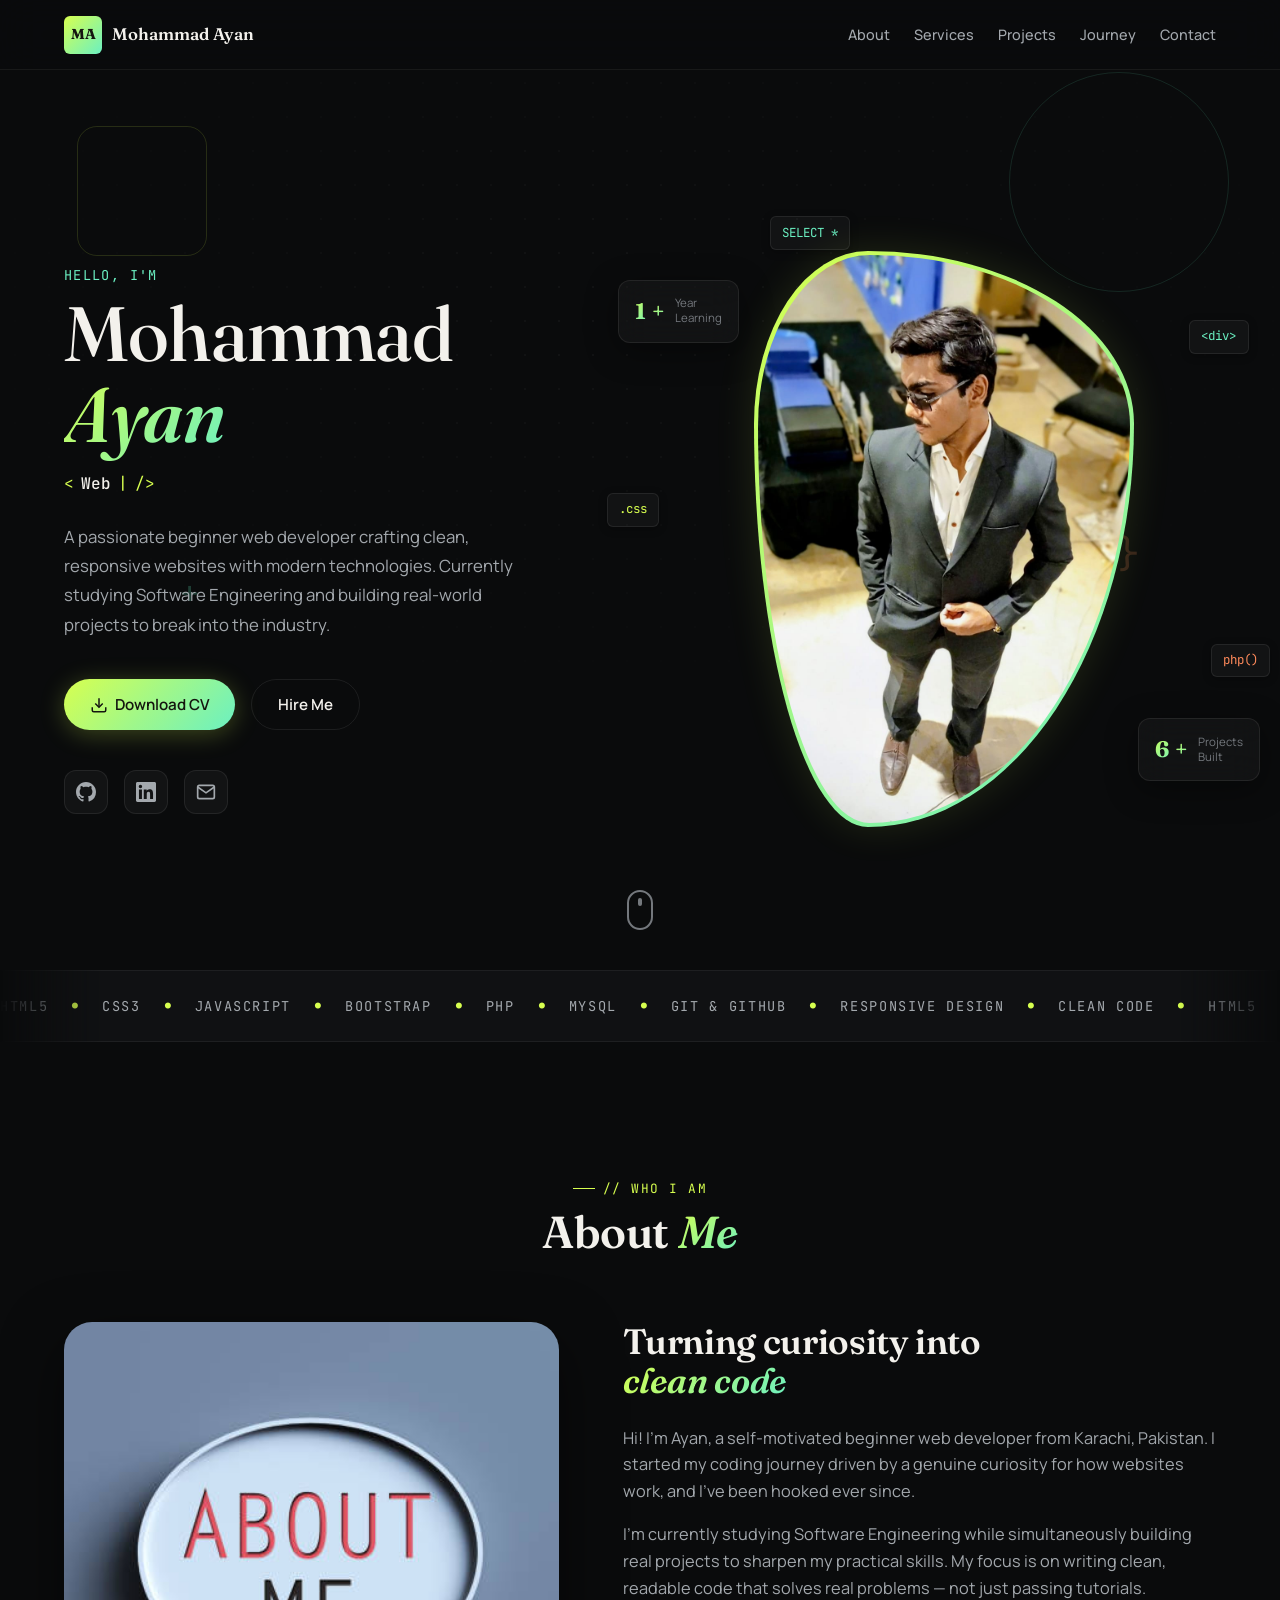
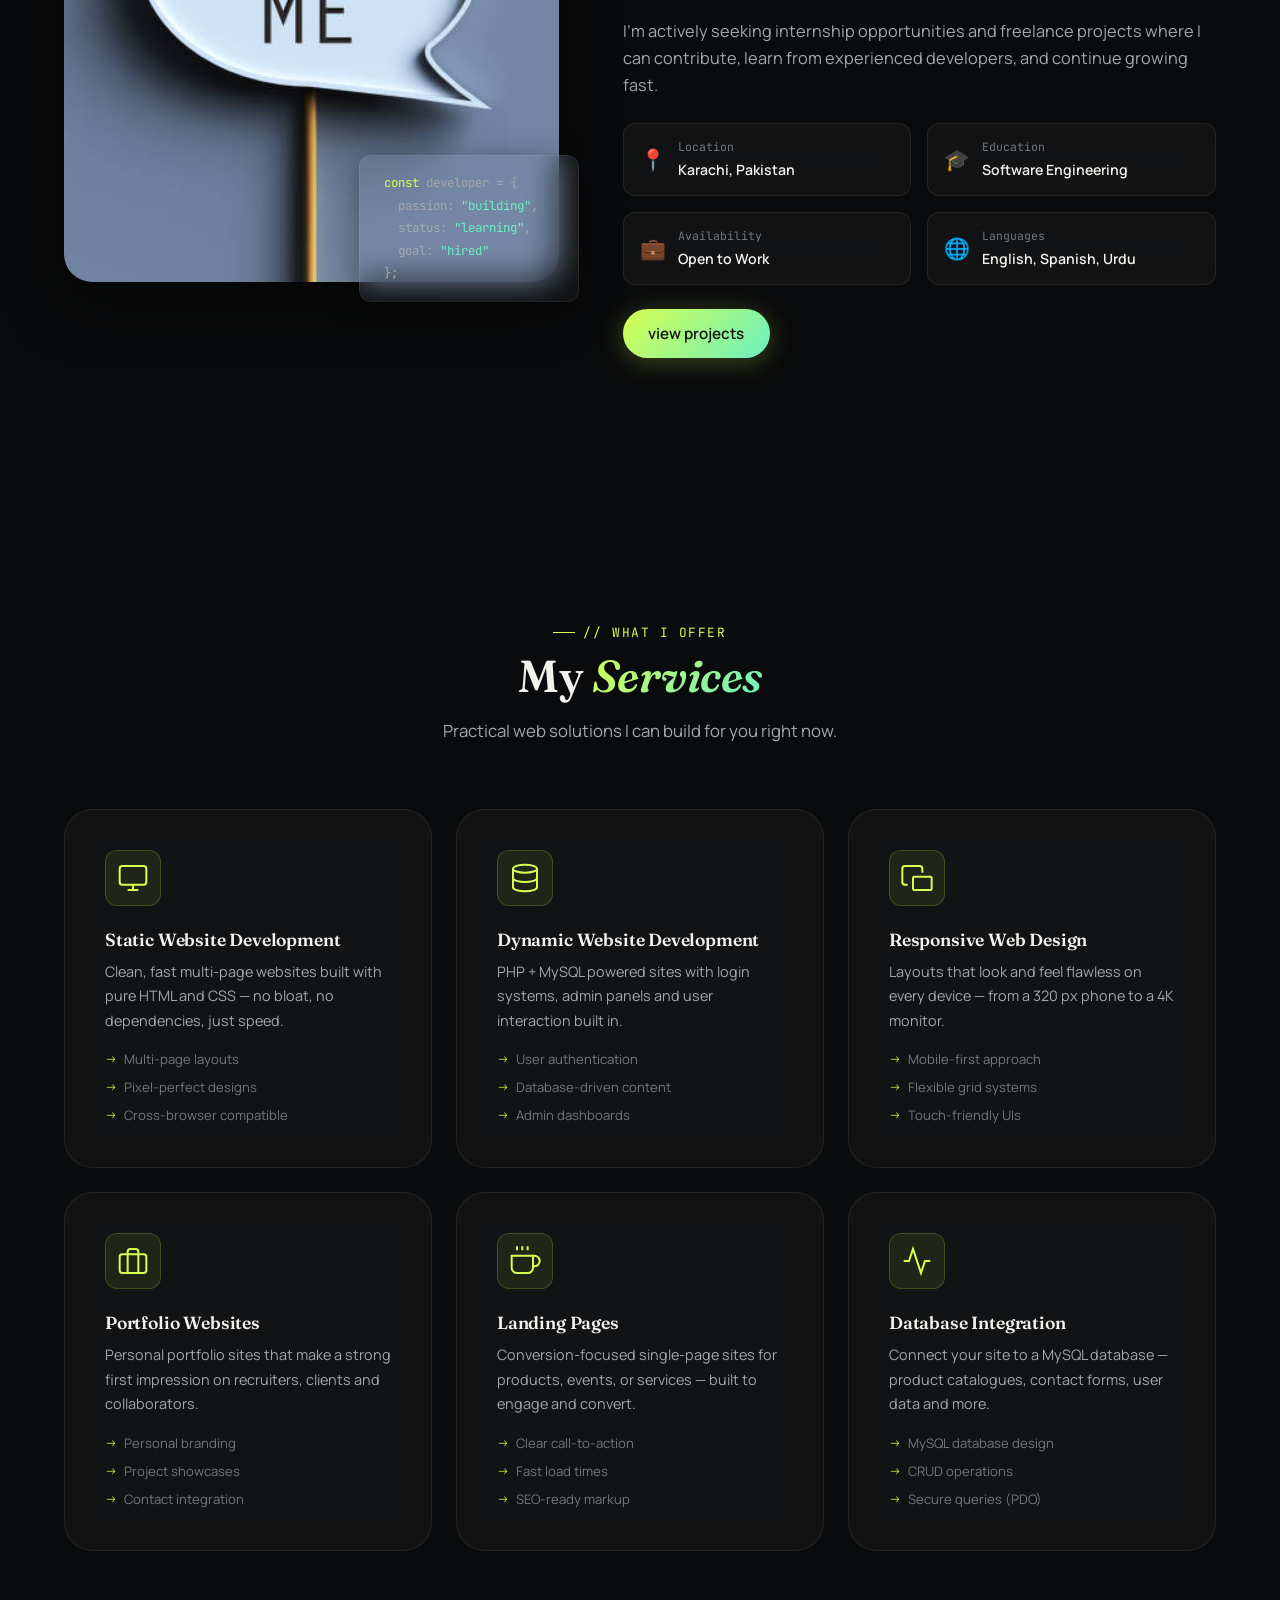
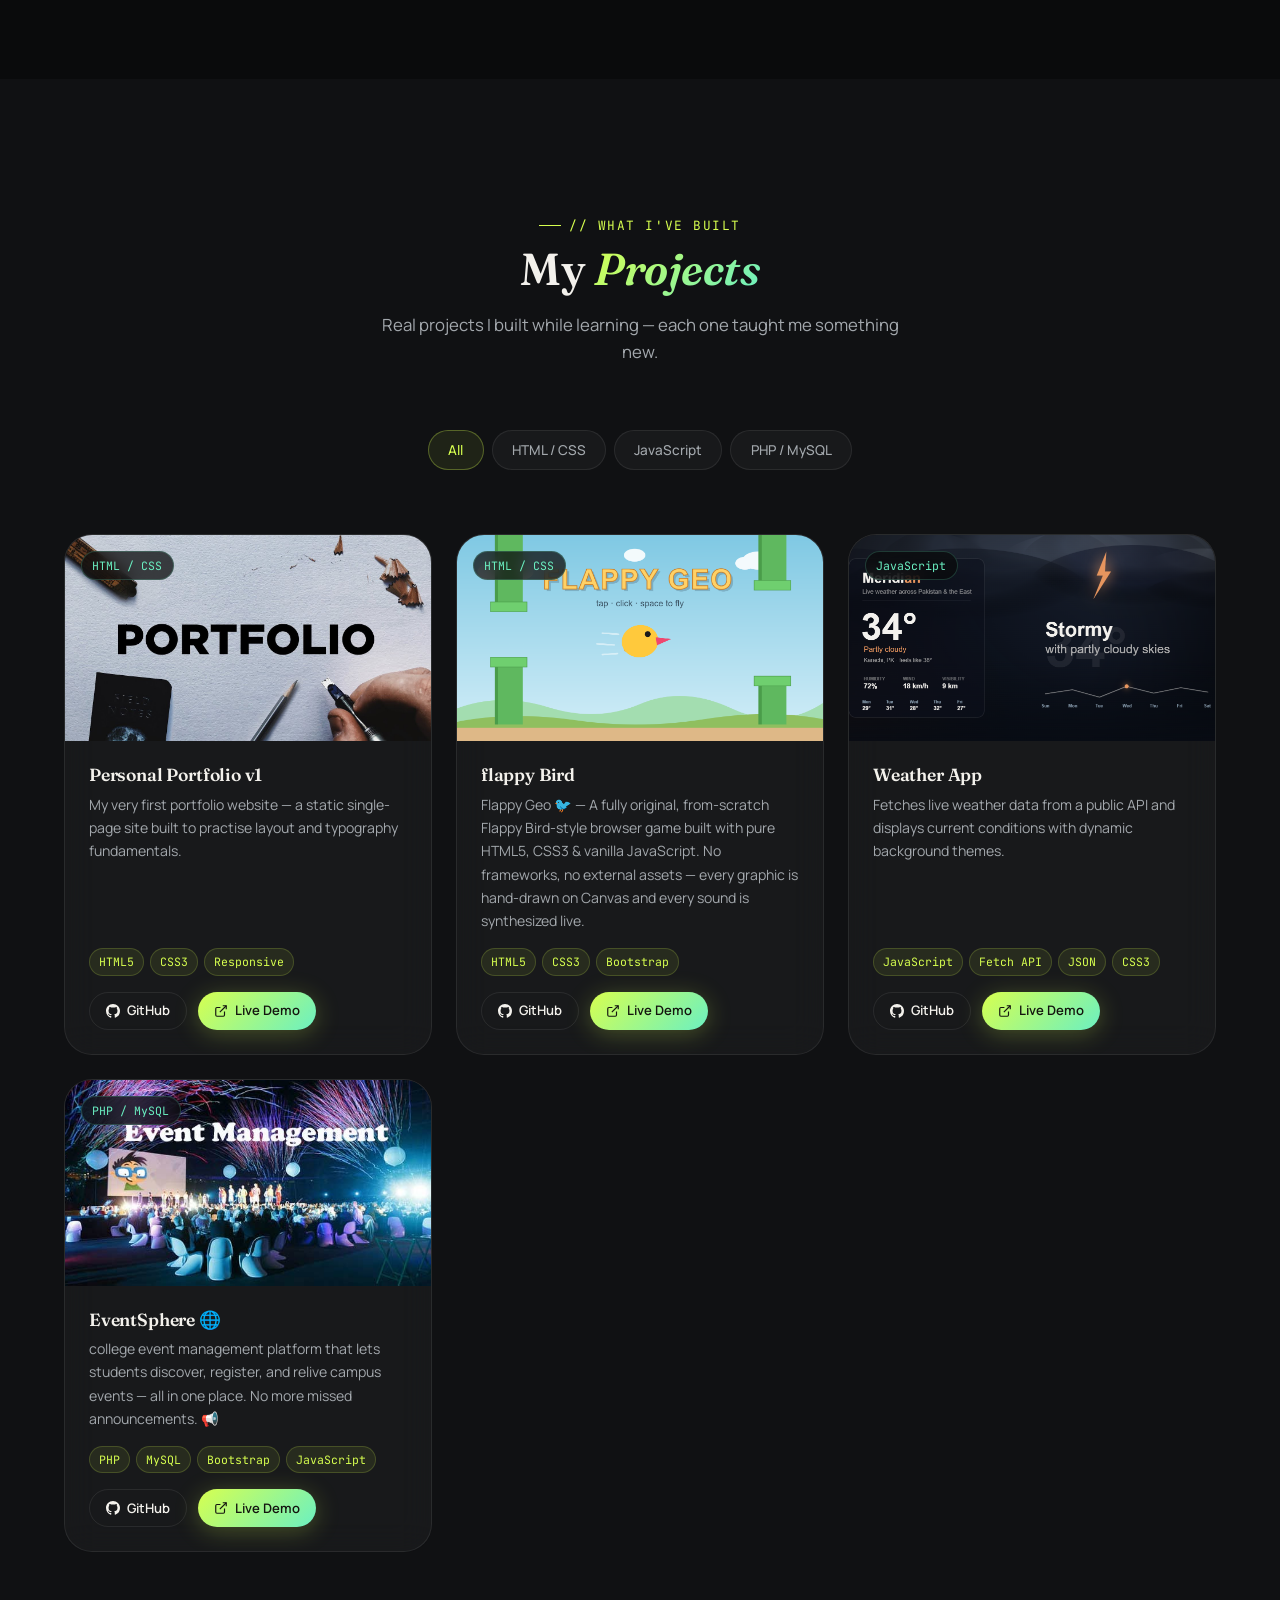
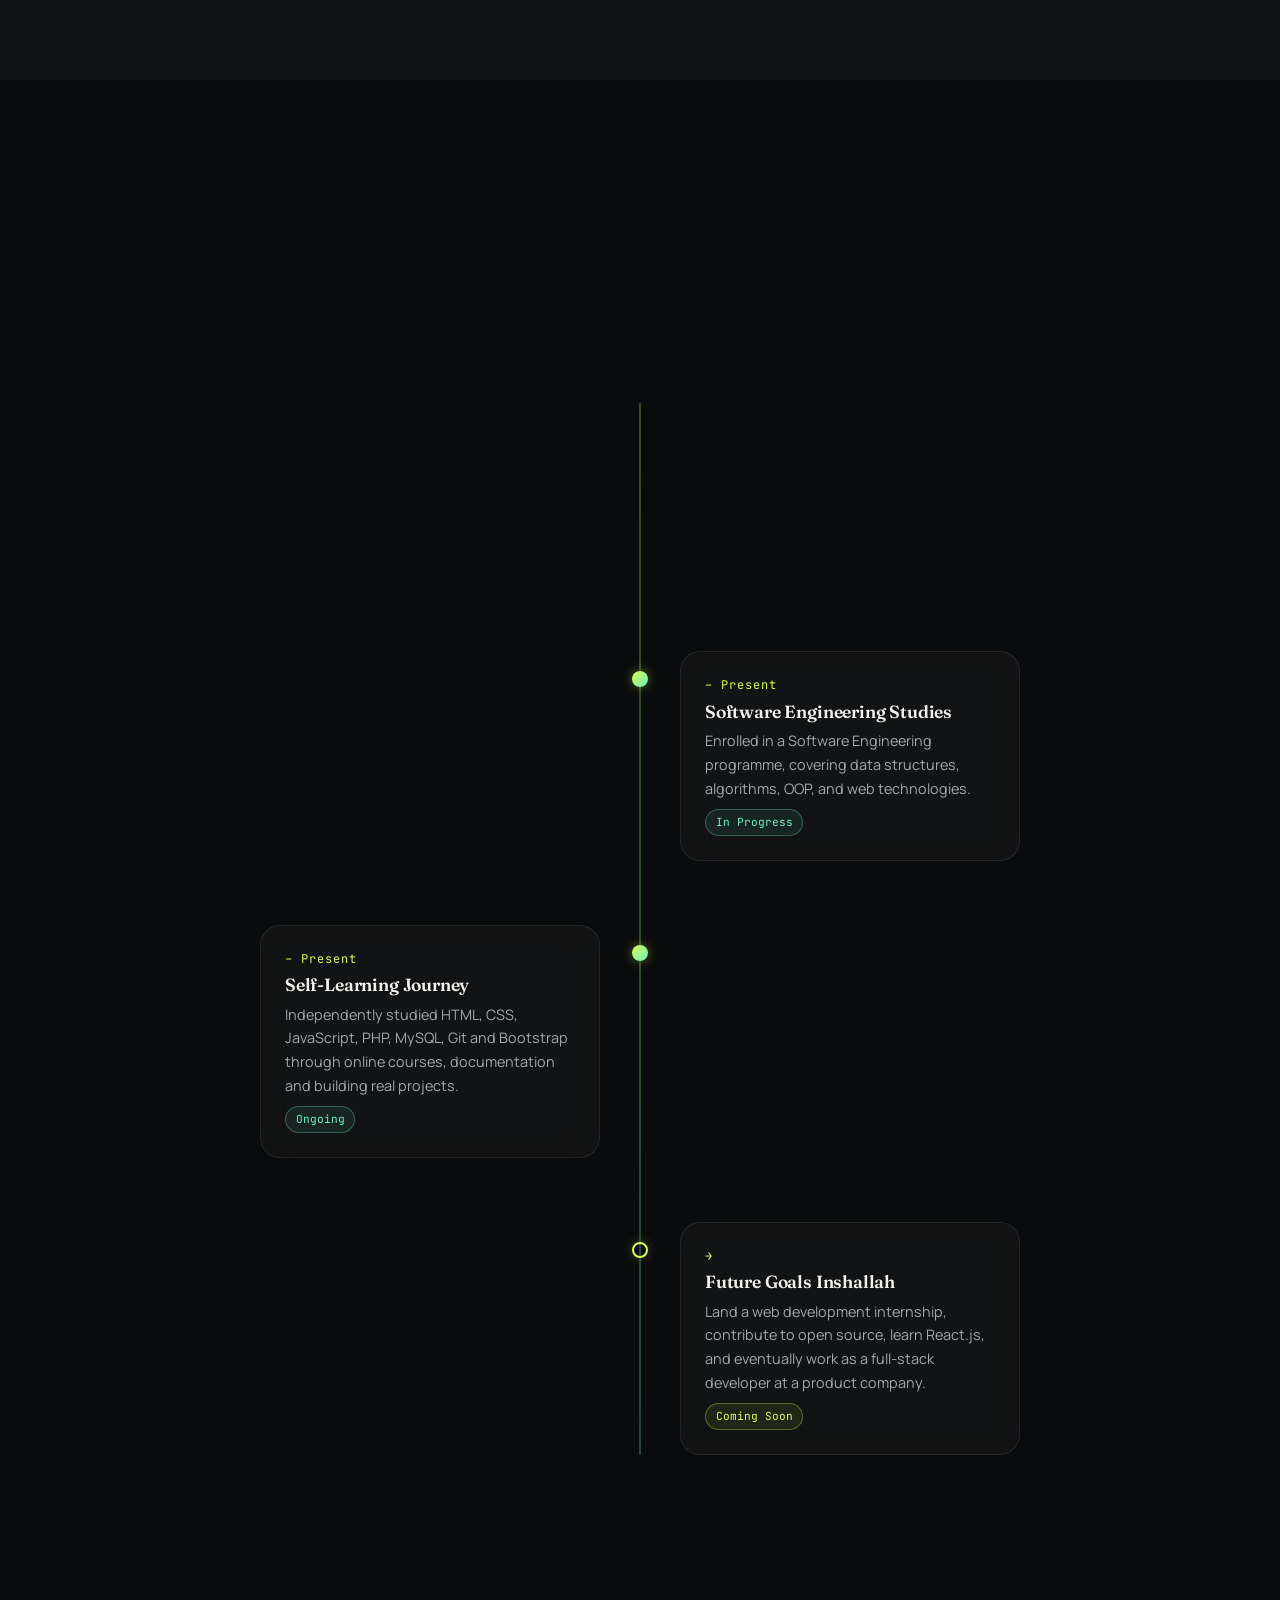
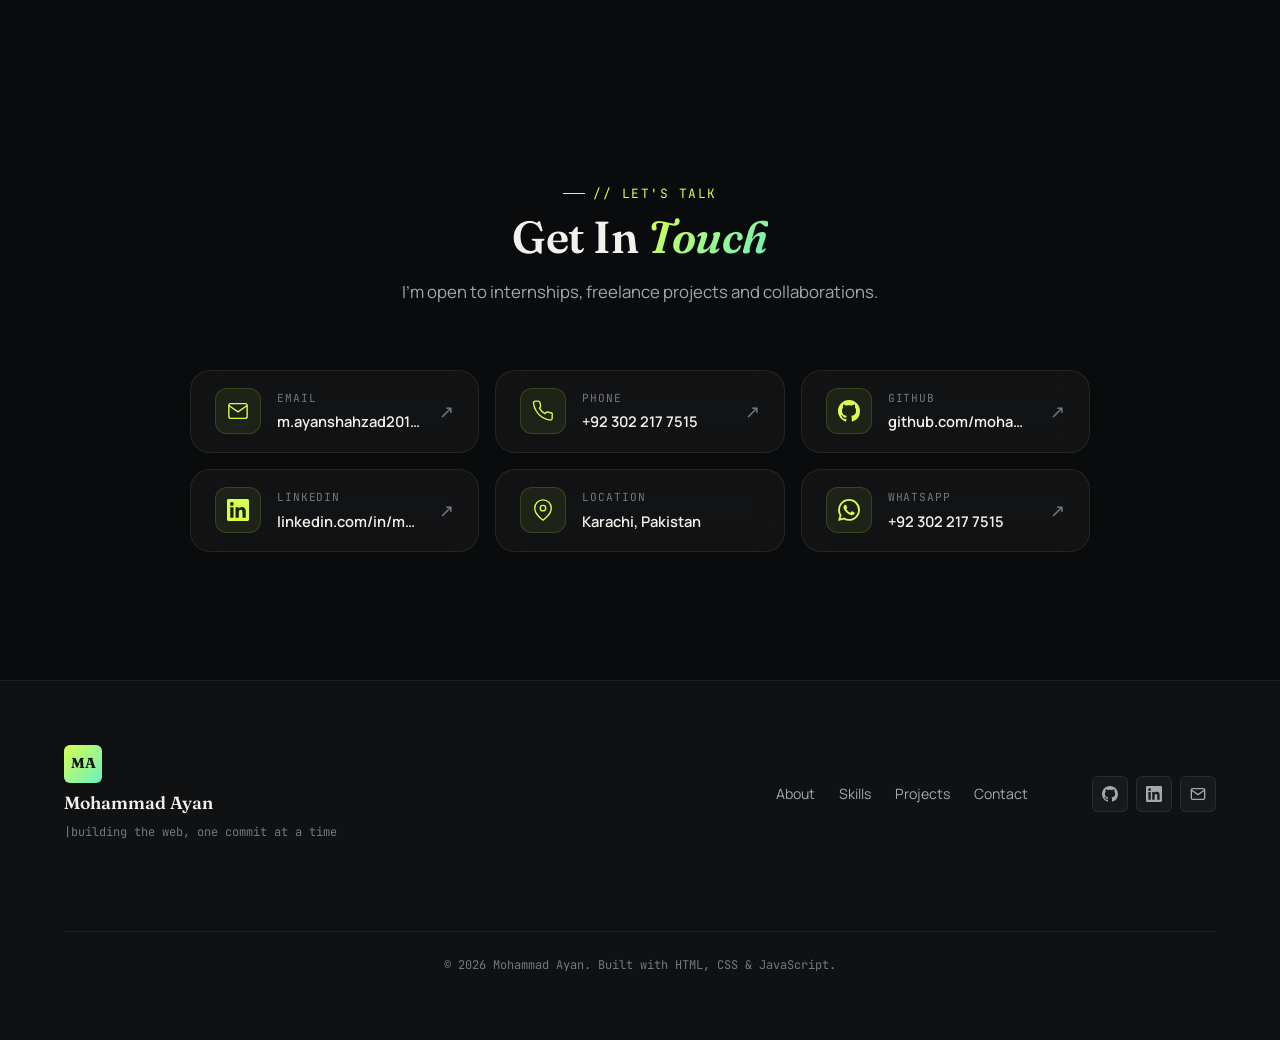
<file: index.html>
<!DOCTYPE html>
<html lang="en">
<head>
  <meta charset="UTF-8" />
  <meta name="viewport" content="width=device-width, initial-scale=1.0" />

  <!-- ============================================================
       SEO META TAGS — update these with your real info
       ============================================================ -->
  <meta name="description" content="Mohammad Ayan — Beginner Web Developer specialising in HTML, CSS, JavaScript, PHP and MySQL. Open for internships and freelance projects." />
  <meta name="keywords" content="web developer, portfolio, HTML, CSS, JavaScript, PHP, MySQL, frontend, internship" />
  <meta name="author" content="Mohammad Ayan" />
  <meta name="robots" content="index, follow" />

  <!-- Open Graph -->
  <meta property="og:title" content="Mohammad Ayan — Web Developer Portfolio" />
  <meta property="og:description" content="Beginner web developer building clean, responsive websites." />
  <meta property="og:type" content="website" />
  <!-- ============================================================ -->

  <title>Mohammad Ayan — Web Developer Portfolio</title>

  <!-- Favicon — "AM" monogram, matches lime/mint accent -->
  <link rel="icon" type="image/svg+xml" href="data:image/svg+xml,%3Csvg%20xmlns%3D%27http%3A//www.w3.org/2000/svg%27%20viewBox%3D%270%200%2064%2064%27%3E%3Crect%20width%3D%2764%27%20height%3D%2764%27%20rx%3D%2716%27%20fill%3D%27%230a0f0c%27/%3E%3Cdefs%3E%3ClinearGradient%20id%3D%27g%27%20x1%3D%270%27%20y1%3D%270%27%20x2%3D%271%27%20y2%3D%271%27%3E%3Cstop%20offset%3D%270%27%20stop-color%3D%27%23baff29%27/%3E%3Cstop%20offset%3D%271%27%20stop-color%3D%27%233dfad0%27/%3E%3C/linearGradient%3E%3C/defs%3E%3Ctext%20x%3D%2732%27%20y%3D%2742%27%20font-family%3D%27JetBrains%20Mono%2C%20monospace%27%20font-weight%3D%27700%27%20font-size%3D%2724%27%20fill%3D%27url%28%23g%29%27%20text-anchor%3D%27middle%27%3E%26lt%3B/%26gt%3B%3C/text%3E%3C/svg%3E" />

  <!-- Google Fonts -->
  <link rel="preconnect" href="https://fonts.googleapis.com" />
  <link rel="preconnect" href="https://fonts.gstatic.com" crossorigin />
  <link href="https://fonts.googleapis.com/css2?family=Fraunces:ital,opsz,wght@0,9..144,300;0,9..144,500;0,9..144,600;0,9..144,700;1,9..144,400;1,9..144,500&family=Manrope:wght@300;400;500;600;700;800&family=JetBrains+Mono:wght@400;500&display=swap" rel="stylesheet" />

  <!-- Stylesheet — path: css/style.css -->
  <link rel="stylesheet" href="css/style.css" />
</head>
<body>

  <!-- Scroll progress indicator -->
  <div class="scroll-progress" aria-hidden="true"><div class="scroll-progress-bar" id="scroll-progress-bar"></div></div>

  <!-- Cursor glow (desktop only, decorative) -->
  <div class="cursor-glow" id="cursor-glow" aria-hidden="true"></div>

  <!-- ============================================================
       LOADING SCREEN
       ============================================================ -->
  <div id="loader" class="loader">
    <h1 class="loader-name">Mohammad Ayan</h1>
  </div>

  <!-- ============================================================
       AMBIENT BACKGROUND — dot grid + drifting outline shapes
       ============================================================ -->
  <div class="bg-blobs" aria-hidden="true">
    <div class="dot-grid"></div>
    <div class="shape shape-square"></div>
    <div class="shape shape-plus">+</div>
    <div class="shape shape-circle"></div>
    <div class="shape shape-bracket">{ }</div>
  </div>

  <!-- ============================================================
       NAVIGATION
       ============================================================ -->
  <header id="navbar" class="navbar">
    <div class="nav-container">
      <!-- ── LOGO / NAME — change "AM" and "Mohammad Ayan" -->
      <a href="#hero" class="nav-logo" aria-label="Mohammad Ayan – home">
        <span class="logo-mark">MA</span>
        <span class="logo-name">Mohammad Ayan</span>
      </a>

      <!-- Desktop nav links -->
      <nav class="nav-links" aria-label="Primary navigation">
        <a href="#about"        class="nav-link" data-section="about">About</a>
        <a href="#services"     class="nav-link" data-section="services">Services</a>
        <a href="#projects"     class="nav-link" data-section="projects">Projects</a>
        <a href="#journey"      class="nav-link" data-section="journey">Journey</a>
        <a href="#contact"      class="nav-link" data-section="contact">Contact</a>
      </nav>

      <!-- Hamburger (mobile) -->
      <button class="hamburger" id="hamburger" aria-label="Toggle menu" aria-expanded="false" aria-controls="mobile-menu">
        <span></span><span></span><span></span>
      </button>
    </div>

    <!-- Mobile menu -->
    <nav id="mobile-menu" class="mobile-menu" aria-label="Mobile navigation" hidden>
      <a href="#about"          class="mobile-link">About</a>
      <a href="#services"       class="mobile-link">Services</a>
      <a href="#projects"       class="mobile-link">Projects</a>
      <a href="#journey"        class="mobile-link">Journey</a>
      <a href="#contact"        class="mobile-link">Contact</a>
    </nav>
  </header>

  <main>

    <!-- ============================================================
         HERO SECTION
         ============================================================ -->
    <section id="hero" class="hero section">
      <div class="container hero-grid">

        <!-- Left: text content -->
        <div class="hero-content reveal-left">
          <p class="hero-eyebrow mono">Hello, I'm</p>

          <!-- ── CHANGE YOUR NAME HERE -->
          <h1 class="hero-name">Mohammad<br /><span class="gradient-text">Ayan</span></h1>

          <!-- ── ROLES — edit the data-roles list to change what cycles here -->
          <p class="hero-title mono">
            <span class="hero-title-prefix">&lt;</span>
            <span id="typed-text" class="typed-text" data-roles="Web Developer,Frontend Enthusiast,Problem Solver,Lifelong Learner"></span><span class="typed-cursor">|</span>
            <span class="hero-title-prefix">/&gt;</span>
          </p>

          <!-- ── CHANGE YOUR BIO HERE -->
          <p class="hero-bio">
            A passionate beginner web developer crafting clean, responsive websites
            with modern technologies. Currently studying Software Engineering and
            building real-world projects to break into the industry.
          </p>

          <!-- CTA buttons -->
          <div class="hero-actions">
            <!-- ── Resume path: assets/resume/resume.pdf -->
            <a href="assets/resume/resume.pdf" download class="btn btn-primary" target="_blank">
              <svg width="18" height="18" viewBox="0 0 24 24" fill="none" stroke="currentColor" stroke-width="2"><path d="M21 15v4a2 2 0 0 1-2 2H5a2 2 0 0 1-2-2v-4"/><polyline points="7 10 12 15 17 10"/><line x1="12" y1="15" x2="12" y2="3"/></svg>
              Download CV
            </a>
            <a href="#contact" class="btn btn-ghost">Hire Me</a>
          </div>

          <!-- Social links — UPDATE HREFS with your real profiles -->
          <div class="hero-socials">
            <!-- GitHub — change href -->
            <a href="https://github.com/mohammadayan513" target="_blank" rel="noopener noreferrer" class="social-link" aria-label="GitHub">
              <svg viewBox="0 0 24 24" fill="currentColor"><path d="M12 0C5.37 0 0 5.37 0 12c0 5.31 3.435 9.795 8.205 11.385.6.105.825-.255.825-.57 0-.285-.015-1.23-.015-2.235-3.015.555-3.795-.735-4.035-1.41-.135-.345-.72-1.41-1.23-1.695-.42-.225-1.02-.78-.015-.795.945-.015 1.62.87 1.845 1.23 1.08 1.815 2.805 1.305 3.495.99.105-.78.42-1.305.765-1.605-2.67-.3-5.46-1.335-5.46-5.925 0-1.305.465-2.385 1.23-3.225-.12-.3-.54-1.53.12-3.18 0 0 1.005-.315 3.3 1.23.96-.27 1.98-.405 3-.405s2.04.135 3 .405c2.295-1.56 3.3-1.23 3.3-1.23.66 1.65.24 2.88.12 3.18.765.84 1.23 1.905 1.23 3.225 0 4.605-2.805 5.625-5.475 5.925.435.375.81 1.095.81 2.22 0 1.605-.015 2.895-.015 3.3 0 .315.225.69.825.57A12.02 12.02 0 0 0 24 12c0-6.63-5.37-12-12-12z"/></svg>
            </a>
            <!-- LinkedIn — change href -->
            <a href="https://www.linkedin.com/in/mohammad-ayan-b614b03a1/" target="_blank" rel="noopener noreferrer" class="social-link" aria-label="LinkedIn">
              <svg viewBox="0 0 24 24" fill="currentColor"><path d="M20.447 20.452h-3.554v-5.569c0-1.328-.027-3.037-1.852-3.037-1.853 0-2.136 1.445-2.136 2.939v5.667H9.351V9h3.414v1.561h.046c.477-.9 1.637-1.85 3.37-1.85 3.601 0 4.267 2.37 4.267 5.455v6.286zM5.337 7.433a2.062 2.062 0 0 1-2.063-2.065 2.064 2.064 0 1 1 2.063 2.065zm1.782 13.019H3.555V9h3.564v11.452zM22.225 0H1.771C.792 0 0 .774 0 1.729v20.542C0 23.227.792 24 1.771 24h20.451C23.2 24 24 23.227 24 22.271V1.729C24 .774 23.2 0 22.222 0h.003z"/></svg>
            </a>
            <!-- Email — change href -->
            <a href="mailto:m.ayanshahzad2010@gmail.com" class="social-link" aria-label="Email">
              <svg viewBox="0 0 24 24" fill="none" stroke="currentColor" stroke-width="2"><path d="M4 4h16c1.1 0 2 .9 2 2v12c0 1.1-.9 2-2 2H4c-1.1 0-2-.9-2-2V6c0-1.1.9-2 2-2z"/><polyline points="22,6 12,13 2,6"/></svg>
            </a>
          </div>
        </div>

        <!-- Right: profile image -->
        <div class="hero-image-wrap reveal-right">
          <div class="hero-image-ring">
            <!--
              PROFILE IMAGE — replace src with images/profile.jpg
              Keep width/height attributes for performance
            -->
            <img
              src="images/profile.jpg"
              alt="Mohammad Ayan — Web Developer profile photo"
              class="hero-img"
              width="400"
              height="400"
              loading="eager"
              onerror="this.style.display='none'; this.nextElementSibling.style.display='flex';"
            />
            <!-- Fallback placeholder shown if image is missing -->
            <div class="img-placeholder" style="display:none;" aria-hidden="true">
              <svg width="80" height="80" viewBox="0 0 24 24" fill="none" stroke="currentColor" stroke-width="1"><path d="M20 21v-2a4 4 0 0 0-4-4H8a4 4 0 0 0-4 4v2"/><circle cx="12" cy="7" r="4"/></svg>
              <span>profile.jpg</span>
            </div>
          </div>
          <!-- Floating code-tag decorations -->
          <span class="float-tag tag-1 mono">&lt;div&gt;</span>
          <span class="float-tag tag-2 mono">.css</span>
          <span class="float-tag tag-3 mono">php()</span>
          <span class="float-tag tag-4 mono">SELECT *</span>

          <!-- Floating badges -->
          <div class="badge badge-tl">
            <span class="badge-num counter" data-count="1">0</span><span class="badge-plus">+</span>
            <span class="badge-label">Year<br/>Learning</span>
          </div>
          <div class="badge badge-br">
            <span class="badge-num counter" data-count="6">0</span><span class="badge-plus">+</span>
            <span class="badge-label">Projects<br/>Built</span>
          </div>
        </div>

      </div>

      <!-- Scroll indicator -->
      <a href="#about" class="scroll-indicator" aria-label="Scroll to about section">
        <div class="scroll-mouse">
          <div class="scroll-wheel"></div>
        </div>
      </a>
    </section>

    <!-- ============================================================
         TECH MARQUEE — decorative scrolling strip
         ── To edit: change the words inside .marquee-track spans.
            The track is duplicated once in HTML for a seamless loop.
         ============================================================ -->
    <div class="marquee" aria-hidden="true">
      <div class="marquee-track">
        <span>HTML5</span><span class="dot">●</span>
        <span>CSS3</span><span class="dot">●</span>
        <span>JAVASCRIPT</span><span class="dot">●</span>
        <span>BOOTSTRAP</span><span class="dot">●</span>
        <span>PHP</span><span class="dot">●</span>
        <span>MYSQL</span><span class="dot">●</span>
        <span>GIT &amp; GITHUB</span><span class="dot">●</span>
        <span>RESPONSIVE DESIGN</span><span class="dot">●</span>
        <span>CLEAN CODE</span><span class="dot">●</span>
        <!-- duplicate for seamless loop -->
        <span>HTML5</span><span class="dot">●</span>
        <span>CSS3</span><span class="dot">●</span>
        <span>JAVASCRIPT</span><span class="dot">●</span>
        <span>BOOTSTRAP</span><span class="dot">●</span>
        <span>PHP</span><span class="dot">●</span>
        <span>MYSQL</span><span class="dot">●</span>
        <span>GIT &amp; GITHUB</span><span class="dot">●</span>
        <span>RESPONSIVE DESIGN</span><span class="dot">●</span>
        <span>CLEAN CODE</span><span class="dot">●</span>
      </div>
    </div>

    <!-- ============================================================
         ABOUT SECTION
         ============================================================ -->
    <section id="about" class="about section">
      <div class="container">
        <div class="section-header reveal-up">
          <p class="section-eyebrow mono">// who I am</p>
          <h2 class="section-title">About <span class="gradient-text">Me</span></h2>
        </div>

        <div class="about-grid">
          <!-- Image column -->
          <div class="about-image-wrap reveal-left">
            <!--
              ABOUT IMAGE — replace with images/about.jpg
            -->
            <img
              src="images/about.jpg"
              alt="Mohammad Ayan working at a desk"
              class="about-img"
              width="480"
              height="560"
              loading="lazy"
              onerror="this.style.display='none'; this.nextElementSibling.style.display='flex';"
            />
            <div class="img-placeholder img-placeholder--tall" style="display:none;" aria-hidden="true">
              <svg width="60" height="60" viewBox="0 0 24 24" fill="none" stroke="currentColor" stroke-width="1"><rect x="3" y="3" width="18" height="18" rx="2"/><circle cx="8.5" cy="8.5" r="1.5"/><polyline points="21 15 16 10 5 21"/></svg>
              <span>about.jpg</span>
            </div>
            <!-- Decorative code snippet card -->
            <div class="code-card glass">
              <p class="mono code-snippet"><span class="code-keyword">const</span> developer = {<br/>
              &nbsp;&nbsp;passion: <span class="code-string">"building"</span>,<br/>
              &nbsp;&nbsp;status: <span class="code-string">"learning"</span>,<br/>
              &nbsp;&nbsp;goal: <span class="code-string">"hired"</span><br/>
              };</p>
            </div>
          </div>

          <!-- Text column -->
          <div class="about-content reveal-right">
            <!-- ── UPDATE THIS BIO TEXT -->
            <h3 class="about-heading">Turning curiosity into<br/><span class="gradient-text">clean code</span></h3>
            <p class="about-text">
              Hi! I'm Ayan, a self-motivated beginner web developer from Karachi, Pakistan.
              I started my coding journey driven by a genuine curiosity for how websites work,
              and I've been hooked ever since.
            </p>
            <p class="about-text">
              I'm currently studying Software Engineering while simultaneously building real
              projects to sharpen my practical skills. My focus is on writing clean, readable
              code that solves real problems — not just passing tutorials.
            </p>
            <p class="about-text">
              I'm actively seeking internship opportunities and freelance projects where I can
              contribute, learn from experienced developers, and continue growing fast.
            </p>

            <!-- Quick facts -->
            <div class="about-facts">
              <!-- ── UPDATE EACH FACT -->
              <div class="fact-item glass">
                <span class="fact-icon">📍</span>
                <div>
                  <p class="fact-label">Location</p>
                  <p class="fact-value">Karachi, Pakistan</p>
                </div>
              </div>
              <div class="fact-item glass">
                <span class="fact-icon">🎓</span>
                <div>
                  <p class="fact-label">Education</p>
                  <p class="fact-value">Software Engineering</p>
                </div>
              </div>
              <div class="fact-item glass">
                <span class="fact-icon">💼</span>
                <div>
                  <p class="fact-label">Availability</p>
                  <p class="fact-value">Open to Work</p>
                </div>
              </div>
              <div class="fact-item glass">
                <span class="fact-icon">🌐</span>
                <div>
                  <p class="fact-label">Languages</p>
                  <p class="fact-value">English, Spanish, Urdu</p>
                </div>
              </div>
            </div>

            <a href="#projects" download class="btn btn-primary mt-md">view projects</a>
          </div>
        </div>
      </div>
    </section>

    <!-- ============================================================
         SERVICES SECTION
         ── To add a service: duplicate a .service-card block.
         ============================================================ -->
    <section id="services" class="services section">
      <div class="container">
        <div class="section-header reveal-up">
          <p class="section-eyebrow mono">// what I offer</p>
          <h2 class="section-title">My <span class="gradient-text">Services</span></h2>
          <p class="section-sub">Practical web solutions I can build for you right now.</p>
        </div>

        <div class="services-grid">

          <div class="service-card glass reveal-up">
            <div class="service-icon">
              <svg width="32" height="32" viewBox="0 0 24 24" fill="none" stroke="currentColor" stroke-width="1.5"><rect x="2" y="3" width="20" height="14" rx="2"/><line x1="8" y1="21" x2="16" y2="21"/><line x1="12" y1="17" x2="12" y2="21"/></svg>
            </div>
            <h3 class="service-title">Static Website Development</h3>
            <p class="service-desc">Clean, fast multi-page websites built with pure HTML and CSS — no bloat, no dependencies, just speed.</p>
            <ul class="service-list">
              <li>Multi-page layouts</li>
              <li>Pixel-perfect designs</li>
              <li>Cross-browser compatible</li>
            </ul>
          </div>

          <div class="service-card glass reveal-up">
            <div class="service-icon">
              <svg width="32" height="32" viewBox="0 0 24 24" fill="none" stroke="currentColor" stroke-width="1.5"><ellipse cx="12" cy="5" rx="9" ry="3"/><path d="M21 12c0 1.66-4 3-9 3s-9-1.34-9-3"/><path d="M3 5v14c0 1.66 4 3 9 3s9-1.34 9-3V5"/></svg>
            </div>
            <h3 class="service-title">Dynamic Website Development</h3>
            <p class="service-desc">PHP + MySQL powered sites with login systems, admin panels and user interaction built in.</p>
            <ul class="service-list">
              <li>User authentication</li>
              <li>Database-driven content</li>
              <li>Admin dashboards</li>
            </ul>
          </div>

          <div class="service-card glass reveal-up">
            <div class="service-icon">
              <svg width="32" height="32" viewBox="0 0 24 24" fill="none" stroke="currentColor" stroke-width="1.5"><path d="M5 17H3a2 2 0 0 1-2-2V5a2 2 0 0 1 2-2h11a2 2 0 0 1 2 2v3"/><rect x="9" y="11" width="14" height="10" rx="1"/></svg>
            </div>
            <h3 class="service-title">Responsive Web Design</h3>
            <p class="service-desc">Layouts that look and feel flawless on every device — from a 320 px phone to a 4K monitor.</p>
            <ul class="service-list">
              <li>Mobile-first approach</li>
              <li>Flexible grid systems</li>
              <li>Touch-friendly UIs</li>
            </ul>
          </div>

          <div class="service-card glass reveal-up">
            <div class="service-icon">
              <svg width="32" height="32" viewBox="0 0 24 24" fill="none" stroke="currentColor" stroke-width="1.5"><path d="M20 7H4a2 2 0 0 0-2 2v10a2 2 0 0 0 2 2h16a2 2 0 0 0 2-2V9a2 2 0 0 0-2-2z"/><path d="M16 21V5a2 2 0 0 0-2-2h-4a2 2 0 0 0-2 2v16"/></svg>
            </div>
            <h3 class="service-title">Portfolio Websites</h3>
            <p class="service-desc">Personal portfolio sites that make a strong first impression on recruiters, clients and collaborators.</p>
            <ul class="service-list">
              <li>Personal branding</li>
              <li>Project showcases</li>
              <li>Contact integration</li>
            </ul>
          </div>

          <div class="service-card glass reveal-up">
            <div class="service-icon">
              <svg width="32" height="32" viewBox="0 0 24 24" fill="none" stroke="currentColor" stroke-width="1.5"><path d="M18 8h1a4 4 0 0 1 0 8h-1"/><path d="M2 8h16v9a4 4 0 0 1-4 4H6a4 4 0 0 1-4-4V8z"/><line x1="6" y1="1" x2="6" y2="4"/><line x1="10" y1="1" x2="10" y2="4"/><line x1="14" y1="1" x2="14" y2="4"/></svg>
            </div>
            <h3 class="service-title">Landing Pages</h3>
            <p class="service-desc">Conversion-focused single-page sites for products, events, or services — built to engage and convert.</p>
            <ul class="service-list">
              <li>Clear call-to-action</li>
              <li>Fast load times</li>
              <li>SEO-ready markup</li>
            </ul>
          </div>

          <div class="service-card glass reveal-up">
            <div class="service-icon">
              <svg width="32" height="32" viewBox="0 0 24 24" fill="none" stroke="currentColor" stroke-width="1.5"><polyline points="22 12 18 12 15 21 9 3 6 12 2 12"/></svg>
            </div>
            <h3 class="service-title">Database Integration</h3>
            <p class="service-desc">Connect your site to a MySQL database — product catalogues, contact forms, user data and more.</p>
            <ul class="service-list">
              <li>MySQL database design</li>
              <li>CRUD operations</li>
              <li>Secure queries (PDO)</li>
            </ul>
          </div>

        </div>
      </div>
    </section>

    <!-- ============================================================
         PROJECTS SECTION
         ── To add a project: copy one entire .project-card block,
            paste it after the last card, and update:
              1. src on <img> → e.g. images/project7.jpg
              2. alt text
              3. .proj-cat text
              4. h3 title
              5. p description
              6. .tag spans
              7. href on GitHub and Live Demo buttons
         ============================================================ -->
    <section id="projects" class="projects section">
      <div class="container">
        <div class="section-header reveal-up">
          <p class="section-eyebrow mono">// what I've built</p>
          <h2 class="section-title">My <span class="gradient-text">Projects</span></h2>
          <p class="section-sub">Real projects I built while learning — each one taught me something new.</p>
        </div>

        <!-- Filter buttons -->
        <div class="proj-filters reveal-up">
          <button class="filter-btn active" data-filter="all">All</button>
          <button class="filter-btn" data-filter="html-css">HTML / CSS</button>
          <button class="filter-btn" data-filter="javascript">JavaScript</button>
          <button class="filter-btn" data-filter="php-mysql">PHP / MySQL</button>
        </div>

        <div class="projects-grid" id="projects-grid">

          <!-- ══ PROJECT CARD 1 ══════════════════════════════════════
               Image: images/project1.jpg
               ═════════════════════════════════════════════════════ -->
          <article class="project-card glass reveal-up" data-category="html-css">
            <div class="proj-img-wrap">
              <img
                src="images/project1.jpg"
                alt="Personal Portfolio Website screenshot"
                class="proj-img"
                width="600"
                height="360"
                loading="lazy"
                onerror="this.style.display='none'; this.nextElementSibling.style.display='flex';"
              />
              <div class="img-placeholder img-placeholder--proj" style="display:none;" aria-hidden="true">
                <svg width="40" height="40" viewBox="0 0 24 24" fill="none" stroke="currentColor" stroke-width="1"><rect x="3" y="3" width="18" height="18" rx="2"/><circle cx="8.5" cy="8.5" r="1.5"/><polyline points="21 15 16 10 5 21"/></svg>
                <span>project1.jpg</span>
              </div>
              <span class="proj-cat">HTML / CSS</span>
            </div>
            <div class="proj-body">
              <h3 class="proj-title">Personal Portfolio v1</h3>
              <p class="proj-desc">My very first portfolio website — a static single-page site built to practise layout and typography fundamentals.</p>
              <div class="proj-tags">
                <span class="tag">HTML5</span>
                <span class="tag">CSS3</span>
                <span class="tag">Responsive</span>
              </div>
              <div class="proj-actions">
                <!-- ── UPDATE GitHub link -->
                <a href="https://github.com/mohammadayan513" target="_blank" rel="noopener noreferrer" class="btn btn-sm btn-ghost">
                  <svg width="14" height="14" viewBox="0 0 24 24" fill="currentColor"><path d="M12 0C5.37 0 0 5.37 0 12c0 5.31 3.435 9.795 8.205 11.385.6.105.825-.255.825-.57 0-.285-.015-1.23-.015-2.235-3.015.555-3.795-.735-4.035-1.41-.135-.345-.72-1.41-1.23-1.695-.42-.225-1.02-.78-.015-.795.945-.015 1.62.87 1.845 1.23 1.08 1.815 2.805 1.305 3.495.99.105-.78.42-1.305.765-1.605-2.67-.3-5.46-1.335-5.46-5.925 0-1.305.465-2.385 1.23-3.225-.12-.3-.54-1.53.12-3.18 0 0 1.005-.315 3.3 1.23.96-.27 1.98-.405 3-.405s2.04.135 3 .405c2.295-1.56 3.3-1.23 3.3-1.23.66 1.65.24 2.88.12 3.18.765.84 1.23 1.905 1.23 3.225 0 4.605-2.805 5.625-5.475 5.925.435.375.81 1.095.81 2.22 0 1.605-.015 2.895-.015 3.3 0 .315.225.69.825.57A12.02 12.02 0 0 0 24 12c0-6.63-5.37-12-12-12z"/></svg>
                  GitHub
                </a>
                <!-- ── UPDATE Live Demo link -->
                <a href="#" target="_blank" rel="noopener noreferrer" class="btn btn-sm btn-primary">
                  <svg width="14" height="14" viewBox="0 0 24 24" fill="none" stroke="currentColor" stroke-width="2"><path d="M18 13v6a2 2 0 0 1-2 2H5a2 2 0 0 1-2-2V8a2 2 0 0 1 2-2h6"/><polyline points="15 3 21 3 21 9"/><line x1="10" y1="14" x2="21" y2="3"/></svg>
                  Live Demo
                </a>
              </div>
            </div>
          </article>
          <!-- ══ END PROJECT CARD 1 ══════════════════════════════════ -->

          <!-- ══ PROJECT CARD 3 ══════════════════════════════════════
               Image: images/project3.jpg
               ═════════════════════════════════════════════════════ -->
          <article class="project-card glass reveal-up" data-category="html-css">
            <div class="proj-img-wrap">
              <img
                src="images/project3.jpg"
                alt="Restaurant Landing Page screenshot"
                class="proj-img"
                width="600"
                height="360"
                loading="lazy"
                onerror="this.style.display='none'; this.nextElementSibling.style.display='flex';"
              />
              <div class="img-placeholder img-placeholder--proj" style="display:none;" aria-hidden="true">
                <svg width="40" height="40" viewBox="0 0 24 24" fill="none" stroke="currentColor" stroke-width="1"><rect x="3" y="3" width="18" height="18" rx="2"/><circle cx="8.5" cy="8.5" r="1.5"/><polyline points="21 15 16 10 5 21"/></svg>
                <span>project3.jpg</span>
              </div>
              <span class="proj-cat">HTML / CSS</span>
            </div>
            <div class="proj-body">
              <h3 class="proj-title">flappy Bird</h3>
              <p class="proj-desc">Flappy Geo 🐦 — A fully original, from-scratch Flappy Bird-style browser game built with pure HTML5, CSS3 & vanilla JavaScript. No frameworks, no external assets — every graphic is hand-drawn on Canvas and every sound is synthesized live.</p>
              <div class="proj-tags">
                <span class="tag">HTML5</span>
                <span class="tag">CSS3</span>
                <span class="tag">Bootstrap</span>
              </div>
              <div class="proj-actions">
                <a href="https://github.com/mohammadayan513" target="_blank" rel="noopener noreferrer" class="btn btn-sm btn-ghost">
                  <svg width="14" height="14" viewBox="0 0 24 24" fill="currentColor"><path d="M12 0C5.37 0 0 5.37 0 12c0 5.31 3.435 9.795 8.205 11.385.6.105.825-.255.825-.57 0-.285-.015-1.23-.015-2.235-3.015.555-3.795-.735-4.035-1.41-.135-.345-.72-1.41-1.23-1.695-.42-.225-1.02-.78-.015-.795.945-.015 1.62.87 1.845 1.23 1.08 1.815 2.805 1.305 3.495.99.105-.78.42-1.305.765-1.605-2.67-.3-5.46-1.335-5.46-5.925 0-1.305.465-2.385 1.23-3.225-.12-.3-.54-1.53.12-3.18 0 0 1.005-.315 3.3 1.23.96-.27 1.98-.405 3-.405s2.04.135 3 .405c2.295-1.56 3.3-1.23 3.3-1.23.66 1.65.24 2.88.12 3.18.765.84 1.23 1.905 1.23 3.225 0 4.605-2.805 5.625-5.475 5.925.435.375.81 1.095.81 2.22 0 1.605-.015 2.895-.015 3.3 0 .315.225.69.825.57A12.02 12.02 0 0 0 24 12c0-6.63-5.37-12-12-12z"/></svg>
                  GitHub
                </a>
                <a href="https://mohammadayan513.github.io/flappy_geo/index%20(2).html" target="_blank" rel="noopener noreferrer" class="btn btn-sm btn-primary">
                  <svg width="14" height="14" viewBox="0 0 24 24" fill="none" stroke="currentColor" stroke-width="2"><path d="M18 13v6a2 2 0 0 1-2 2H5a2 2 0 0 1-2-2V8a2 2 0 0 1 2-2h6"/><polyline points="15 3 21 3 21 9"/><line x1="10" y1="14" x2="21" y2="3"/></svg>
                  Live Demo
                </a>
              </div>
            </div>
          </article>
          <!-- ══ END PROJECT CARD 3 ══════════════════════════════════ -->

          <!-- ══ PROJECT CARD 5 ══════════════════════════════════════
               Image: images/project5.jpg
               ═════════════════════════════════════════════════════ -->
          <article class="project-card glass reveal-up" data-category="javascript">
            <div class="proj-img-wrap">
              <img
                src="images/project5.jpg"
                alt="Weather App screenshot"
                class="proj-img"
                width="600"
                height="360"
                loading="lazy"
                onerror="this.style.display='none'; this.nextElementSibling.style.display='flex';"
              />
              <div class="img-placeholder img-placeholder--proj" style="display:none;" aria-hidden="true">
                <svg width="40" height="40" viewBox="0 0 24 24" fill="none" stroke="currentColor" stroke-width="1"><rect x="3" y="3" width="18" height="18" rx="2"/><circle cx="8.5" cy="8.5" r="1.5"/><polyline points="21 15 16 10 5 21"/></svg>
                <span>project5.jpg</span>
              </div>
              <span class="proj-cat">JavaScript</span>
            </div>
            <div class="proj-body">
              <h3 class="proj-title">Weather App</h3>
              <p class="proj-desc">Fetches live weather data from a public API and displays current conditions with dynamic background themes.</p>
              <div class="proj-tags">
                <span class="tag">JavaScript</span>
                <span class="tag">Fetch API</span>
                <span class="tag">JSON</span>
                <span class="tag">CSS3</span>
              </div>
              <div class="proj-actions">
                <a href="https://github.com/mohammadayan513" target="_blank" rel="noopener noreferrer" class="btn btn-sm btn-ghost">
                  <svg width="14" height="14" viewBox="0 0 24 24" fill="currentColor"><path d="M12 0C5.37 0 0 5.37 0 12c0 5.31 3.435 9.795 8.205 11.385.6.105.825-.255.825-.57 0-.285-.015-1.23-.015-2.235-3.015.555-3.795-.735-4.035-1.41-.135-.345-.72-1.41-1.23-1.695-.42-.225-1.02-.78-.015-.795.945-.015 1.62.87 1.845 1.23 1.08 1.815 2.805 1.305 3.495.99.105-.78.42-1.305.765-1.605-2.67-.3-5.46-1.335-5.46-5.925 0-1.305.465-2.385 1.23-3.225-.12-.3-.54-1.53.12-3.18 0 0 1.005-.315 3.3 1.23.96-.27 1.98-.405 3-.405s2.04.135 3 .405c2.295-1.56 3.3-1.23 3.3-1.23.66 1.65.24 2.88.12 3.18.765.84 1.23 1.905 1.23 3.225 0 4.605-2.805 5.625-5.475 5.925.435.375.81 1.095.81 2.22 0 1.605-.015 2.895-.015 3.3 0 .315.225.69.825.57A12.02 12.02 0 0 0 24 12c0-6.63-5.37-12-12-12z"/></svg>
                  GitHub
                </a>
                <a href="https://mohammadayan513.github.io/meridian__weatherSite/" target="_blank" rel="noopener noreferrer" class="btn btn-sm btn-primary">
                  <svg width="14" height="14" viewBox="0 0 24 24" fill="none" stroke="currentColor" stroke-width="2"><path d="M18 13v6a2 2 0 0 1-2 2H5a2 2 0 0 1-2-2V8a2 2 0 0 1 2-2h6"/><polyline points="15 3 21 3 21 9"/><line x1="10" y1="14" x2="21" y2="3"/></svg>
                  Live Demo
                </a>
              </div>
            </div>
          </article>
          <!-- ══ END PROJECT CARD 5 ══════════════════════════════════ -->

          <!-- ══ PROJECT CARD 6 ══════════════════════════════════════
               Image: images/project6.jpg
               ═════════════════════════════════════════════════════ -->
          <article class="project-card glass reveal-up" data-category="php-mysql">
            <div class="proj-img-wrap">
              <img
                src="images/project6.jpg"
                alt="Simple E-Commerce Store screenshot"
                class="proj-img"
                width="600"
                height="360"
                loading="lazy"
                onerror="this.style.display='none'; this.nextElementSibling.style.display='flex';"
              />
              <div class="img-placeholder img-placeholder--proj" style="display:none;" aria-hidden="true">
                <svg width="40" height="40" viewBox="0 0 24 24" fill="none" stroke="currentColor" stroke-width="1"><rect x="3" y="3" width="18" height="18" rx="2"/><circle cx="8.5" cy="8.5" r="1.5"/><polyline points="21 15 16 10 5 21"/></svg>
                <span>project6.jpg</span>
              </div>
              <span class="proj-cat">PHP / MySQL</span>
            </div>
            <div class="proj-body">
              <h3 class="proj-title">EventSphere 🌐</h3>
              <p class="proj-desc">college event management platform that lets students discover, register, and relive campus events — all in one place. No more missed announcements. 📢</p>
              <div class="proj-tags">
                <span class="tag">PHP</span>
                <span class="tag">MySQL</span>
                <span class="tag">Bootstrap</span>
                <span class="tag">JavaScript</span>
              </div>
              <div class="proj-actions">
                <a href="https://github.com/mohammadayan513" target="_blank" rel="noopener noreferrer" class="btn btn-sm btn-ghost">
                  <svg width="14" height="14" viewBox="0 0 24 24" fill="currentColor"><path d="M12 0C5.37 0 0 5.37 0 12c0 5.31 3.435 9.795 8.205 11.385.6.105.825-.255.825-.57 0-.285-.015-1.23-.015-2.235-3.015.555-3.795-.735-4.035-1.41-.135-.345-.72-1.41-1.23-1.695-.42-.225-1.02-.78-.015-.795.945-.015 1.62.87 1.845 1.23 1.08 1.815 2.805 1.305 3.495.99.105-.78.42-1.305.765-1.605-2.67-.3-5.46-1.335-5.46-5.925 0-1.305.465-2.385 1.23-3.225-.12-.3-.54-1.53.12-3.18 0 0 1.005-.315 3.3 1.23.96-.27 1.98-.405 3-.405s2.04.135 3 .405c2.295-1.56 3.3-1.23 3.3-1.23.66 1.65.24 2.88.12 3.18.765.84 1.23 1.905 1.23 3.225 0 4.605-2.805 5.625-5.475 5.925.435.375.81 1.095.81 2.22 0 1.605-.015 2.895-.015 3.3 0 .315.225.69.825.57A12.02 12.02 0 0 0 24 12c0-6.63-5.37-12-12-12z"/></svg>
                  GitHub
                </a>
                <a href="https://eventsphere-laravel-production.up.railway.app/" target="_blank" rel="noopener noreferrer" class="btn btn-sm btn-primary">
                  <svg width="14" height="14" viewBox="0 0 24 24" fill="none" stroke="currentColor" stroke-width="2"><path d="M18 13v6a2 2 0 0 1-2 2H5a2 2 0 0 1-2-2V8a2 2 0 0 1 2-2h6"/><polyline points="15 3 21 3 21 9"/><line x1="10" y1="14" x2="21" y2="3"/></svg>
                  Live Demo
                </a>
              </div>
            </div>
          </article>
          <!-- ══ END PROJECT CARD 6 ══════════════════════════════════ -->

          <!-- ══ ADD NEW PROJECT CARDS BELOW THIS LINE ══════════════ -->

        </div>
      </div>
    </section>

    <!-- ============================================================
         LEARNING JOURNEY SECTION (Timeline)
         ── To add a milestone: duplicate a .timeline-item block.
         ============================================================ -->
    <section id="journey" class="journey section">
      <div class="container">
        <div class="section-header reveal-up">
          <p class="section-eyebrow mono">// how I got here</p>
          <h2 class="section-title">My <span class="gradient-text">Journey</span></h2>
          <p class="section-sub">Every milestone that shaped the developer I'm becoming.</p>
        </div>

        <div class="timeline">

          <!-- Milestone 1 -->
          <div class="timeline-item reveal-left">
            <div class="timeline-dot"></div>
            <div class="timeline-content glass">
              <h3 class="timeline-title">Matriculation</h3>
              <p class="timeline-desc">
                Completed secondary schooling with a focus on mathematics and computer science.
                <span class="status-badge status-done">Completed</span>
              </p>
            </div>
          </div>

          <!-- Milestone 2 -->
          <div class="timeline-item reveal-right">
            <div class="timeline-dot"></div>
            <div class="timeline-content glass">
              <span class="timeline-year mono">– Present</span>
              <h3 class="timeline-title">Software Engineering Studies</h3>
              <p class="timeline-desc">
                Enrolled in a Software Engineering programme, covering data structures, algorithms,
                OOP, and web technologies.
                <span class="status-badge status-ongoing">In Progress</span>
              </p>
            </div>
          </div>

          <!-- Milestone 3 -->
          <div class="timeline-item reveal-left">
            <div class="timeline-dot"></div>
            <div class="timeline-content glass">
              <span class="timeline-year mono"> – Present</span>
              <h3 class="timeline-title">Self-Learning Journey</h3>
              <p class="timeline-desc">
                Independently studied HTML, CSS, JavaScript, PHP, MySQL, Git and Bootstrap through
                online courses, documentation and building real projects.
                <span class="status-badge status-ongoing">Ongoing</span>
              </p>
            </div>
          </div>

          <!-- Milestone 4 -->
          <div class="timeline-item reveal-right">
            <div class="timeline-dot timeline-dot--future"></div>
            <div class="timeline-content glass">
              <span class="timeline-year mono"> → </span>
              <h3 class="timeline-title">Future Goals Inshallah</h3>
              <p class="timeline-desc">
                Land a web development internship, contribute to open source, learn React.js,
                and eventually work as a full-stack developer at a product company.
                <span class="status-badge status-future">Coming Soon</span>
              </p>
            </div>
          </div>

        </div>
      </div>
    </section>

    <!-- ============================================================
         CONTACT SECTION — update your details below
         ============================================================ -->
    <section id="contact" class="contact section">
      <div class="container">
        <div class="section-header reveal-up">
          <p class="section-eyebrow mono">// let's talk</p>
          <h2 class="section-title">Get In <span class="gradient-text">Touch</span></h2>
          <p class="section-sub">I'm open to internships, freelance projects and collaborations.</p>
        </div>

        <div class="contact-cards reveal-up">

          <!-- ── UPDATE EMAIL -->
          <a href="mailto:m.ayanshahzad2010@gmail.com" class="cinfo-card glass">
            <div class="cinfo-icon">
              <svg width="22" height="22" viewBox="0 0 24 24" fill="none" stroke="currentColor" stroke-width="1.5"><path d="M4 4h16c1.1 0 2 .9 2 2v12c0 1.1-.9 2-2 2H4c-1.1 0-2-.9-2-2V6c0-1.1.9-2 2-2z"/><polyline points="22,6 12,13 2,6"/></svg>
            </div>
            <div class="cinfo-body">
              <p class="cinfo-label mono">Email</p>
              <p class="cinfo-value">m.ayanshahzad2010@gmail.com</p>
            </div>
            <span class="cinfo-arrow">↗</span>
          </a>

          <!-- ── UPDATE PHONE -->
          <a href="tel:+923001234567" class="cinfo-card glass">
            <div class="cinfo-icon">
              <svg width="22" height="22" viewBox="0 0 24 24" fill="none" stroke="currentColor" stroke-width="1.5"><path d="M22 16.92v3a2 2 0 0 1-2.18 2 19.79 19.79 0 0 1-8.63-3.07A19.5 19.5 0 0 1 4.69 12a19.79 19.79 0 0 1-3.07-8.67A2 2 0 0 1 3.6 1.18h3a2 2 0 0 1 2 1.72 12.84 12.84 0 0 0 .7 2.81 2 2 0 0 1-.45 2.11L8.09 8.91a16 16 0 0 0 6 6l1.27-1.27a2 2 0 0 1 2.11-.45 12.84 12.84 0 0 0 2.81.7A2 2 0 0 1 22 16.92z"/></svg>
            </div>
            <div class="cinfo-body">
              <p class="cinfo-label mono">Phone</p>
              <p class="cinfo-value">+92 302 217 7515</p>
            </div>
            <span class="cinfo-arrow">↗</span>
          </a>

          <!-- ── UPDATE GITHUB -->
          <a href="https://github.com/mohammadayan513" target="_blank" rel="noopener noreferrer" class="cinfo-card glass">
            <div class="cinfo-icon">
              <svg width="22" height="22" viewBox="0 0 24 24" fill="currentColor"><path d="M12 0C5.37 0 0 5.37 0 12c0 5.31 3.435 9.795 8.205 11.385.6.105.825-.255.825-.57 0-.285-.015-1.23-.015-2.235-3.015.555-3.795-.735-4.035-1.41-.135-.345-.72-1.41-1.23-1.695-.42-.225-1.02-.78-.015-.795.945-.015 1.62.87 1.845 1.23 1.08 1.815 2.805 1.305 3.495.99.105-.78.42-1.305.765-1.605-2.67-.3-5.46-1.335-5.46-5.925 0-1.305.465-2.385 1.23-3.225-.12-.3-.54-1.53.12-3.18 0 0 1.005-.315 3.3 1.23.96-.27 1.98-.405 3-.405s2.04.135 3 .405c2.295-1.56 3.3-1.23 3.3-1.23.66 1.65.24 2.88.12 3.18.765.84 1.23 1.905 1.23 3.225 0 4.605-2.805 5.625-5.475 5.925.435.375.81 1.095.81 2.22 0 1.605-.015 2.895-.015 3.3 0 .315.225.69.825.57A12.02 12.02 0 0 0 24 12c0-6.63-5.37-12-12-12z"/></svg>
            </div>
            <div class="cinfo-body">
              <p class="cinfo-label mono">GitHub</p>
              <p class="cinfo-value">github.com/mohammadayan513</p>
            </div>
            <span class="cinfo-arrow">↗</span>
          </a>

          <!-- ── UPDATE LINKEDIN -->
          <a href="https://www.linkedin.com/in/mohammad-ayan-b614b03a1/" target="_blank" rel="noopener noreferrer" class="cinfo-card glass">
            <div class="cinfo-icon">
              <svg width="22" height="22" viewBox="0 0 24 24" fill="currentColor"><path d="M20.447 20.452h-3.554v-5.569c0-1.328-.027-3.037-1.852-3.037-1.853 0-2.136 1.445-2.136 2.939v5.667H9.351V9h3.414v1.561h.046c.477-.9 1.637-1.85 3.37-1.85 3.601 0 4.267 2.37 4.267 5.455v6.286zM5.337 7.433a2.062 2.062 0 0 1-2.063-2.065 2.064 2.064 0 1 1 2.063 2.065zm1.782 13.019H3.555V9h3.564v11.452zM22.225 0H1.771C.792 0 0 .774 0 1.729v20.542C0 23.227.792 24 1.771 24h20.451C23.2 24 24 23.227 24 22.271V1.729C24 .774 23.2 0 22.222 0h.003z"/></svg>
            </div>
            <div class="cinfo-body">
              <p class="cinfo-label mono">LinkedIn</p>
              <p class="cinfo-value">linkedin.com/in/mohammad-ayan-b614b03a1/</p>
            </div>
            <span class="cinfo-arrow">↗</span>
          </a>

          <!-- ── UPDATE LOCATION -->
          <div class="cinfo-card glass">
            <div class="cinfo-icon">
              <svg width="22" height="22" viewBox="0 0 24 24" fill="none" stroke="currentColor" stroke-width="1.5"><path d="M21 10c0 7-9 13-9 13s-9-6-9-13a9 9 0 0 1 18 0z"/><circle cx="12" cy="10" r="3"/></svg>
            </div>
            <div class="cinfo-body">
              <p class="cinfo-label mono">Location</p>
              <p class="cinfo-value">Karachi, Pakistan</p>
            </div>
          </div>

          <!-- ── ADD WHATSAPP (optional) — update number -->
          <a href="https://wa.me/923001234567" target="_blank" rel="noopener noreferrer" class="cinfo-card glass">
            <div class="cinfo-icon">
              <svg width="22" height="22" viewBox="0 0 24 24" fill="currentColor"><path d="M17.472 14.382c-.297-.149-1.758-.867-2.03-.967-.273-.099-.471-.148-.67.15-.197.297-.767.966-.94 1.164-.173.199-.347.223-.644.075-.297-.15-1.255-.463-2.39-1.475-.883-.788-1.48-1.761-1.653-2.059-.173-.297-.018-.458.13-.606.134-.133.298-.347.446-.52.149-.174.198-.298.298-.497.099-.198.05-.371-.025-.52-.075-.149-.669-1.612-.916-2.207-.242-.579-.487-.5-.669-.51a12.8 12.8 0 0 0-.57-.01c-.198 0-.52.074-.792.372-.272.297-1.04 1.016-1.04 2.479 0 1.462 1.065 2.875 1.213 3.074.149.198 2.096 3.2 5.077 4.487.709.306 1.262.489 1.694.625.712.227 1.36.195 1.871.118.571-.085 1.758-.719 2.006-1.413.248-.694.248-1.289.173-1.413-.074-.124-.272-.198-.57-.347m-5.421 7.403h-.004a9.87 9.87 0 0 1-5.031-1.378l-.361-.214-3.741.982.998-3.648-.235-.374a9.86 9.86 0 0 1-1.51-5.26c.001-5.45 4.436-9.884 9.888-9.884 2.64 0 5.122 1.03 6.988 2.898a9.825 9.825 0 0 1 2.893 6.994c-.003 5.45-4.437 9.884-9.885 9.884m8.413-18.297A11.815 11.815 0 0 0 12.05 0C5.495 0 .16 5.335.157 11.892c0 2.096.547 4.142 1.588 5.945L.057 24l6.305-1.654a11.882 11.882 0 0 0 5.683 1.448h.005c6.554 0 11.89-5.335 11.893-11.893a11.821 11.821 0 0 0-3.48-8.413Z"/></svg>
            </div>
            <div class="cinfo-body">
              <p class="cinfo-label mono">WhatsApp</p>
              <p class="cinfo-value">+92 302 217 7515</p>
            </div>
            <span class="cinfo-arrow">↗</span>
          </a>

        </div>
      </div>
    </section>

  </main>

  <!-- ============================================================
       FOOTER
       ── UPDATE social links and name
       ============================================================ -->
  <footer class="footer">
    <div class="container footer-inner">
      <div class="footer-brand">
        <span class="logo-mark">MA</span>
        <!-- ── UPDATE NAME -->
        <p class="footer-name">Mohammad Ayan</p>
        <p class="footer-tagline mono"> |building the web, one commit at a time</p>
      </div>

      <nav class="footer-links" aria-label="Footer navigation">
        <a href="#about">About</a>
        <a href="#skills">Skills</a>
        <a href="#projects">Projects</a>
        <a href="#contact">Contact</a>
      </nav>

      <div class="footer-socials">
        <a href="https://github.com/mohammadayan513" target="_blank" rel="noopener noreferrer" aria-label="GitHub" class="social-link social-link--sm">
          <svg viewBox="0 0 24 24" fill="currentColor"><path d="M12 0C5.37 0 0 5.37 0 12c0 5.31 3.435 9.795 8.205 11.385.6.105.825-.255.825-.57 0-.285-.015-1.23-.015-2.235-3.015.555-3.795-.735-4.035-1.41-.135-.345-.72-1.41-1.23-1.695-.42-.225-1.02-.78-.015-.795.945-.015 1.62.87 1.845 1.23 1.08 1.815 2.805 1.305 3.495.99.105-.78.42-1.305.765-1.605-2.67-.3-5.46-1.335-5.46-5.925 0-1.305.465-2.385 1.23-3.225-.12-.3-.54-1.53.12-3.18 0 0 1.005-.315 3.3 1.23.96-.27 1.98-.405 3-.405s2.04.135 3 .405c2.295-1.56 3.3-1.23 3.3-1.23.66 1.65.24 2.88.12 3.18.765.84 1.23 1.905 1.23 3.225 0 4.605-2.805 5.625-5.475 5.925.435.375.81 1.095.81 2.22 0 1.605-.015 2.895-.015 3.3 0 .315.225.69.825.57A12.02 12.02 0 0 0 24 12c0-6.63-5.37-12-12-12z"/></svg>
        </a>
        <a href="https://www.linkedin.com/in/mohammad-ayan-b614b03a1/" target="_blank" rel="noopener noreferrer" aria-label="LinkedIn" class="social-link social-link--sm">
          <svg viewBox="0 0 24 24" fill="currentColor"><path d="M20.447 20.452h-3.554v-5.569c0-1.328-.027-3.037-1.852-3.037-1.853 0-2.136 1.445-2.136 2.939v5.667H9.351V9h3.414v1.561h.046c.477-.9 1.637-1.85 3.37-1.85 3.601 0 4.267 2.37 4.267 5.455v6.286zM5.337 7.433a2.062 2.062 0 0 1-2.063-2.065 2.064 2.064 0 1 1 2.063 2.065zm1.782 13.019H3.555V9h3.564v11.452zM22.225 0H1.771C.792 0 0 .774 0 1.729v20.542C0 23.227.792 24 1.771 24h20.451C23.2 24 24 23.227 24 22.271V1.729C24 .774 23.2 0 22.222 0h.003z"/></svg>
        </a>
        <a href="mailto:m.ayanshahzad2010@gmail.com" aria-label="Email" class="social-link social-link--sm">
          <svg viewBox="0 0 24 24" fill="none" stroke="currentColor" stroke-width="2"><path d="M4 4h16c1.1 0 2 .9 2 2v12c0 1.1-.9 2-2 2H4c-1.1 0-2-.9-2-2V6c0-1.1.9-2 2-2z"/><polyline points="22,6 12,13 2,6"/></svg>
        </a>
      </div>

      <p class="footer-copy mono">
        &copy; <span id="copy-year"></span> Mohammad Ayan. Built with HTML, CSS &amp; JavaScript.
      </p>
    </div>
  </footer>

  <!-- Back-to-top button -->
  <button class="back-top" id="back-top" aria-label="Back to top">
    <svg width="20" height="20" viewBox="0 0 24 24" fill="none" stroke="currentColor" stroke-width="2"><polyline points="18 15 12 9 6 15"/></svg>
  </button>

  <!-- JavaScript — path: js/script.js -->
  <script src="js/script.js"></script>
</body>
</html>
</file>
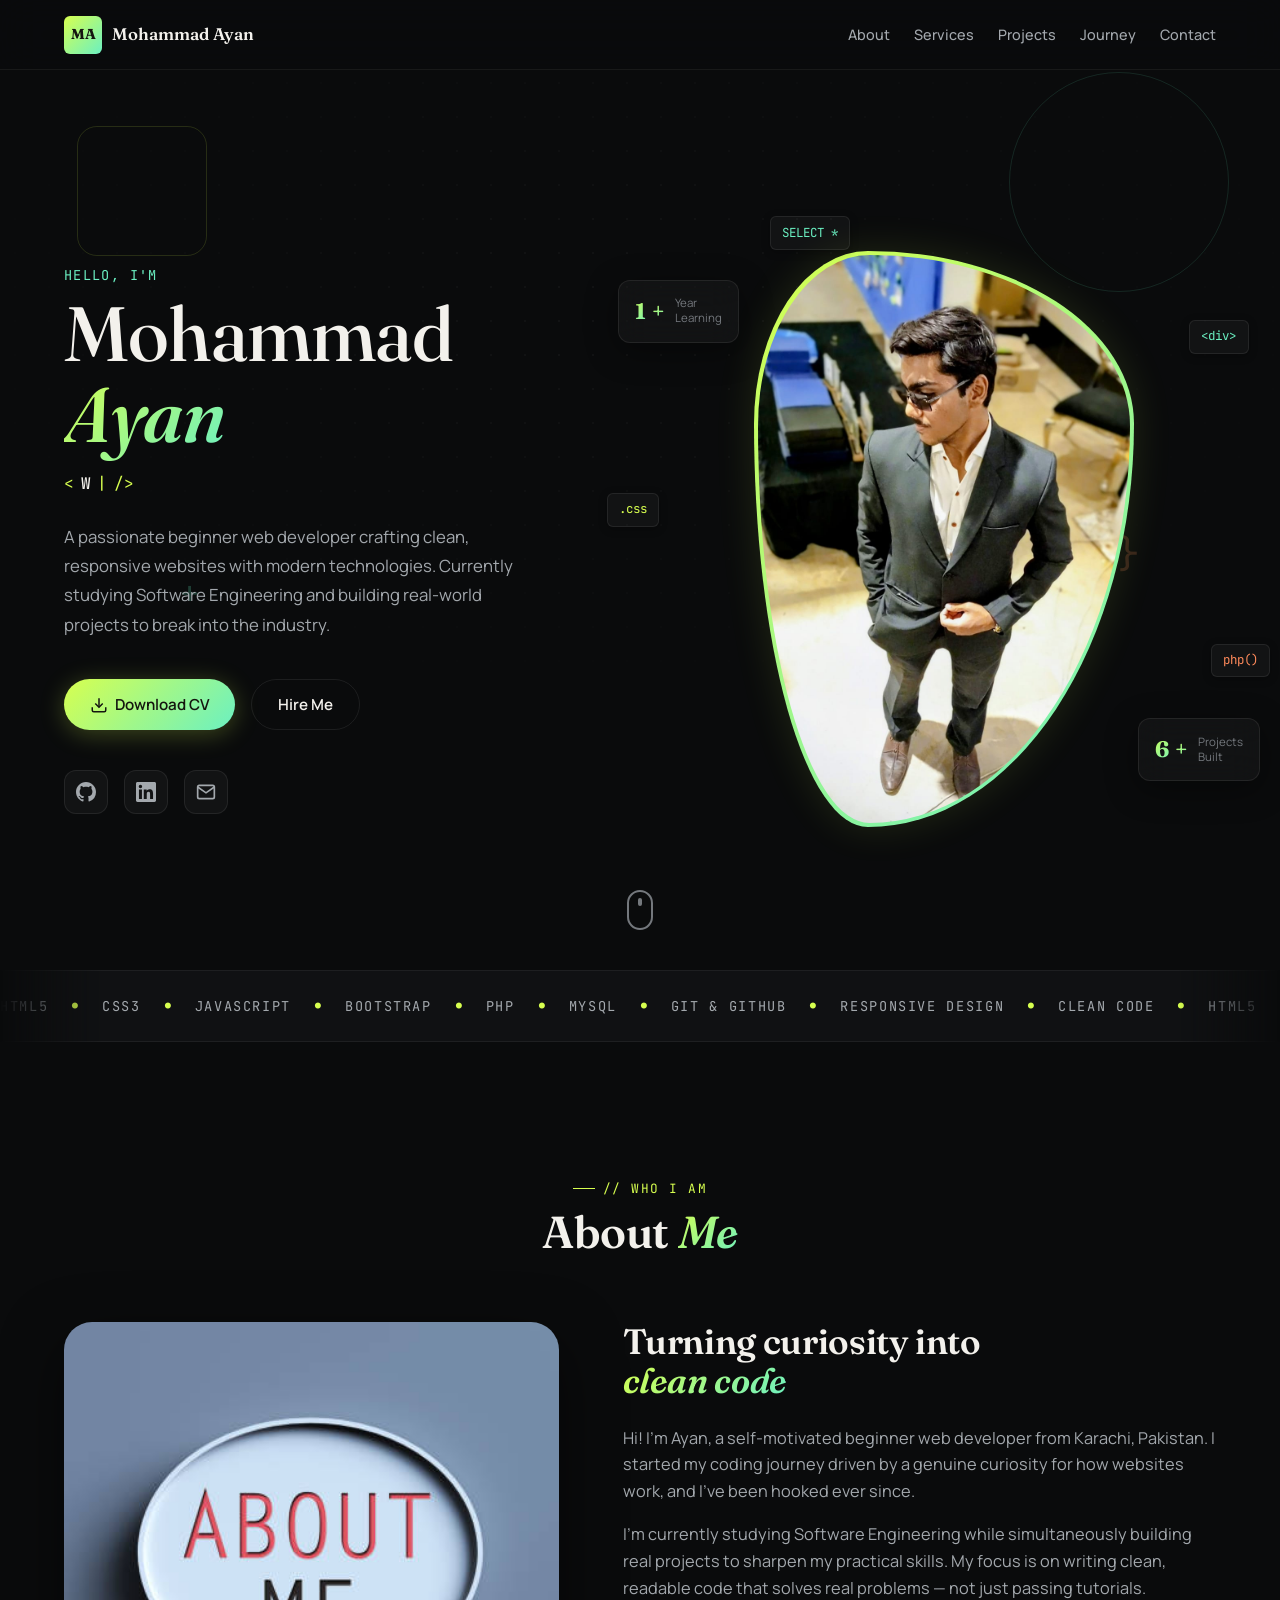
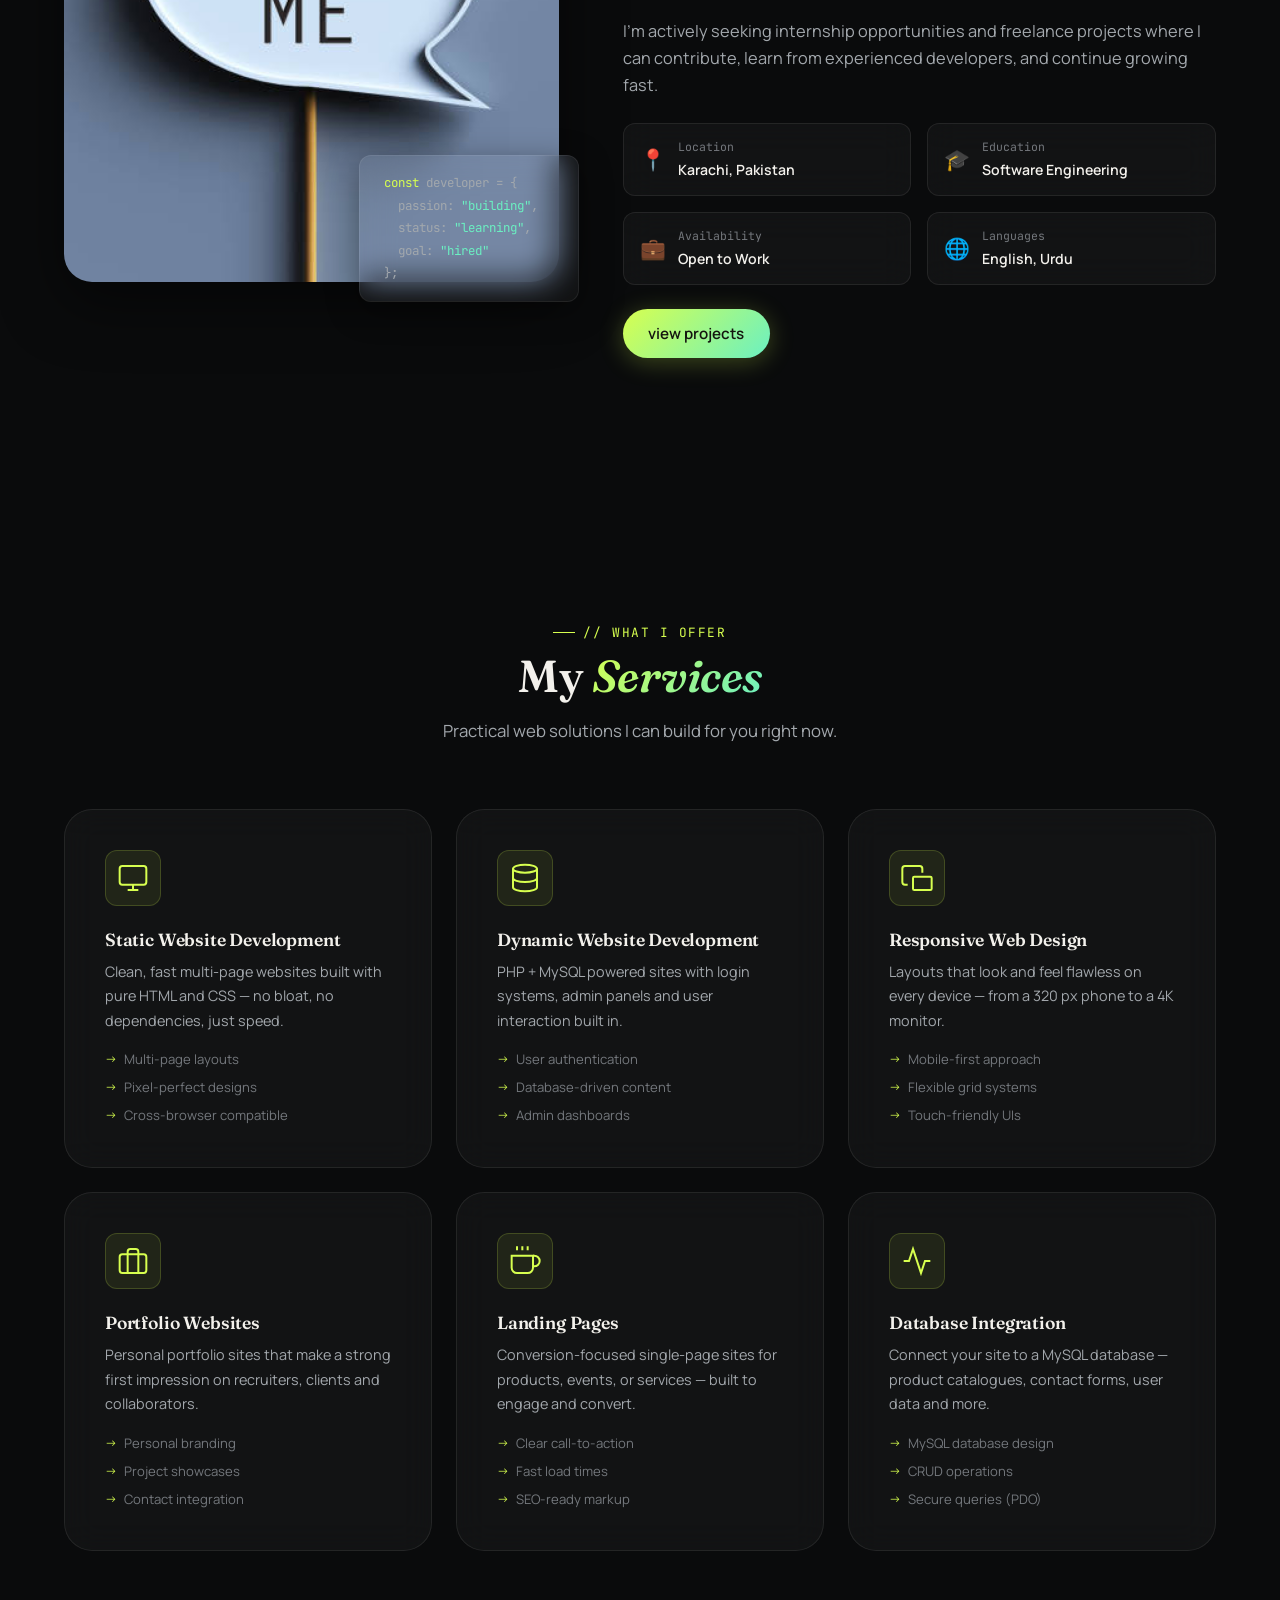
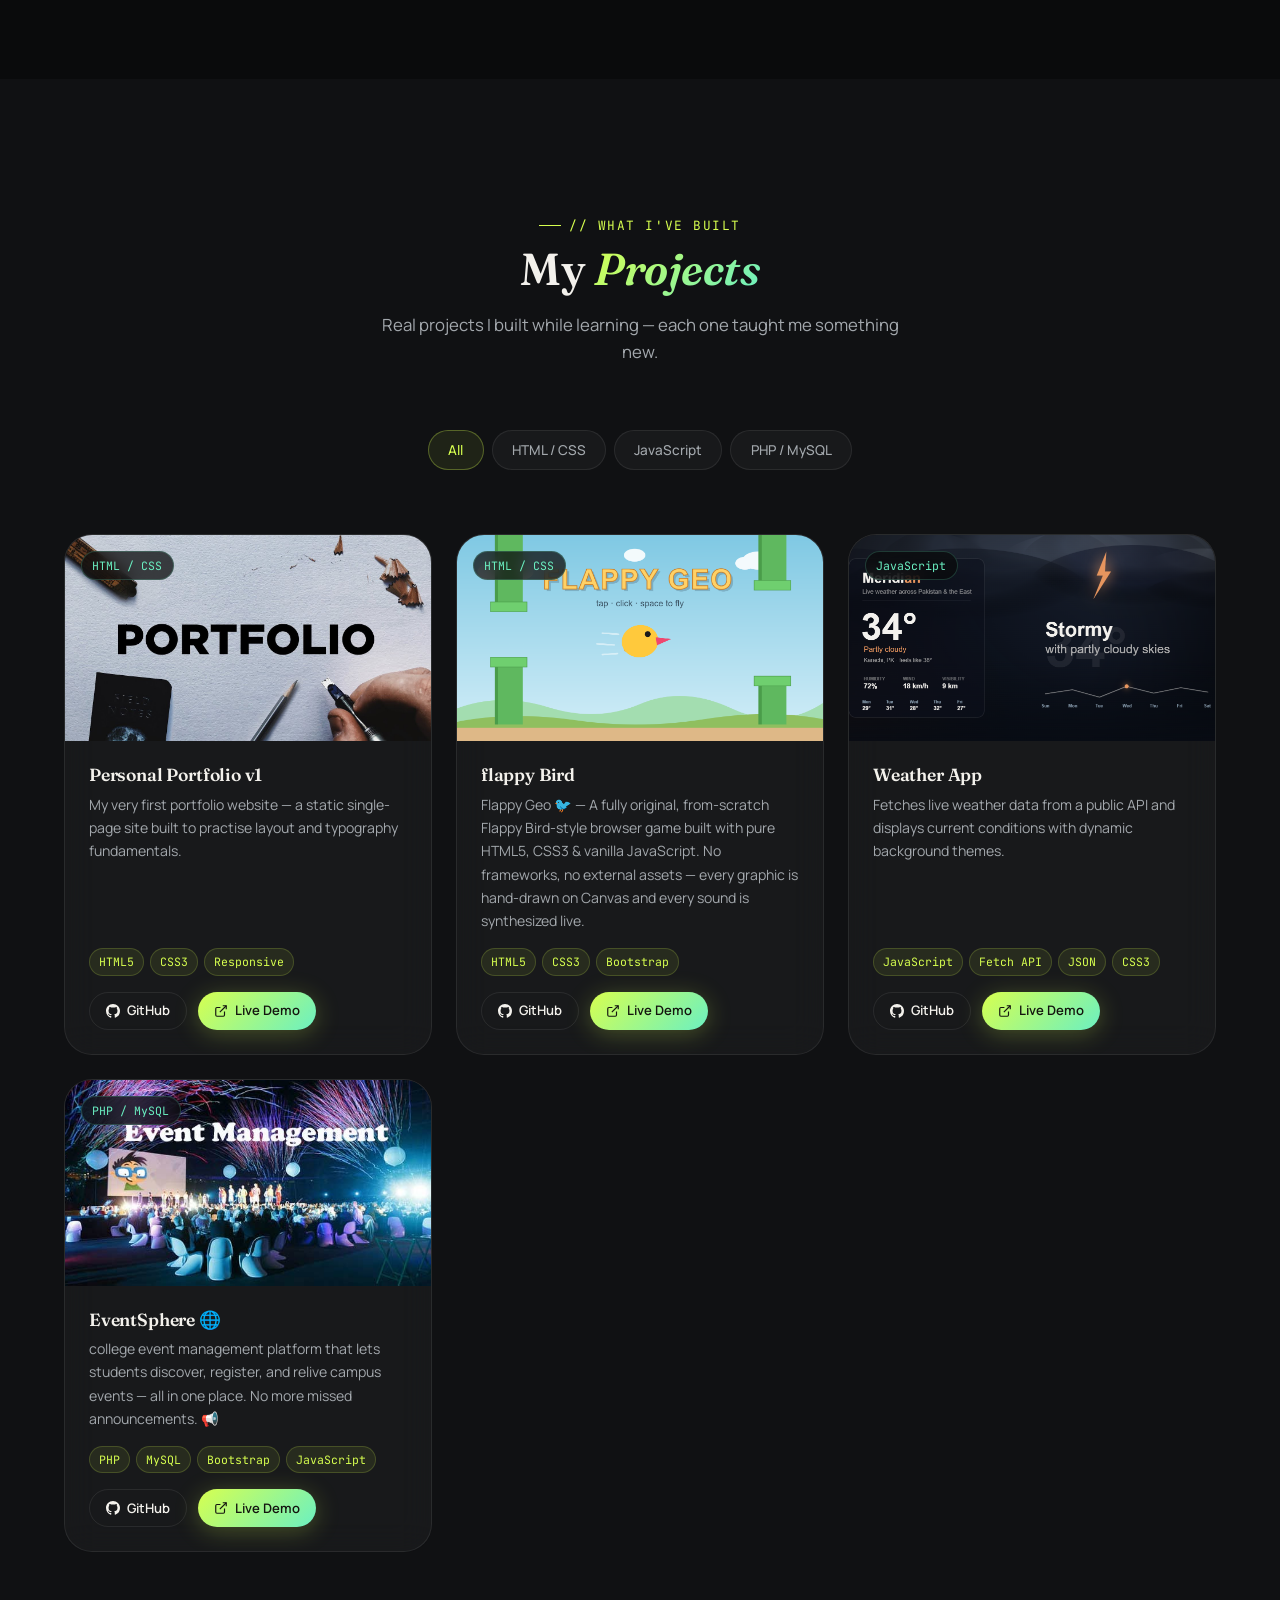
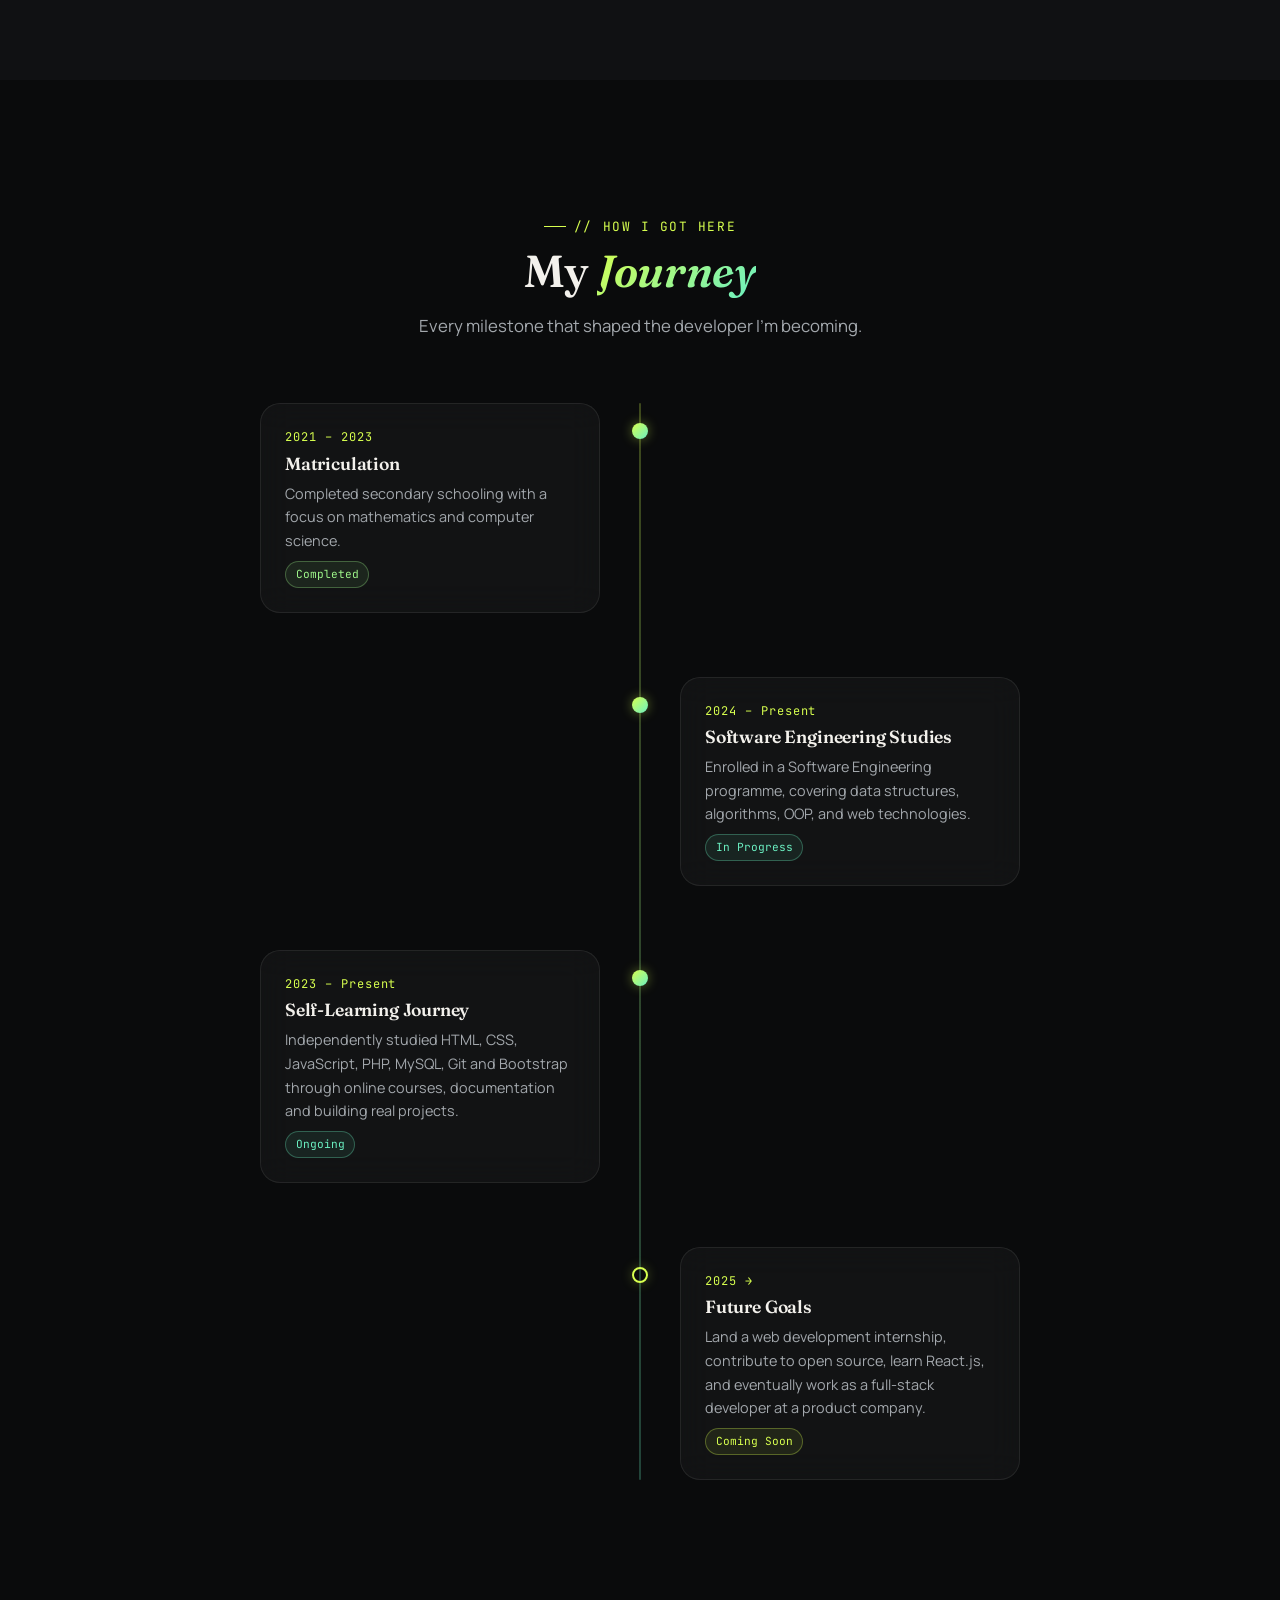
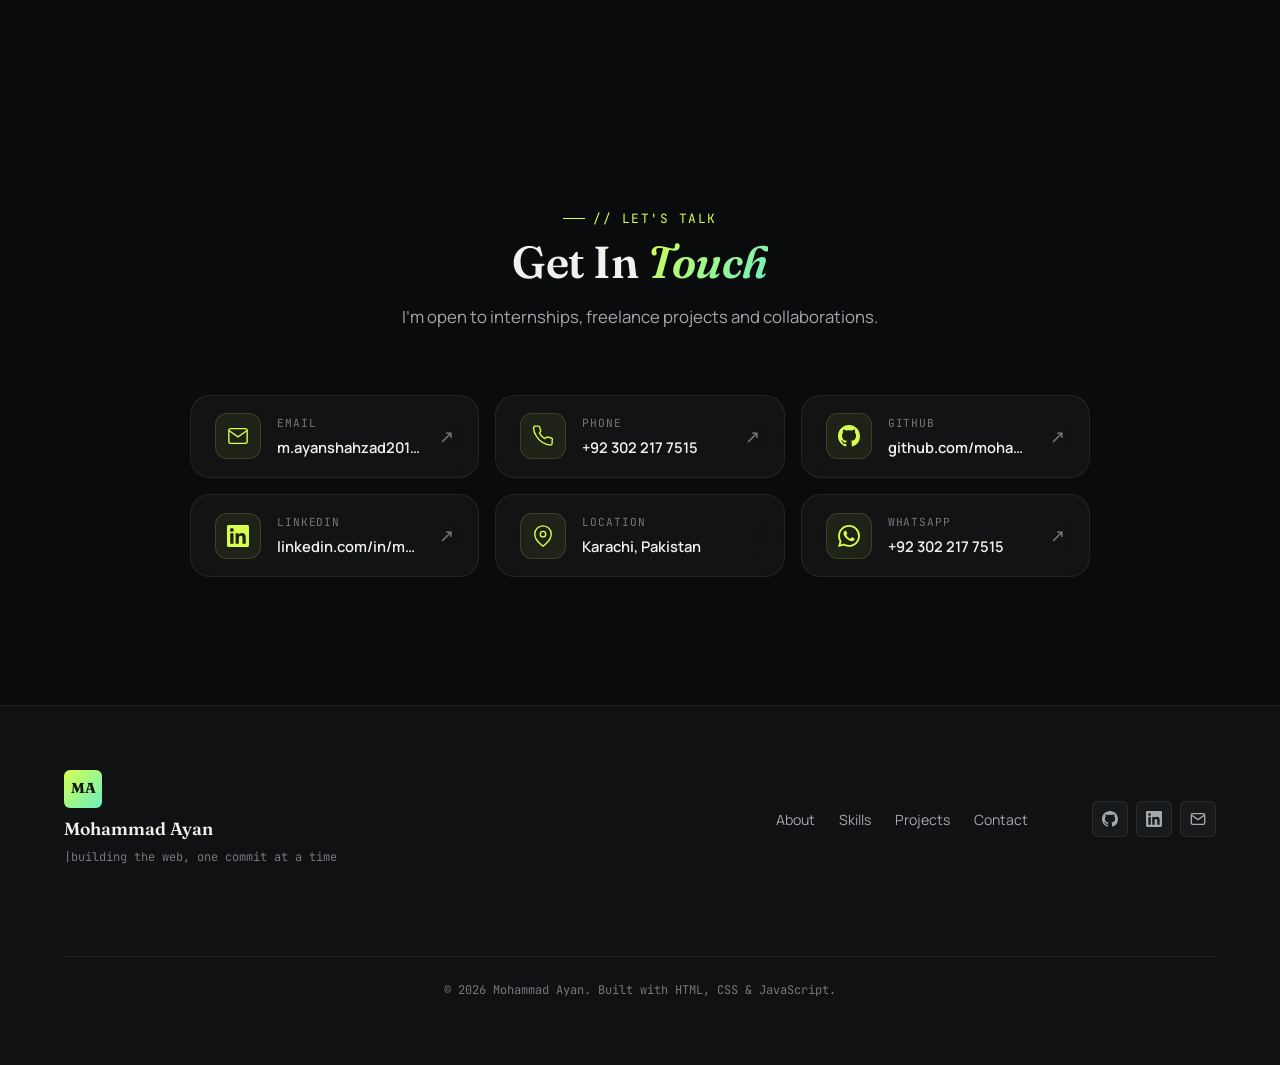
<file: index (2).html>
<!DOCTYPE html>
<html lang="en">
<head>
  <meta charset="UTF-8" />
  <meta name="viewport" content="width=device-width, initial-scale=1.0" />

  <!-- ============================================================
       SEO META TAGS — update these with your real info
       ============================================================ -->
  <meta name="description" content="Mohammad Ayan — Beginner Web Developer specialising in HTML, CSS, JavaScript, PHP and MySQL. Open for internships and freelance projects." />
  <meta name="keywords" content="web developer, portfolio, HTML, CSS, JavaScript, PHP, MySQL, frontend, internship" />
  <meta name="author" content="Mohammad Ayan" />
  <meta name="robots" content="index, follow" />

  <!-- Open Graph -->
  <meta property="og:title" content="Mohammad Ayan — Web Developer Portfolio" />
  <meta property="og:description" content="Beginner web developer building clean, responsive websites." />
  <meta property="og:type" content="website" />
  <!-- ============================================================ -->

  <title>Mohammad Ayan — Web Developer Portfolio</title>

  <!-- Favicon — "AM" monogram, matches lime/mint accent -->
  <link rel="icon" type="image/svg+xml" href="data:image/svg+xml,%3Csvg%20xmlns%3D%27http%3A//www.w3.org/2000/svg%27%20viewBox%3D%270%200%2064%2064%27%3E%3Crect%20width%3D%2764%27%20height%3D%2764%27%20rx%3D%2716%27%20fill%3D%27%230a0f0c%27/%3E%3Cdefs%3E%3ClinearGradient%20id%3D%27g%27%20x1%3D%270%27%20y1%3D%270%27%20x2%3D%271%27%20y2%3D%271%27%3E%3Cstop%20offset%3D%270%27%20stop-color%3D%27%23baff29%27/%3E%3Cstop%20offset%3D%271%27%20stop-color%3D%27%233dfad0%27/%3E%3C/linearGradient%3E%3C/defs%3E%3Ctext%20x%3D%2732%27%20y%3D%2742%27%20font-family%3D%27JetBrains%20Mono%2C%20monospace%27%20font-weight%3D%27700%27%20font-size%3D%2724%27%20fill%3D%27url%28%23g%29%27%20text-anchor%3D%27middle%27%3E%26lt%3B/%26gt%3B%3C/text%3E%3C/svg%3E" />

  <!-- Google Fonts -->
  <link rel="preconnect" href="https://fonts.googleapis.com" />
  <link rel="preconnect" href="https://fonts.gstatic.com" crossorigin />
  <link href="https://fonts.googleapis.com/css2?family=Fraunces:ital,opsz,wght@0,9..144,300;0,9..144,500;0,9..144,600;0,9..144,700;1,9..144,400;1,9..144,500&family=Manrope:wght@300;400;500;600;700;800&family=JetBrains+Mono:wght@400;500&display=swap" rel="stylesheet" />

  <!-- Stylesheet — path: css/style.css -->
  <link rel="stylesheet" href="css/style.css" />
</head>
<body>

  <!-- Scroll progress indicator -->
  <div class="scroll-progress" aria-hidden="true"><div class="scroll-progress-bar" id="scroll-progress-bar"></div></div>

  <!-- Cursor glow (desktop only, decorative) -->
  <div class="cursor-glow" id="cursor-glow" aria-hidden="true"></div>

  <!-- ============================================================
       LOADING SCREEN
       ============================================================ -->
  <div id="loader" class="loader">
    <h1 class="loader-name">Mohammad Ayan</h1>
  </div>

  <!-- ============================================================
       AMBIENT BACKGROUND — dot grid + drifting outline shapes
       ============================================================ -->
  <div class="bg-blobs" aria-hidden="true">
    <div class="dot-grid"></div>
    <div class="shape shape-square"></div>
    <div class="shape shape-plus">+</div>
    <div class="shape shape-circle"></div>
    <div class="shape shape-bracket">{ }</div>
  </div>

  <!-- ============================================================
       NAVIGATION
       ============================================================ -->
  <header id="navbar" class="navbar">
    <div class="nav-container">
      <!-- ── LOGO / NAME — change "AM" and "Mohammad Ayan" -->
      <a href="#hero" class="nav-logo" aria-label="Mohammad Ayan – home">
        <span class="logo-mark">MA</span>
        <span class="logo-name">Mohammad Ayan</span>
      </a>

      <!-- Desktop nav links -->
      <nav class="nav-links" aria-label="Primary navigation">
        <a href="#about"        class="nav-link" data-section="about">About</a>
        <a href="#services"     class="nav-link" data-section="services">Services</a>
        <a href="#projects"     class="nav-link" data-section="projects">Projects</a>
        <a href="#journey"      class="nav-link" data-section="journey">Journey</a>
        <a href="#contact"      class="nav-link" data-section="contact">Contact</a>
      </nav>

      <!-- Hamburger (mobile) -->
      <button class="hamburger" id="hamburger" aria-label="Toggle menu" aria-expanded="false" aria-controls="mobile-menu">
        <span></span><span></span><span></span>
      </button>
    </div>

    <!-- Mobile menu -->
    <nav id="mobile-menu" class="mobile-menu" aria-label="Mobile navigation" hidden>
      <a href="#about"          class="mobile-link">About</a>
      <a href="#services"       class="mobile-link">Services</a>
      <a href="#projects"       class="mobile-link">Projects</a>
      <a href="#journey"        class="mobile-link">Journey</a>
      <a href="#contact"        class="mobile-link">Contact</a>
    </nav>
  </header>

  <main>

    <!-- ============================================================
         HERO SECTION
         ============================================================ -->
    <section id="hero" class="hero section">
      <div class="container hero-grid">

        <!-- Left: text content -->
        <div class="hero-content reveal-left">
          <p class="hero-eyebrow mono">Hello, I'm</p>

          <!-- ── CHANGE YOUR NAME HERE -->
          <h1 class="hero-name">Mohammad<br /><span class="gradient-text">Ayan</span></h1>

          <!-- ── ROLES — edit the data-roles list to change what cycles here -->
          <p class="hero-title mono">
            <span class="hero-title-prefix">&lt;</span>
            <span id="typed-text" class="typed-text" data-roles="Web Developer,Frontend Enthusiast,Problem Solver,Lifelong Learner"></span><span class="typed-cursor">|</span>
            <span class="hero-title-prefix">/&gt;</span>
          </p>

          <!-- ── CHANGE YOUR BIO HERE -->
          <p class="hero-bio">
            A passionate beginner web developer crafting clean, responsive websites
            with modern technologies. Currently studying Software Engineering and
            building real-world projects to break into the industry.
          </p>

          <!-- CTA buttons -->
          <div class="hero-actions">
            <!-- ── Resume path: assets/resume/resume.pdf -->
            <a href="assets/resume/resume.pdf" download class="btn btn-primary" target="_blank">
              <svg width="18" height="18" viewBox="0 0 24 24" fill="none" stroke="currentColor" stroke-width="2"><path d="M21 15v4a2 2 0 0 1-2 2H5a2 2 0 0 1-2-2v-4"/><polyline points="7 10 12 15 17 10"/><line x1="12" y1="15" x2="12" y2="3"/></svg>
              Download CV
            </a>
            <a href="#contact" class="btn btn-ghost">Hire Me</a>
          </div>

          <!-- Social links — UPDATE HREFS with your real profiles -->
          <div class="hero-socials">
            <!-- GitHub — change href -->
            <a href="https://github.com/mohammadayan2010" target="_blank" rel="noopener noreferrer" class="social-link" aria-label="GitHub">
              <svg viewBox="0 0 24 24" fill="currentColor"><path d="M12 0C5.37 0 0 5.37 0 12c0 5.31 3.435 9.795 8.205 11.385.6.105.825-.255.825-.57 0-.285-.015-1.23-.015-2.235-3.015.555-3.795-.735-4.035-1.41-.135-.345-.72-1.41-1.23-1.695-.42-.225-1.02-.78-.015-.795.945-.015 1.62.87 1.845 1.23 1.08 1.815 2.805 1.305 3.495.99.105-.78.42-1.305.765-1.605-2.67-.3-5.46-1.335-5.46-5.925 0-1.305.465-2.385 1.23-3.225-.12-.3-.54-1.53.12-3.18 0 0 1.005-.315 3.3 1.23.96-.27 1.98-.405 3-.405s2.04.135 3 .405c2.295-1.56 3.3-1.23 3.3-1.23.66 1.65.24 2.88.12 3.18.765.84 1.23 1.905 1.23 3.225 0 4.605-2.805 5.625-5.475 5.925.435.375.81 1.095.81 2.22 0 1.605-.015 2.895-.015 3.3 0 .315.225.69.825.57A12.02 12.02 0 0 0 24 12c0-6.63-5.37-12-12-12z"/></svg>
            </a>
            <!-- LinkedIn — change href -->
            <a href="https://www.linkedin.com/in/mohammad-ayan-b614b03a1/" target="_blank" rel="noopener noreferrer" class="social-link" aria-label="LinkedIn">
              <svg viewBox="0 0 24 24" fill="currentColor"><path d="M20.447 20.452h-3.554v-5.569c0-1.328-.027-3.037-1.852-3.037-1.853 0-2.136 1.445-2.136 2.939v5.667H9.351V9h3.414v1.561h.046c.477-.9 1.637-1.85 3.37-1.85 3.601 0 4.267 2.37 4.267 5.455v6.286zM5.337 7.433a2.062 2.062 0 0 1-2.063-2.065 2.064 2.064 0 1 1 2.063 2.065zm1.782 13.019H3.555V9h3.564v11.452zM22.225 0H1.771C.792 0 0 .774 0 1.729v20.542C0 23.227.792 24 1.771 24h20.451C23.2 24 24 23.227 24 22.271V1.729C24 .774 23.2 0 22.222 0h.003z"/></svg>
            </a>
            <!-- Email — change href -->
            <a href="mailto:m.ayanshahzad2010@gmail.com" class="social-link" aria-label="Email">
              <svg viewBox="0 0 24 24" fill="none" stroke="currentColor" stroke-width="2"><path d="M4 4h16c1.1 0 2 .9 2 2v12c0 1.1-.9 2-2 2H4c-1.1 0-2-.9-2-2V6c0-1.1.9-2 2-2z"/><polyline points="22,6 12,13 2,6"/></svg>
            </a>
          </div>
        </div>

        <!-- Right: profile image -->
        <div class="hero-image-wrap reveal-right">
          <div class="hero-image-ring">
            <!--
              PROFILE IMAGE — replace src with images/profile.jpg
              Keep width/height attributes for performance
            -->
            <img
              src="images/profile.jpg"
              alt="Mohammad Ayan — Web Developer profile photo"
              class="hero-img"
              width="400"
              height="400"
              loading="eager"
              onerror="this.style.display='none'; this.nextElementSibling.style.display='flex';"
            />
            <!-- Fallback placeholder shown if image is missing -->
            <div class="img-placeholder" style="display:none;" aria-hidden="true">
              <svg width="80" height="80" viewBox="0 0 24 24" fill="none" stroke="currentColor" stroke-width="1"><path d="M20 21v-2a4 4 0 0 0-4-4H8a4 4 0 0 0-4 4v2"/><circle cx="12" cy="7" r="4"/></svg>
              <span>profile.jpg</span>
            </div>
          </div>
          <!-- Floating code-tag decorations -->
          <span class="float-tag tag-1 mono">&lt;div&gt;</span>
          <span class="float-tag tag-2 mono">.css</span>
          <span class="float-tag tag-3 mono">php()</span>
          <span class="float-tag tag-4 mono">SELECT *</span>

          <!-- Floating badges -->
          <div class="badge badge-tl">
            <span class="badge-num counter" data-count="1">0</span><span class="badge-plus">+</span>
            <span class="badge-label">Year<br/>Learning</span>
          </div>
          <div class="badge badge-br">
            <span class="badge-num counter" data-count="6">0</span><span class="badge-plus">+</span>
            <span class="badge-label">Projects<br/>Built</span>
          </div>
        </div>

      </div>

      <!-- Scroll indicator -->
      <a href="#about" class="scroll-indicator" aria-label="Scroll to about section">
        <div class="scroll-mouse">
          <div class="scroll-wheel"></div>
        </div>
      </a>
    </section>

    <!-- ============================================================
         TECH MARQUEE — decorative scrolling strip
         ── To edit: change the words inside .marquee-track spans.
            The track is duplicated once in HTML for a seamless loop.
         ============================================================ -->
    <div class="marquee" aria-hidden="true">
      <div class="marquee-track">
        <span>HTML5</span><span class="dot">●</span>
        <span>CSS3</span><span class="dot">●</span>
        <span>JAVASCRIPT</span><span class="dot">●</span>
        <span>BOOTSTRAP</span><span class="dot">●</span>
        <span>PHP</span><span class="dot">●</span>
        <span>MYSQL</span><span class="dot">●</span>
        <span>GIT &amp; GITHUB</span><span class="dot">●</span>
        <span>RESPONSIVE DESIGN</span><span class="dot">●</span>
        <span>CLEAN CODE</span><span class="dot">●</span>
        <!-- duplicate for seamless loop -->
        <span>HTML5</span><span class="dot">●</span>
        <span>CSS3</span><span class="dot">●</span>
        <span>JAVASCRIPT</span><span class="dot">●</span>
        <span>BOOTSTRAP</span><span class="dot">●</span>
        <span>PHP</span><span class="dot">●</span>
        <span>MYSQL</span><span class="dot">●</span>
        <span>GIT &amp; GITHUB</span><span class="dot">●</span>
        <span>RESPONSIVE DESIGN</span><span class="dot">●</span>
        <span>CLEAN CODE</span><span class="dot">●</span>
      </div>
    </div>

    <!-- ============================================================
         ABOUT SECTION
         ============================================================ -->
    <section id="about" class="about section">
      <div class="container">
        <div class="section-header reveal-up">
          <p class="section-eyebrow mono">// who I am</p>
          <h2 class="section-title">About <span class="gradient-text">Me</span></h2>
        </div>

        <div class="about-grid">
          <!-- Image column -->
          <div class="about-image-wrap reveal-left">
            <!--
              ABOUT IMAGE — replace with images/about.jpg
            -->
            <img
              src="images/about.jpg"
              alt="Mohammad Ayan working at a desk"
              class="about-img"
              width="480"
              height="560"
              loading="lazy"
              onerror="this.style.display='none'; this.nextElementSibling.style.display='flex';"
            />
            <div class="img-placeholder img-placeholder--tall" style="display:none;" aria-hidden="true">
              <svg width="60" height="60" viewBox="0 0 24 24" fill="none" stroke="currentColor" stroke-width="1"><rect x="3" y="3" width="18" height="18" rx="2"/><circle cx="8.5" cy="8.5" r="1.5"/><polyline points="21 15 16 10 5 21"/></svg>
              <span>about.jpg</span>
            </div>
            <!-- Decorative code snippet card -->
            <div class="code-card glass">
              <p class="mono code-snippet"><span class="code-keyword">const</span> developer = {<br/>
              &nbsp;&nbsp;passion: <span class="code-string">"building"</span>,<br/>
              &nbsp;&nbsp;status: <span class="code-string">"learning"</span>,<br/>
              &nbsp;&nbsp;goal: <span class="code-string">"hired"</span><br/>
              };</p>
            </div>
          </div>

          <!-- Text column -->
          <div class="about-content reveal-right">
            <!-- ── UPDATE THIS BIO TEXT -->
            <h3 class="about-heading">Turning curiosity into<br/><span class="gradient-text">clean code</span></h3>
            <p class="about-text">
              Hi! I'm Ayan, a self-motivated beginner web developer from Karachi, Pakistan.
              I started my coding journey driven by a genuine curiosity for how websites work,
              and I've been hooked ever since.
            </p>
            <p class="about-text">
              I'm currently studying Software Engineering while simultaneously building real
              projects to sharpen my practical skills. My focus is on writing clean, readable
              code that solves real problems — not just passing tutorials.
            </p>
            <p class="about-text">
              I'm actively seeking internship opportunities and freelance projects where I can
              contribute, learn from experienced developers, and continue growing fast.
            </p>

            <!-- Quick facts -->
            <div class="about-facts">
              <!-- ── UPDATE EACH FACT -->
              <div class="fact-item glass">
                <span class="fact-icon">📍</span>
                <div>
                  <p class="fact-label">Location</p>
                  <p class="fact-value">Karachi, Pakistan</p>
                </div>
              </div>
              <div class="fact-item glass">
                <span class="fact-icon">🎓</span>
                <div>
                  <p class="fact-label">Education</p>
                  <p class="fact-value">Software Engineering</p>
                </div>
              </div>
              <div class="fact-item glass">
                <span class="fact-icon">💼</span>
                <div>
                  <p class="fact-label">Availability</p>
                  <p class="fact-value">Open to Work</p>
                </div>
              </div>
              <div class="fact-item glass">
                <span class="fact-icon">🌐</span>
                <div>
                  <p class="fact-label">Languages</p>
                  <p class="fact-value">English, Urdu</p>
                </div>
              </div>
            </div>

            <a href="#projects" download class="btn btn-primary mt-md">view projects</a>
          </div>
        </div>
      </div>
    </section>

    <!-- ============================================================
         SERVICES SECTION
         ── To add a service: duplicate a .service-card block.
         ============================================================ -->
    <section id="services" class="services section">
      <div class="container">
        <div class="section-header reveal-up">
          <p class="section-eyebrow mono">// what I offer</p>
          <h2 class="section-title">My <span class="gradient-text">Services</span></h2>
          <p class="section-sub">Practical web solutions I can build for you right now.</p>
        </div>

        <div class="services-grid">

          <div class="service-card glass reveal-up">
            <div class="service-icon">
              <svg width="32" height="32" viewBox="0 0 24 24" fill="none" stroke="currentColor" stroke-width="1.5"><rect x="2" y="3" width="20" height="14" rx="2"/><line x1="8" y1="21" x2="16" y2="21"/><line x1="12" y1="17" x2="12" y2="21"/></svg>
            </div>
            <h3 class="service-title">Static Website Development</h3>
            <p class="service-desc">Clean, fast multi-page websites built with pure HTML and CSS — no bloat, no dependencies, just speed.</p>
            <ul class="service-list">
              <li>Multi-page layouts</li>
              <li>Pixel-perfect designs</li>
              <li>Cross-browser compatible</li>
            </ul>
          </div>

          <div class="service-card glass reveal-up">
            <div class="service-icon">
              <svg width="32" height="32" viewBox="0 0 24 24" fill="none" stroke="currentColor" stroke-width="1.5"><ellipse cx="12" cy="5" rx="9" ry="3"/><path d="M21 12c0 1.66-4 3-9 3s-9-1.34-9-3"/><path d="M3 5v14c0 1.66 4 3 9 3s9-1.34 9-3V5"/></svg>
            </div>
            <h3 class="service-title">Dynamic Website Development</h3>
            <p class="service-desc">PHP + MySQL powered sites with login systems, admin panels and user interaction built in.</p>
            <ul class="service-list">
              <li>User authentication</li>
              <li>Database-driven content</li>
              <li>Admin dashboards</li>
            </ul>
          </div>

          <div class="service-card glass reveal-up">
            <div class="service-icon">
              <svg width="32" height="32" viewBox="0 0 24 24" fill="none" stroke="currentColor" stroke-width="1.5"><path d="M5 17H3a2 2 0 0 1-2-2V5a2 2 0 0 1 2-2h11a2 2 0 0 1 2 2v3"/><rect x="9" y="11" width="14" height="10" rx="1"/></svg>
            </div>
            <h3 class="service-title">Responsive Web Design</h3>
            <p class="service-desc">Layouts that look and feel flawless on every device — from a 320 px phone to a 4K monitor.</p>
            <ul class="service-list">
              <li>Mobile-first approach</li>
              <li>Flexible grid systems</li>
              <li>Touch-friendly UIs</li>
            </ul>
          </div>

          <div class="service-card glass reveal-up">
            <div class="service-icon">
              <svg width="32" height="32" viewBox="0 0 24 24" fill="none" stroke="currentColor" stroke-width="1.5"><path d="M20 7H4a2 2 0 0 0-2 2v10a2 2 0 0 0 2 2h16a2 2 0 0 0 2-2V9a2 2 0 0 0-2-2z"/><path d="M16 21V5a2 2 0 0 0-2-2h-4a2 2 0 0 0-2 2v16"/></svg>
            </div>
            <h3 class="service-title">Portfolio Websites</h3>
            <p class="service-desc">Personal portfolio sites that make a strong first impression on recruiters, clients and collaborators.</p>
            <ul class="service-list">
              <li>Personal branding</li>
              <li>Project showcases</li>
              <li>Contact integration</li>
            </ul>
          </div>

          <div class="service-card glass reveal-up">
            <div class="service-icon">
              <svg width="32" height="32" viewBox="0 0 24 24" fill="none" stroke="currentColor" stroke-width="1.5"><path d="M18 8h1a4 4 0 0 1 0 8h-1"/><path d="M2 8h16v9a4 4 0 0 1-4 4H6a4 4 0 0 1-4-4V8z"/><line x1="6" y1="1" x2="6" y2="4"/><line x1="10" y1="1" x2="10" y2="4"/><line x1="14" y1="1" x2="14" y2="4"/></svg>
            </div>
            <h3 class="service-title">Landing Pages</h3>
            <p class="service-desc">Conversion-focused single-page sites for products, events, or services — built to engage and convert.</p>
            <ul class="service-list">
              <li>Clear call-to-action</li>
              <li>Fast load times</li>
              <li>SEO-ready markup</li>
            </ul>
          </div>

          <div class="service-card glass reveal-up">
            <div class="service-icon">
              <svg width="32" height="32" viewBox="0 0 24 24" fill="none" stroke="currentColor" stroke-width="1.5"><polyline points="22 12 18 12 15 21 9 3 6 12 2 12"/></svg>
            </div>
            <h3 class="service-title">Database Integration</h3>
            <p class="service-desc">Connect your site to a MySQL database — product catalogues, contact forms, user data and more.</p>
            <ul class="service-list">
              <li>MySQL database design</li>
              <li>CRUD operations</li>
              <li>Secure queries (PDO)</li>
            </ul>
          </div>

        </div>
      </div>
    </section>

    <!-- ============================================================
         PROJECTS SECTION
         ── To add a project: copy one entire .project-card block,
            paste it after the last card, and update:
              1. src on <img> → e.g. images/project7.jpg
              2. alt text
              3. .proj-cat text
              4. h3 title
              5. p description
              6. .tag spans
              7. href on GitHub and Live Demo buttons
         ============================================================ -->
    <section id="projects" class="projects section">
      <div class="container">
        <div class="section-header reveal-up">
          <p class="section-eyebrow mono">// what I've built</p>
          <h2 class="section-title">My <span class="gradient-text">Projects</span></h2>
          <p class="section-sub">Real projects I built while learning — each one taught me something new.</p>
        </div>

        <!-- Filter buttons -->
        <div class="proj-filters reveal-up">
          <button class="filter-btn active" data-filter="all">All</button>
          <button class="filter-btn" data-filter="html-css">HTML / CSS</button>
          <button class="filter-btn" data-filter="javascript">JavaScript</button>
          <button class="filter-btn" data-filter="php-mysql">PHP / MySQL</button>
        </div>

        <div class="projects-grid" id="projects-grid">

          <!-- ══ PROJECT CARD 1 ══════════════════════════════════════
               Image: images/project1.jpg
               ═════════════════════════════════════════════════════ -->
          <article class="project-card glass reveal-up" data-category="html-css">
            <div class="proj-img-wrap">
              <img
                src="images/project1.jpg"
                alt="Personal Portfolio Website screenshot"
                class="proj-img"
                width="600"
                height="360"
                loading="lazy"
                onerror="this.style.display='none'; this.nextElementSibling.style.display='flex';"
              />
              <div class="img-placeholder img-placeholder--proj" style="display:none;" aria-hidden="true">
                <svg width="40" height="40" viewBox="0 0 24 24" fill="none" stroke="currentColor" stroke-width="1"><rect x="3" y="3" width="18" height="18" rx="2"/><circle cx="8.5" cy="8.5" r="1.5"/><polyline points="21 15 16 10 5 21"/></svg>
                <span>project1.jpg</span>
              </div>
              <span class="proj-cat">HTML / CSS</span>
            </div>
            <div class="proj-body">
              <h3 class="proj-title">Personal Portfolio v1</h3>
              <p class="proj-desc">My very first portfolio website — a static single-page site built to practise layout and typography fundamentals.</p>
              <div class="proj-tags">
                <span class="tag">HTML5</span>
                <span class="tag">CSS3</span>
                <span class="tag">Responsive</span>
              </div>
              <div class="proj-actions">
                <!-- ── UPDATE GitHub link -->
                <a href="https://github.com/mohammadayan513" target="_blank" rel="noopener noreferrer" class="btn btn-sm btn-ghost">
                  <svg width="14" height="14" viewBox="0 0 24 24" fill="currentColor"><path d="M12 0C5.37 0 0 5.37 0 12c0 5.31 3.435 9.795 8.205 11.385.6.105.825-.255.825-.57 0-.285-.015-1.23-.015-2.235-3.015.555-3.795-.735-4.035-1.41-.135-.345-.72-1.41-1.23-1.695-.42-.225-1.02-.78-.015-.795.945-.015 1.62.87 1.845 1.23 1.08 1.815 2.805 1.305 3.495.99.105-.78.42-1.305.765-1.605-2.67-.3-5.46-1.335-5.46-5.925 0-1.305.465-2.385 1.23-3.225-.12-.3-.54-1.53.12-3.18 0 0 1.005-.315 3.3 1.23.96-.27 1.98-.405 3-.405s2.04.135 3 .405c2.295-1.56 3.3-1.23 3.3-1.23.66 1.65.24 2.88.12 3.18.765.84 1.23 1.905 1.23 3.225 0 4.605-2.805 5.625-5.475 5.925.435.375.81 1.095.81 2.22 0 1.605-.015 2.895-.015 3.3 0 .315.225.69.825.57A12.02 12.02 0 0 0 24 12c0-6.63-5.37-12-12-12z"/></svg>
                  GitHub
                </a>
                <!-- ── UPDATE Live Demo link -->
                <a href="#" target="_blank" rel="noopener noreferrer" class="btn btn-sm btn-primary">
                  <svg width="14" height="14" viewBox="0 0 24 24" fill="none" stroke="currentColor" stroke-width="2"><path d="M18 13v6a2 2 0 0 1-2 2H5a2 2 0 0 1-2-2V8a2 2 0 0 1 2-2h6"/><polyline points="15 3 21 3 21 9"/><line x1="10" y1="14" x2="21" y2="3"/></svg>
                  Live Demo
                </a>
              </div>
            </div>
          </article>
          <!-- ══ END PROJECT CARD 1 ══════════════════════════════════ -->

          <!-- ══ PROJECT CARD 3 ══════════════════════════════════════
               Image: images/project3.jpg
               ═════════════════════════════════════════════════════ -->
          <article class="project-card glass reveal-up" data-category="html-css">
            <div class="proj-img-wrap">
              <img
                src="images/project3.jpg"
                alt="Restaurant Landing Page screenshot"
                class="proj-img"
                width="600"
                height="360"
                loading="lazy"
                onerror="this.style.display='none'; this.nextElementSibling.style.display='flex';"
              />
              <div class="img-placeholder img-placeholder--proj" style="display:none;" aria-hidden="true">
                <svg width="40" height="40" viewBox="0 0 24 24" fill="none" stroke="currentColor" stroke-width="1"><rect x="3" y="3" width="18" height="18" rx="2"/><circle cx="8.5" cy="8.5" r="1.5"/><polyline points="21 15 16 10 5 21"/></svg>
                <span>project3.jpg</span>
              </div>
              <span class="proj-cat">HTML / CSS</span>
            </div>
            <div class="proj-body">
              <h3 class="proj-title">flappy Bird</h3>
              <p class="proj-desc">Flappy Geo 🐦 — A fully original, from-scratch Flappy Bird-style browser game built with pure HTML5, CSS3 & vanilla JavaScript. No frameworks, no external assets — every graphic is hand-drawn on Canvas and every sound is synthesized live.</p>
              <div class="proj-tags">
                <span class="tag">HTML5</span>
                <span class="tag">CSS3</span>
                <span class="tag">Bootstrap</span>
              </div>
              <div class="proj-actions">
                <a href="https://github.com/mohammadayan513" target="_blank" rel="noopener noreferrer" class="btn btn-sm btn-ghost">
                  <svg width="14" height="14" viewBox="0 0 24 24" fill="currentColor"><path d="M12 0C5.37 0 0 5.37 0 12c0 5.31 3.435 9.795 8.205 11.385.6.105.825-.255.825-.57 0-.285-.015-1.23-.015-2.235-3.015.555-3.795-.735-4.035-1.41-.135-.345-.72-1.41-1.23-1.695-.42-.225-1.02-.78-.015-.795.945-.015 1.62.87 1.845 1.23 1.08 1.815 2.805 1.305 3.495.99.105-.78.42-1.305.765-1.605-2.67-.3-5.46-1.335-5.46-5.925 0-1.305.465-2.385 1.23-3.225-.12-.3-.54-1.53.12-3.18 0 0 1.005-.315 3.3 1.23.96-.27 1.98-.405 3-.405s2.04.135 3 .405c2.295-1.56 3.3-1.23 3.3-1.23.66 1.65.24 2.88.12 3.18.765.84 1.23 1.905 1.23 3.225 0 4.605-2.805 5.625-5.475 5.925.435.375.81 1.095.81 2.22 0 1.605-.015 2.895-.015 3.3 0 .315.225.69.825.57A12.02 12.02 0 0 0 24 12c0-6.63-5.37-12-12-12z"/></svg>
                  GitHub
                </a>
                <a href="https://mohammadayan513.github.io/flappy_geo/index%20(2).html" target="_blank" rel="noopener noreferrer" class="btn btn-sm btn-primary">
                  <svg width="14" height="14" viewBox="0 0 24 24" fill="none" stroke="currentColor" stroke-width="2"><path d="M18 13v6a2 2 0 0 1-2 2H5a2 2 0 0 1-2-2V8a2 2 0 0 1 2-2h6"/><polyline points="15 3 21 3 21 9"/><line x1="10" y1="14" x2="21" y2="3"/></svg>
                  Live Demo
                </a>
              </div>
            </div>
          </article>
          <!-- ══ END PROJECT CARD 3 ══════════════════════════════════ -->

          <!-- ══ PROJECT CARD 5 ══════════════════════════════════════
               Image: images/project5.jpg
               ═════════════════════════════════════════════════════ -->
          <article class="project-card glass reveal-up" data-category="javascript">
            <div class="proj-img-wrap">
              <img
                src="images/project5.jpg"
                alt="Weather App screenshot"
                class="proj-img"
                width="600"
                height="360"
                loading="lazy"
                onerror="this.style.display='none'; this.nextElementSibling.style.display='flex';"
              />
              <div class="img-placeholder img-placeholder--proj" style="display:none;" aria-hidden="true">
                <svg width="40" height="40" viewBox="0 0 24 24" fill="none" stroke="currentColor" stroke-width="1"><rect x="3" y="3" width="18" height="18" rx="2"/><circle cx="8.5" cy="8.5" r="1.5"/><polyline points="21 15 16 10 5 21"/></svg>
                <span>project5.jpg</span>
              </div>
              <span class="proj-cat">JavaScript</span>
            </div>
            <div class="proj-body">
              <h3 class="proj-title">Weather App</h3>
              <p class="proj-desc">Fetches live weather data from a public API and displays current conditions with dynamic background themes.</p>
              <div class="proj-tags">
                <span class="tag">JavaScript</span>
                <span class="tag">Fetch API</span>
                <span class="tag">JSON</span>
                <span class="tag">CSS3</span>
              </div>
              <div class="proj-actions">
                <a href="https://github.com/mohammadayan513" target="_blank" rel="noopener noreferrer" class="btn btn-sm btn-ghost">
                  <svg width="14" height="14" viewBox="0 0 24 24" fill="currentColor"><path d="M12 0C5.37 0 0 5.37 0 12c0 5.31 3.435 9.795 8.205 11.385.6.105.825-.255.825-.57 0-.285-.015-1.23-.015-2.235-3.015.555-3.795-.735-4.035-1.41-.135-.345-.72-1.41-1.23-1.695-.42-.225-1.02-.78-.015-.795.945-.015 1.62.87 1.845 1.23 1.08 1.815 2.805 1.305 3.495.99.105-.78.42-1.305.765-1.605-2.67-.3-5.46-1.335-5.46-5.925 0-1.305.465-2.385 1.23-3.225-.12-.3-.54-1.53.12-3.18 0 0 1.005-.315 3.3 1.23.96-.27 1.98-.405 3-.405s2.04.135 3 .405c2.295-1.56 3.3-1.23 3.3-1.23.66 1.65.24 2.88.12 3.18.765.84 1.23 1.905 1.23 3.225 0 4.605-2.805 5.625-5.475 5.925.435.375.81 1.095.81 2.22 0 1.605-.015 2.895-.015 3.3 0 .315.225.69.825.57A12.02 12.02 0 0 0 24 12c0-6.63-5.37-12-12-12z"/></svg>
                  GitHub
                </a>
                <a href="https://mohammadayan513.github.io/meridian__weatherSite/" target="_blank" rel="noopener noreferrer" class="btn btn-sm btn-primary">
                  <svg width="14" height="14" viewBox="0 0 24 24" fill="none" stroke="currentColor" stroke-width="2"><path d="M18 13v6a2 2 0 0 1-2 2H5a2 2 0 0 1-2-2V8a2 2 0 0 1 2-2h6"/><polyline points="15 3 21 3 21 9"/><line x1="10" y1="14" x2="21" y2="3"/></svg>
                  Live Demo
                </a>
              </div>
            </div>
          </article>
          <!-- ══ END PROJECT CARD 5 ══════════════════════════════════ -->

          <!-- ══ PROJECT CARD 6 ══════════════════════════════════════
               Image: images/project6.jpg
               ═════════════════════════════════════════════════════ -->
          <article class="project-card glass reveal-up" data-category="php-mysql">
            <div class="proj-img-wrap">
              <img
                src="images/project6.jpg"
                alt="Simple E-Commerce Store screenshot"
                class="proj-img"
                width="600"
                height="360"
                loading="lazy"
                onerror="this.style.display='none'; this.nextElementSibling.style.display='flex';"
              />
              <div class="img-placeholder img-placeholder--proj" style="display:none;" aria-hidden="true">
                <svg width="40" height="40" viewBox="0 0 24 24" fill="none" stroke="currentColor" stroke-width="1"><rect x="3" y="3" width="18" height="18" rx="2"/><circle cx="8.5" cy="8.5" r="1.5"/><polyline points="21 15 16 10 5 21"/></svg>
                <span>project6.jpg</span>
              </div>
              <span class="proj-cat">PHP / MySQL</span>
            </div>
            <div class="proj-body">
              <h3 class="proj-title">EventSphere 🌐</h3>
              <p class="proj-desc">college event management platform that lets students discover, register, and relive campus events — all in one place. No more missed announcements. 📢</p>
              <div class="proj-tags">
                <span class="tag">PHP</span>
                <span class="tag">MySQL</span>
                <span class="tag">Bootstrap</span>
                <span class="tag">JavaScript</span>
              </div>
              <div class="proj-actions">
                <a href="https://github.com/mohammadayan513" target="_blank" rel="noopener noreferrer" class="btn btn-sm btn-ghost">
                  <svg width="14" height="14" viewBox="0 0 24 24" fill="currentColor"><path d="M12 0C5.37 0 0 5.37 0 12c0 5.31 3.435 9.795 8.205 11.385.6.105.825-.255.825-.57 0-.285-.015-1.23-.015-2.235-3.015.555-3.795-.735-4.035-1.41-.135-.345-.72-1.41-1.23-1.695-.42-.225-1.02-.78-.015-.795.945-.015 1.62.87 1.845 1.23 1.08 1.815 2.805 1.305 3.495.99.105-.78.42-1.305.765-1.605-2.67-.3-5.46-1.335-5.46-5.925 0-1.305.465-2.385 1.23-3.225-.12-.3-.54-1.53.12-3.18 0 0 1.005-.315 3.3 1.23.96-.27 1.98-.405 3-.405s2.04.135 3 .405c2.295-1.56 3.3-1.23 3.3-1.23.66 1.65.24 2.88.12 3.18.765.84 1.23 1.905 1.23 3.225 0 4.605-2.805 5.625-5.475 5.925.435.375.81 1.095.81 2.22 0 1.605-.015 2.895-.015 3.3 0 .315.225.69.825.57A12.02 12.02 0 0 0 24 12c0-6.63-5.37-12-12-12z"/></svg>
                  GitHub
                </a>
                <a href="https://eventsphere-laravel-production.up.railway.app/" target="_blank" rel="noopener noreferrer" class="btn btn-sm btn-primary">
                  <svg width="14" height="14" viewBox="0 0 24 24" fill="none" stroke="currentColor" stroke-width="2"><path d="M18 13v6a2 2 0 0 1-2 2H5a2 2 0 0 1-2-2V8a2 2 0 0 1 2-2h6"/><polyline points="15 3 21 3 21 9"/><line x1="10" y1="14" x2="21" y2="3"/></svg>
                  Live Demo
                </a>
              </div>
            </div>
          </article>
          <!-- ══ END PROJECT CARD 6 ══════════════════════════════════ -->

          <!-- ══ ADD NEW PROJECT CARDS BELOW THIS LINE ══════════════ -->

        </div>
      </div>
    </section>

    <!-- ============================================================
         LEARNING JOURNEY SECTION (Timeline)
         ── To add a milestone: duplicate a .timeline-item block.
         ============================================================ -->
    <section id="journey" class="journey section">
      <div class="container">
        <div class="section-header reveal-up">
          <p class="section-eyebrow mono">// how I got here</p>
          <h2 class="section-title">My <span class="gradient-text">Journey</span></h2>
          <p class="section-sub">Every milestone that shaped the developer I'm becoming.</p>
        </div>

        <div class="timeline">

          <!-- Milestone 1 -->
          <div class="timeline-item reveal-left">
            <div class="timeline-dot"></div>
            <div class="timeline-content glass">
              <span class="timeline-year mono">2021 – 2023</span>
              <h3 class="timeline-title">Matriculation</h3>
              <p class="timeline-desc">
                Completed secondary schooling with a focus on mathematics and computer science.
                <span class="status-badge status-done">Completed</span>
              </p>
            </div>
          </div>

          <!-- Milestone 2 -->
          <div class="timeline-item reveal-right">
            <div class="timeline-dot"></div>
            <div class="timeline-content glass">
              <span class="timeline-year mono">2024 – Present</span>
              <h3 class="timeline-title">Software Engineering Studies</h3>
              <p class="timeline-desc">
                Enrolled in a Software Engineering programme, covering data structures, algorithms,
                OOP, and web technologies.
                <span class="status-badge status-ongoing">In Progress</span>
              </p>
            </div>
          </div>

          <!-- Milestone 3 -->
          <div class="timeline-item reveal-left">
            <div class="timeline-dot"></div>
            <div class="timeline-content glass">
              <span class="timeline-year mono">2023 – Present</span>
              <h3 class="timeline-title">Self-Learning Journey</h3>
              <p class="timeline-desc">
                Independently studied HTML, CSS, JavaScript, PHP, MySQL, Git and Bootstrap through
                online courses, documentation and building real projects.
                <span class="status-badge status-ongoing">Ongoing</span>
              </p>
            </div>
          </div>

          <!-- Milestone 4 -->
          <div class="timeline-item reveal-right">
            <div class="timeline-dot timeline-dot--future"></div>
            <div class="timeline-content glass">
              <span class="timeline-year mono">2025 →</span>
              <h3 class="timeline-title">Future Goals</h3>
              <p class="timeline-desc">
                Land a web development internship, contribute to open source, learn React.js,
                and eventually work as a full-stack developer at a product company.
                <span class="status-badge status-future">Coming Soon</span>
              </p>
            </div>
          </div>

        </div>
      </div>
    </section>

    <!-- ============================================================
         CONTACT SECTION — update your details below
         ============================================================ -->
    <section id="contact" class="contact section">
      <div class="container">
        <div class="section-header reveal-up">
          <p class="section-eyebrow mono">// let's talk</p>
          <h2 class="section-title">Get In <span class="gradient-text">Touch</span></h2>
          <p class="section-sub">I'm open to internships, freelance projects and collaborations.</p>
        </div>

        <div class="contact-cards reveal-up">

          <!-- ── UPDATE EMAIL -->
          <a href="mailto:m.ayanshahzad2010@gmail.com" class="cinfo-card glass">
            <div class="cinfo-icon">
              <svg width="22" height="22" viewBox="0 0 24 24" fill="none" stroke="currentColor" stroke-width="1.5"><path d="M4 4h16c1.1 0 2 .9 2 2v12c0 1.1-.9 2-2 2H4c-1.1 0-2-.9-2-2V6c0-1.1.9-2 2-2z"/><polyline points="22,6 12,13 2,6"/></svg>
            </div>
            <div class="cinfo-body">
              <p class="cinfo-label mono">Email</p>
              <p class="cinfo-value">m.ayanshahzad2010@gmail.com</p>
            </div>
            <span class="cinfo-arrow">↗</span>
          </a>

          <!-- ── UPDATE PHONE -->
          <a href="tel:+923001234567" class="cinfo-card glass">
            <div class="cinfo-icon">
              <svg width="22" height="22" viewBox="0 0 24 24" fill="none" stroke="currentColor" stroke-width="1.5"><path d="M22 16.92v3a2 2 0 0 1-2.18 2 19.79 19.79 0 0 1-8.63-3.07A19.5 19.5 0 0 1 4.69 12a19.79 19.79 0 0 1-3.07-8.67A2 2 0 0 1 3.6 1.18h3a2 2 0 0 1 2 1.72 12.84 12.84 0 0 0 .7 2.81 2 2 0 0 1-.45 2.11L8.09 8.91a16 16 0 0 0 6 6l1.27-1.27a2 2 0 0 1 2.11-.45 12.84 12.84 0 0 0 2.81.7A2 2 0 0 1 22 16.92z"/></svg>
            </div>
            <div class="cinfo-body">
              <p class="cinfo-label mono">Phone</p>
              <p class="cinfo-value">+92 302 217 7515</p>
            </div>
            <span class="cinfo-arrow">↗</span>
          </a>

          <!-- ── UPDATE GITHUB -->
          <a href="https://github.com/mohammadayan513" target="_blank" rel="noopener noreferrer" class="cinfo-card glass">
            <div class="cinfo-icon">
              <svg width="22" height="22" viewBox="0 0 24 24" fill="currentColor"><path d="M12 0C5.37 0 0 5.37 0 12c0 5.31 3.435 9.795 8.205 11.385.6.105.825-.255.825-.57 0-.285-.015-1.23-.015-2.235-3.015.555-3.795-.735-4.035-1.41-.135-.345-.72-1.41-1.23-1.695-.42-.225-1.02-.78-.015-.795.945-.015 1.62.87 1.845 1.23 1.08 1.815 2.805 1.305 3.495.99.105-.78.42-1.305.765-1.605-2.67-.3-5.46-1.335-5.46-5.925 0-1.305.465-2.385 1.23-3.225-.12-.3-.54-1.53.12-3.18 0 0 1.005-.315 3.3 1.23.96-.27 1.98-.405 3-.405s2.04.135 3 .405c2.295-1.56 3.3-1.23 3.3-1.23.66 1.65.24 2.88.12 3.18.765.84 1.23 1.905 1.23 3.225 0 4.605-2.805 5.625-5.475 5.925.435.375.81 1.095.81 2.22 0 1.605-.015 2.895-.015 3.3 0 .315.225.69.825.57A12.02 12.02 0 0 0 24 12c0-6.63-5.37-12-12-12z"/></svg>
            </div>
            <div class="cinfo-body">
              <p class="cinfo-label mono">GitHub</p>
              <p class="cinfo-value">github.com/mohammadayan513</p>
            </div>
            <span class="cinfo-arrow">↗</span>
          </a>

          <!-- ── UPDATE LINKEDIN -->
          <a href="https://www.linkedin.com/in/mohammad-ayan-b614b03a1/" target="_blank" rel="noopener noreferrer" class="cinfo-card glass">
            <div class="cinfo-icon">
              <svg width="22" height="22" viewBox="0 0 24 24" fill="currentColor"><path d="M20.447 20.452h-3.554v-5.569c0-1.328-.027-3.037-1.852-3.037-1.853 0-2.136 1.445-2.136 2.939v5.667H9.351V9h3.414v1.561h.046c.477-.9 1.637-1.85 3.37-1.85 3.601 0 4.267 2.37 4.267 5.455v6.286zM5.337 7.433a2.062 2.062 0 0 1-2.063-2.065 2.064 2.064 0 1 1 2.063 2.065zm1.782 13.019H3.555V9h3.564v11.452zM22.225 0H1.771C.792 0 0 .774 0 1.729v20.542C0 23.227.792 24 1.771 24h20.451C23.2 24 24 23.227 24 22.271V1.729C24 .774 23.2 0 22.222 0h.003z"/></svg>
            </div>
            <div class="cinfo-body">
              <p class="cinfo-label mono">LinkedIn</p>
              <p class="cinfo-value">linkedin.com/in/mohammad-ayan-b614b03a1/</p>
            </div>
            <span class="cinfo-arrow">↗</span>
          </a>

          <!-- ── UPDATE LOCATION -->
          <div class="cinfo-card glass">
            <div class="cinfo-icon">
              <svg width="22" height="22" viewBox="0 0 24 24" fill="none" stroke="currentColor" stroke-width="1.5"><path d="M21 10c0 7-9 13-9 13s-9-6-9-13a9 9 0 0 1 18 0z"/><circle cx="12" cy="10" r="3"/></svg>
            </div>
            <div class="cinfo-body">
              <p class="cinfo-label mono">Location</p>
              <p class="cinfo-value">Karachi, Pakistan</p>
            </div>
          </div>

          <!-- ── ADD WHATSAPP (optional) — update number -->
          <a href="https://wa.me/923001234567" target="_blank" rel="noopener noreferrer" class="cinfo-card glass">
            <div class="cinfo-icon">
              <svg width="22" height="22" viewBox="0 0 24 24" fill="currentColor"><path d="M17.472 14.382c-.297-.149-1.758-.867-2.03-.967-.273-.099-.471-.148-.67.15-.197.297-.767.966-.94 1.164-.173.199-.347.223-.644.075-.297-.15-1.255-.463-2.39-1.475-.883-.788-1.48-1.761-1.653-2.059-.173-.297-.018-.458.13-.606.134-.133.298-.347.446-.52.149-.174.198-.298.298-.497.099-.198.05-.371-.025-.52-.075-.149-.669-1.612-.916-2.207-.242-.579-.487-.5-.669-.51a12.8 12.8 0 0 0-.57-.01c-.198 0-.52.074-.792.372-.272.297-1.04 1.016-1.04 2.479 0 1.462 1.065 2.875 1.213 3.074.149.198 2.096 3.2 5.077 4.487.709.306 1.262.489 1.694.625.712.227 1.36.195 1.871.118.571-.085 1.758-.719 2.006-1.413.248-.694.248-1.289.173-1.413-.074-.124-.272-.198-.57-.347m-5.421 7.403h-.004a9.87 9.87 0 0 1-5.031-1.378l-.361-.214-3.741.982.998-3.648-.235-.374a9.86 9.86 0 0 1-1.51-5.26c.001-5.45 4.436-9.884 9.888-9.884 2.64 0 5.122 1.03 6.988 2.898a9.825 9.825 0 0 1 2.893 6.994c-.003 5.45-4.437 9.884-9.885 9.884m8.413-18.297A11.815 11.815 0 0 0 12.05 0C5.495 0 .16 5.335.157 11.892c0 2.096.547 4.142 1.588 5.945L.057 24l6.305-1.654a11.882 11.882 0 0 0 5.683 1.448h.005c6.554 0 11.89-5.335 11.893-11.893a11.821 11.821 0 0 0-3.48-8.413Z"/></svg>
            </div>
            <div class="cinfo-body">
              <p class="cinfo-label mono">WhatsApp</p>
              <p class="cinfo-value">+92 302 217 7515</p>
            </div>
            <span class="cinfo-arrow">↗</span>
          </a>

        </div>
      </div>
    </section>

  </main>

  <!-- ============================================================
       FOOTER
       ── UPDATE social links and name
       ============================================================ -->
  <footer class="footer">
    <div class="container footer-inner">
      <div class="footer-brand">
        <span class="logo-mark">MA</span>
        <!-- ── UPDATE NAME -->
        <p class="footer-name">Mohammad Ayan</p>
        <p class="footer-tagline mono"> |building the web, one commit at a time</p>
      </div>

      <nav class="footer-links" aria-label="Footer navigation">
        <a href="#about">About</a>
        <a href="#skills">Skills</a>
        <a href="#projects">Projects</a>
        <a href="#contact">Contact</a>
      </nav>

      <div class="footer-socials">
        <a href="https://github.com/mohammadayan513" target="_blank" rel="noopener noreferrer" aria-label="GitHub" class="social-link social-link--sm">
          <svg viewBox="0 0 24 24" fill="currentColor"><path d="M12 0C5.37 0 0 5.37 0 12c0 5.31 3.435 9.795 8.205 11.385.6.105.825-.255.825-.57 0-.285-.015-1.23-.015-2.235-3.015.555-3.795-.735-4.035-1.41-.135-.345-.72-1.41-1.23-1.695-.42-.225-1.02-.78-.015-.795.945-.015 1.62.87 1.845 1.23 1.08 1.815 2.805 1.305 3.495.99.105-.78.42-1.305.765-1.605-2.67-.3-5.46-1.335-5.46-5.925 0-1.305.465-2.385 1.23-3.225-.12-.3-.54-1.53.12-3.18 0 0 1.005-.315 3.3 1.23.96-.27 1.98-.405 3-.405s2.04.135 3 .405c2.295-1.56 3.3-1.23 3.3-1.23.66 1.65.24 2.88.12 3.18.765.84 1.23 1.905 1.23 3.225 0 4.605-2.805 5.625-5.475 5.925.435.375.81 1.095.81 2.22 0 1.605-.015 2.895-.015 3.3 0 .315.225.69.825.57A12.02 12.02 0 0 0 24 12c0-6.63-5.37-12-12-12z"/></svg>
        </a>
        <a href="https://www.linkedin.com/in/mohammad-ayan-b614b03a1/" target="_blank" rel="noopener noreferrer" aria-label="LinkedIn" class="social-link social-link--sm">
          <svg viewBox="0 0 24 24" fill="currentColor"><path d="M20.447 20.452h-3.554v-5.569c0-1.328-.027-3.037-1.852-3.037-1.853 0-2.136 1.445-2.136 2.939v5.667H9.351V9h3.414v1.561h.046c.477-.9 1.637-1.85 3.37-1.85 3.601 0 4.267 2.37 4.267 5.455v6.286zM5.337 7.433a2.062 2.062 0 0 1-2.063-2.065 2.064 2.064 0 1 1 2.063 2.065zm1.782 13.019H3.555V9h3.564v11.452zM22.225 0H1.771C.792 0 0 .774 0 1.729v20.542C0 23.227.792 24 1.771 24h20.451C23.2 24 24 23.227 24 22.271V1.729C24 .774 23.2 0 22.222 0h.003z"/></svg>
        </a>
        <a href="mailto:m.ayanshahzad2010@gmail.com" aria-label="Email" class="social-link social-link--sm">
          <svg viewBox="0 0 24 24" fill="none" stroke="currentColor" stroke-width="2"><path d="M4 4h16c1.1 0 2 .9 2 2v12c0 1.1-.9 2-2 2H4c-1.1 0-2-.9-2-2V6c0-1.1.9-2 2-2z"/><polyline points="22,6 12,13 2,6"/></svg>
        </a>
      </div>

      <p class="footer-copy mono">
        &copy; <span id="copy-year"></span> Mohammad Ayan. Built with HTML, CSS &amp; JavaScript.
      </p>
    </div>
  </footer>

  <!-- Back-to-top button -->
  <button class="back-top" id="back-top" aria-label="Back to top">
    <svg width="20" height="20" viewBox="0 0 24 24" fill="none" stroke="currentColor" stroke-width="2"><polyline points="18 15 12 9 6 15"/></svg>
  </button>

  <!-- JavaScript — path: js/script.js -->
  <script src="js/script.js"></script>
</body>
</html>
</file>
<file: css/style.css>
/* ================================================================
   ALEX MORGAN — PORTFOLIO STYLESHEET (Premium Edition)
   File: css/style.css
   ================================================================
   DESIGN SYSTEM
   ─ Display : "Fraunces" — a warm, characterful serif used for the
                hero name and section titles. Pairs the "developer"
                with a craft / editorial feel instead of generic tech sans.
   ─ Body    : "Manrope" — clean, modern grotesque for readable copy.
   ─ Mono    : "JetBrains Mono" — for labels, code accents, eyebrows.
   ─ Palette : near-black (#0a0b0c) with an electric lime → mint
                gradient signature, plus a warm coral used sparingly
                for status highlights.
   ─ Signature: drifting outline shapes + dot grid ambience, a typed
                role line in the hero, animated stat counters, and a
                horizontal tech marquee.
   ================================================================
   TABLE OF CONTENTS
   1.  Design Tokens
   2.  Reset & Base
   3.  Typography
   4.  Utility Classes
   5.  Loader
   6.  Ambient Background (dot grid + shapes)
   7.  Scroll Progress Bar & Cursor Glow
   8.  Navbar
   9.  Hero Section
   10. Tech Marquee
   11. About Section
   12. Skills Section
   13. Services Section
   14. Projects Section
   15. Journey (Timeline) Section
   16. Certifications Section
   17. Contact Section
   18. Footer
   19. Back-to-top Button
   20. Scroll Reveal Animations
   21. Responsive Breakpoints
   ================================================================ */


/* ================================================================
   1. DESIGN TOKENS
   ================================================================ */
:root {
  /* Palette — warm near-black with an electric lime / mint signature */
  --clr-bg:         #0a0b0c;
  --clr-bg-1:       #101113;
  --clr-bg-2:       #16181b;
  --clr-border:     rgba(255,255,255,0.06);

  /* Brand gradient — signature accent (lime → mint) */
  --grad-start:     #d7ff4f;
  --grad-end:       #6bf0c2;
  --grad:           linear-gradient(135deg, var(--grad-start), var(--grad-end));
  --accent-warm:    #ff8a5b; /* coral — used sparingly for status/highlights */

  /* Text */
  --clr-text:       #f3f1ec;
  --clr-muted:      #74787d;
  --clr-subtle:     #a3a8ad;

  /* Glassmorphism */
  --glass-bg:       rgba(255,255,255,0.035);
  --glass-border:   rgba(255,255,255,0.08);
  --glass-blur:     16px;

  /* Typography */
  --font-display:   'Fraunces', serif;
  --font-body:      'Manrope', sans-serif;
  --font-mono:      'JetBrains Mono', monospace;

  /* Spacing scale */
  --sp-xs:   0.5rem;
  --sp-sm:   1rem;
  --sp-md:   1.5rem;
  --sp-lg:   2.5rem;
  --sp-xl:   4rem;
  --sp-2xl:  6rem;
  --sp-3xl:  8rem;

  /* Border radius */
  --r-sm:    6px;
  --r-md:    12px;
  --r-lg:    20px;
  --r-xl:    28px;
  --r-full:  9999px;

  /* Shadows */
  --shadow-sm:   0 2px 8px rgba(0,0,0,0.3);
  --shadow-md:   0 8px 32px rgba(0,0,0,0.4);
  --shadow-lg:   0 20px 60px rgba(0,0,0,0.5);
  --shadow-glow: 0 0 40px rgba(215,255,79,0.12);

  /* Transitions */
  --t-fast:   150ms ease;
  --t-mid:    280ms cubic-bezier(0.4,0,0.2,1);
  --t-slow:   500ms cubic-bezier(0.4,0,0.2,1);

  /* Navbar height — used for scroll offset */
  --nav-h:    70px;
}


/* ================================================================
   2. RESET & BASE
   ================================================================ */
*, *::before, *::after { box-sizing: border-box; margin: 0; padding: 0; }

html {
  scroll-behavior: smooth;
  -webkit-text-size-adjust: 100%;
  scroll-padding-top: var(--nav-h);
}

body {
  background-color: var(--clr-bg);
  color: var(--clr-text);
  font-family: var(--font-body);
  font-size: 1rem;
  line-height: 1.65;
  overflow-x: hidden;
  -webkit-font-smoothing: antialiased;
}

img, svg { display: block; max-width: 100%; }
a { color: inherit; text-decoration: none; }
button { cursor: pointer; border: none; background: none; font: inherit; }
ul { list-style: none; }
input, textarea { font: inherit; }

@media (prefers-reduced-motion: reduce) {
  *, *::before, *::after { animation-duration: 0.01ms !important; transition-duration: 0.01ms !important; }
  html { scroll-behavior: auto; }
}


/* ================================================================
   3. TYPOGRAPHY
   ================================================================ */
h1, h2, h3, h4 {
  font-family: var(--font-display);
  font-weight: 600;
  line-height: 1.12;
  letter-spacing: -0.01em;
  color: var(--clr-text);
}

.mono { font-family: var(--font-mono); }

.gradient-text {
  background: var(--grad);
  -webkit-background-clip: text;
  -webkit-text-fill-color: transparent;
  background-clip: text;
  font-style: italic;
  font-weight: 600;
}


/* ================================================================
   4. UTILITY CLASSES
   ================================================================ */
.container {
  width: 100%;
  max-width: 1200px;
  margin-inline: auto;
  padding-inline: var(--sp-md);
}

.section {
  padding-block: var(--sp-3xl);
  position: relative;
}

.section-header {
  text-align: center;
  margin-bottom: var(--sp-xl);
}

.section-eyebrow {
  font-size: 0.8rem;
  color: var(--grad-start);
  letter-spacing: 0.12em;
  text-transform: uppercase;
  margin-bottom: var(--sp-xs);
  display: inline-flex;
  align-items: center;
  gap: 0.5rem;
}
.section-eyebrow::before {
  content: '';
  display: inline-block;
  width: 22px; height: 1px;
  background: var(--grad-start);
}

.section-title {
  font-size: clamp(2rem, 4vw, 2.8rem);
  margin-bottom: var(--sp-sm);
}

.section-sub {
  color: var(--clr-subtle);
  max-width: 520px;
  margin-inline: auto;
  font-size: 1.05rem;
}

/* Glassmorphism card */
.glass {
  background: var(--glass-bg);
  backdrop-filter: blur(var(--glass-blur));
  -webkit-backdrop-filter: blur(var(--glass-blur));
  border: 1px solid var(--glass-border);
  border-radius: var(--r-lg);
}

/* Buttons */
.btn {
  display: inline-flex;
  align-items: center;
  gap: 0.45rem;
  padding: 0.75rem 1.6rem;
  border-radius: var(--r-full);
  font-weight: 600;
  font-size: 0.95rem;
  transition: transform var(--t-mid), box-shadow var(--t-mid), opacity var(--t-mid), border-color var(--t-mid), background var(--t-mid);
  white-space: nowrap;
  position: relative;
  overflow: hidden;
}

.btn:hover  { transform: translateY(-2px); }
.btn:active { transform: translateY(0); }

.btn-primary {
  background: var(--grad);
  color: #14150f;
  box-shadow: 0 4px 24px rgba(215,255,79,0.25);
}
.btn-primary:hover { box-shadow: 0 8px 36px rgba(215,255,79,0.4); }

.btn-ghost {
  background: transparent;
  color: var(--clr-text);
  border: 1.5px solid var(--glass-border);
}
.btn-ghost:hover {
  border-color: var(--grad-start);
  background: rgba(215,255,79,0.06);
}

.btn-sm {
  padding: 0.45rem 1rem;
  font-size: 0.82rem;
}

.btn-full { width: 100%; justify-content: center; }

.mt-md { margin-top: var(--sp-md); }

/* Image placeholders (shown when image file is absent) */
.img-placeholder {
  display: flex;
  flex-direction: column;
  align-items: center;
  justify-content: center;
  gap: 0.75rem;
  background: var(--clr-bg-2);
  border: 2px dashed var(--glass-border);
  border-radius: var(--r-lg);
  color: var(--clr-muted);
  font-size: 0.8rem;
  font-family: var(--font-mono);
  width: 100%;
}
.img-placeholder--tall { height: 420px; }
.img-placeholder--proj { height: 220px; }


/* ================================================================
   5. LOADER
   ================================================================ */
.loader {
  position: fixed;
  inset: 0;
  z-index: 9999;
  background: var(--clr-bg);
  display: flex;
  align-items: center;
  justify-content: center;
  transition: opacity 0.5s ease, visibility 0.5s ease;
}

.loader.hidden { opacity: 0; visibility: hidden; pointer-events: none; }

.loader-name {
  font-family: var(--font-display);
  font-size: clamp(2.2rem, 6vw, 4rem);
  font-weight: 600;
  background: var(--grad);
  -webkit-background-clip: text;
  -webkit-text-fill-color: transparent;
  background-clip: text;
  letter-spacing: -0.01em;
  animation: nameFade 2.2s ease forwards;
}

@keyframes nameFade {
  0%   { opacity: 0; transform: translateY(12px); }
  30%  { opacity: 1; transform: translateY(0); }
  75%  { opacity: 1; transform: translateY(0); }
  100% { opacity: 0; transform: translateY(-8px); }
}


/* ================================================================
   6. AMBIENT BACKGROUND — dot grid + drifting outline shapes
   ================================================================ */
.bg-blobs {
  position: fixed;
  inset: 0;
  z-index: 0;
  overflow: hidden;
  pointer-events: none;
}

/* Faint dot grid across the whole viewport */
.dot-grid {
  position: absolute;
  inset: -2px;
  background-image: radial-gradient(rgba(255,255,255,0.045) 1px, transparent 1.5px);
  background-size: 34px 34px;
  mask-image: radial-gradient(ellipse 80% 65% at 50% 35%, rgba(0,0,0,0.9) 0%, transparent 75%);
  -webkit-mask-image: radial-gradient(ellipse 80% 65% at 50% 35%, rgba(0,0,0,0.9) 0%, transparent 75%);
}

/* Drifting outline shapes — replace generic blurred blobs */
.shape {
  position: absolute;
  border: 1.5px solid rgba(215,255,79,0.14);
  color: rgba(215,255,79,0.16);
  font-family: var(--font-mono);
  display: flex;
  align-items: center;
  justify-content: center;
  will-change: transform;
}

.shape-square {
  width: 130px; height: 130px;
  top: 14%; left: 6%;
  border-radius: var(--r-lg);
  animation: driftA 26s ease-in-out infinite alternate;
}

.shape-plus {
  width: 70px; height: 70px;
  top: 62%; left: 12%;
  font-size: 2rem;
  border: none;
  color: rgba(107,240,194,0.22);
  animation: driftB 20s ease-in-out infinite alternate;
}

.shape-circle {
  width: 220px; height: 220px;
  top: 8%; right: 4%;
  border-radius: 50%;
  border-color: rgba(107,240,194,0.12);
  animation: driftC 30s ease-in-out infinite alternate;
}

.shape-bracket {
  top: 58%; right: 10%;
  font-size: 2.4rem;
  letter-spacing: 0.3em;
  border: none;
  color: rgba(255,138,91,0.18);
  animation: driftA 22s ease-in-out infinite alternate-reverse;
}

@keyframes driftA {
  0%   { transform: translate(0,0) rotate(0deg); }
  100% { transform: translate(40px,60px) rotate(20deg); }
}
@keyframes driftB {
  0%   { transform: translate(0,0) rotate(0deg); }
  100% { transform: translate(-30px,-50px) rotate(-25deg); }
}
@keyframes driftC {
  0%   { transform: translate(0,0) scale(1); }
  100% { transform: translate(-50px,40px) scale(1.08); }
}

/* All real content sits above ambience */
main, header, footer { position: relative; z-index: 1; }


/* ================================================================
   7. SCROLL PROGRESS BAR & CURSOR GLOW
   ================================================================ */
.scroll-progress {
  position: fixed;
  top: 0; left: 0; right: 0;
  height: 3px;
  z-index: 200;
  background: transparent;
  pointer-events: none;
}
.scroll-progress-bar {
  height: 100%;
  width: 0%;
  background: var(--grad);
  transform-origin: left;
  transition: width 80ms linear;
  box-shadow: 0 0 12px rgba(215,255,79,0.5);
}

/* Soft glow that follows the cursor (desktop only) */
.cursor-glow {
  position: fixed;
  top: 0; left: 0;
  width: 420px; height: 420px;
  margin: -210px 0 0 -210px;
  background: radial-gradient(circle, rgba(215,255,79,0.06), transparent 70%);
  border-radius: 50%;
  pointer-events: none;
  z-index: 1;
  opacity: 0;
  transition: opacity 0.4s ease;
  will-change: transform;
}
.cursor-glow.active { opacity: 1; }

@media (max-width: 900px), (hover: none) {
  .cursor-glow { display: none; }
}


/* ================================================================
   8. NAVBAR
   ================================================================ */
.navbar {
  position: sticky;
  top: 0;
  z-index: 100;
  height: var(--nav-h);
  background: rgba(10,11,12,0.75);
  backdrop-filter: blur(20px);
  -webkit-backdrop-filter: blur(20px);
  border-bottom: 1px solid var(--clr-border);
  transition: background var(--t-mid), box-shadow var(--t-mid);
}

.navbar.scrolled {
  background: rgba(10,11,12,0.94);
  box-shadow: 0 4px 24px rgba(0,0,0,0.4);
}

.nav-container {
  max-width: 1200px;
  margin-inline: auto;
  padding-inline: var(--sp-md);
  height: 100%;
  display: flex;
  align-items: center;
  justify-content: space-between;
}

/* Logo */
.nav-logo {
  display: flex;
  align-items: center;
  gap: 0.65rem;
  flex-shrink: 0;
}

.logo-mark {
  width: 38px; height: 38px;
  background: var(--grad);
  border-radius: var(--r-sm);
  display: flex;
  align-items: center;
  justify-content: center;
  font-family: var(--font-display);
  font-weight: 700;
  font-size: 0.9rem;
  color: #14150f;
  flex-shrink: 0;
}

.logo-name {
  font-family: var(--font-display);
  font-weight: 600;
  font-size: 1.05rem;
  color: var(--clr-text);
}

/* Desktop nav links */
.nav-links {
  display: flex;
  gap: var(--sp-md);
  align-items: center;
}

.nav-link {
  font-size: 0.9rem;
  font-weight: 500;
  color: var(--clr-subtle);
  padding: 0.25rem 0;
  position: relative;
  transition: color var(--t-fast);
}
.nav-link::after {
  content: '';
  position: absolute;
  bottom: -2px; left: 0;
  width: 0; height: 2px;
  background: var(--grad);
  border-radius: var(--r-full);
  transition: width var(--t-mid);
}
.nav-link:hover,
.nav-link.active { color: var(--clr-text); }
.nav-link:hover::after,
.nav-link.active::after { width: 100%; }

/* Hamburger */
.hamburger {
  display: none;
  flex-direction: column;
  gap: 5px;
  padding: 8px;
  border-radius: var(--r-sm);
  transition: background var(--t-fast);
}
.hamburger:hover { background: var(--glass-bg); }
.hamburger span {
  display: block;
  width: 24px; height: 2px;
  background: var(--clr-text);
  border-radius: var(--r-full);
  transition: transform var(--t-mid), opacity var(--t-mid);
  transform-origin: center;
}
.hamburger.open span:nth-child(1) { transform: translateY(7px) rotate(45deg); }
.hamburger.open span:nth-child(2) { opacity: 0; transform: scaleX(0); }
.hamburger.open span:nth-child(3) { transform: translateY(-7px) rotate(-45deg); }

/* Mobile menu */
.mobile-menu {
  position: absolute;
  top: var(--nav-h);
  left: 0; right: 0;
  background: rgba(10,11,12,0.97);
  backdrop-filter: blur(20px);
  -webkit-backdrop-filter: blur(20px);
  border-bottom: 1px solid var(--glass-border);
  padding: var(--sp-md);
  display: flex;
  flex-direction: column;
  gap: var(--sp-xs);
  transform-origin: top;
  animation: slideDown 0.25s ease forwards;
}
.mobile-menu[hidden] { display: none; }

@keyframes slideDown {
  from { opacity: 0; transform: translateY(-8px); }
  to   { opacity: 1; transform: translateY(0); }
}

.mobile-link {
  padding: 0.7rem var(--sp-sm);
  border-radius: var(--r-sm);
  font-weight: 500;
  color: var(--clr-subtle);
  transition: background var(--t-fast), color var(--t-fast);
}
.mobile-link:hover { background: var(--glass-bg); color: var(--clr-text); }


/* ================================================================
   9. HERO SECTION
   ================================================================ */
.hero {
  min-height: 100svh;
  display: flex;
  align-items: center;
  padding-top: calc(var(--nav-h) + var(--sp-xl));
  padding-bottom: var(--sp-2xl);
}

.hero-grid {
  display: grid;
  grid-template-columns: 1fr 1fr;
  gap: var(--sp-xl);
  align-items: center;
}

/* Left content */
.hero-eyebrow {
  font-size: 0.85rem;
  color: var(--grad-end);
  letter-spacing: 0.1em;
  text-transform: uppercase;
  margin-bottom: var(--sp-xs);
}

.hero-name {
  font-size: clamp(3rem, 6vw, 5.2rem);
  line-height: 1.05;
  margin-bottom: 1rem;
  font-weight: 500;
}

/* Typed role line */
.hero-title {
  font-size: clamp(0.85rem, 1.5vw, 1rem);
  color: var(--clr-subtle);
  margin-bottom: var(--sp-md);
  letter-spacing: 0.02em;
  display: flex;
  align-items: center;
  gap: 0.4rem;
  min-height: 1.4em;
}
.hero-title-prefix { color: var(--grad-start); }
.typed-text { color: var(--clr-text); font-weight: 500; }
.typed-cursor {
  color: var(--grad-start);
  animation: blink 0.9s step-end infinite;
}
@keyframes blink { 0%, 100% { opacity: 1; } 50% { opacity: 0; } }

.hero-bio {
  color: var(--clr-subtle);
  font-size: 1.05rem;
  max-width: 480px;
  margin-bottom: var(--sp-lg);
  line-height: 1.75;
}

.hero-actions {
  display: flex;
  gap: var(--sp-sm);
  flex-wrap: wrap;
  margin-bottom: var(--sp-lg);
}

/* Social links */
.hero-socials {
  display: flex;
  gap: var(--sp-sm);
}

.social-link {
  width: 44px; height: 44px;
  border-radius: var(--r-md);
  background: var(--glass-bg);
  border: 1px solid var(--glass-border);
  display: flex;
  align-items: center;
  justify-content: center;
  color: var(--clr-subtle);
  transition: background var(--t-mid), color var(--t-mid), border-color var(--t-mid), transform var(--t-mid);
}
.social-link svg { width: 20px; height: 20px; }
.social-link:hover {
  background: rgba(215,255,79,0.08);
  border-color: var(--grad-start);
  color: var(--clr-text);
  transform: translateY(-3px);
}

.social-link--sm { width: 36px; height: 36px; border-radius: var(--r-sm); }
.social-link--sm svg { width: 16px; height: 16px; }

/* Right image */
.hero-image-wrap {
  position: relative;
  display: flex;
  justify-content: center;
  align-items: center;
}

.hero-image-ring {
  position: relative;
  width: min(380px, 100%);
  height: min(380px, 100%);
  border-radius: 30% 70% 70% 30% / 30% 30% 70% 70%;
  background: var(--grad);
  padding: 4px;
  animation: morphRing 10s ease-in-out infinite;
  box-shadow: var(--shadow-glow);
  overflow: hidden;
}

@keyframes morphRing {
  0%,100% { border-radius: 30% 70% 70% 30% / 30% 30% 70% 70%; }
  25%      { border-radius: 58% 42% 75% 25% / 76% 46% 54% 24%; }
  50%      { border-radius: 50% 50% 33% 67% / 55% 27% 73% 45%; }
  75%      { border-radius: 33% 67% 58% 42% / 63% 68% 32% 37%; }
}

.hero-img {
  width: 100%; height: 100%;
  object-fit: cover;
   object-position: center 15%;
  border-radius: inherit;
  display: block;
}

/* Floating badges */
.badge {
  position: absolute;
  background: var(--glass-bg);
  backdrop-filter: blur(var(--glass-blur));
  -webkit-backdrop-filter: blur(var(--glass-blur));
  border: 1px solid var(--glass-border);
  border-radius: var(--r-md);
  padding: 0.75rem 1rem;
  display: flex;
  gap: 0.6rem;
  align-items: center;
  box-shadow: var(--shadow-md);
  animation: floatBadge 4s ease-in-out infinite alternate;
  z-index: 2;
}
.badge-tl { top: 5%; left: -10%; animation-delay: 0s; }
.badge-br { bottom: 8%; right: -8%; animation-delay: -2s; }

.badge-num {
  font-family: var(--font-display);
  font-size: 1.4rem;
  font-weight: 700;
  background: var(--grad);
  -webkit-background-clip: text;
  -webkit-text-fill-color: transparent;
  background-clip: text;
}
.badge-plus {
  font-family: var(--font-display);
  font-size: 1.4rem;
  font-weight: 700;
  background: var(--grad);
  -webkit-background-clip: text;
  -webkit-text-fill-color: transparent;
  background-clip: text;
  margin-left: -0.2rem;
}
.badge-label {
  font-size: 0.72rem;
  color: var(--clr-muted);
  line-height: 1.3;
}

@keyframes floatBadge {
  from { transform: translateY(0); }
  to   { transform: translateY(-8px); }
}

/* Floating code-tag decorations around the portrait */
.float-tag {
  position: absolute;
  font-size: 0.78rem;
  padding: 0.35rem 0.7rem;
  border-radius: var(--r-sm);
  background: var(--glass-bg);
  border: 1px solid var(--glass-border);
  color: var(--grad-start);
  box-shadow: var(--shadow-sm);
  z-index: 2;
  animation: tagFloat 6s ease-in-out infinite alternate;
}
.tag-1 { top: 12%;  right: -6%;  color: var(--grad-end);  animation-delay: -1s; }
.tag-2 { top: 42%;  left: -12%;  animation-delay: -3s; }
.tag-3 { bottom: 26%; right: -10%; color: var(--accent-warm); animation-delay: -5s; }
.tag-4 { top: -6%;  left: 18%;   color: var(--grad-end);  animation-delay: -2.5s; }

@keyframes tagFloat {
  from { transform: translateY(0) rotate(0deg); }
  to   { transform: translateY(-10px) rotate(-3deg); }
}

/* Scroll indicator */
.scroll-indicator {
  position: absolute;
  bottom: var(--sp-lg);
  left: 50%;
  transform: translateX(-50%);
  display: flex;
  flex-direction: column;
  align-items: center;
  gap: 0.4rem;
  color: var(--clr-muted);
  transition: color var(--t-fast);
  animation: scrollBounce 2s ease-in-out infinite;
}
.scroll-indicator:hover { color: var(--clr-text); }

.scroll-mouse {
  width: 26px; height: 40px;
  border: 2px solid currentColor;
  border-radius: var(--r-full);
  display: flex;
  justify-content: center;
  padding-top: 6px;
}
.scroll-wheel {
  width: 4px; height: 8px;
  border-radius: var(--r-full);
  background: currentColor;
  animation: scrollWheel 1.6s ease-in-out infinite;
}

@keyframes scrollBounce {
  0%,100% { transform: translateX(-50%) translateY(0); }
  50%      { transform: translateX(-50%) translateY(6px); }
}
@keyframes scrollWheel {
  0%   { opacity: 1; transform: translateY(0); }
  100% { opacity: 0; transform: translateY(10px); }
}


/* ================================================================
   10. TECH MARQUEE
   ================================================================ */
.marquee {
  position: relative;
  overflow: hidden;
  border-top: 1px solid var(--clr-border);
  border-bottom: 1px solid var(--clr-border);
  background: var(--clr-bg-1);
  padding-block: var(--sp-md);
  -webkit-mask-image: linear-gradient(90deg, transparent, #000 8%, #000 92%, transparent);
  mask-image: linear-gradient(90deg, transparent, #000 8%, #000 92%, transparent);
}

.marquee-track {
  display: flex;
  align-items: center;
  gap: 1.5rem;
  white-space: nowrap;
  width: max-content;
  animation: marqueeScroll 32s linear infinite;
}

.marquee-track span {
  font-family: var(--font-mono);
  font-size: 0.85rem;
  letter-spacing: 0.12em;
  color: var(--clr-subtle);
  text-transform: uppercase;
}

.marquee-track .dot {
  font-size: 0.6rem;
  color: var(--grad-start);
  letter-spacing: 0;
}

.marquee:hover .marquee-track { animation-play-state: paused; }

@keyframes marqueeScroll {
  from { transform: translateX(0); }
  to   { transform: translateX(-50%); }
}


/* ================================================================
   11. ABOUT SECTION
   ================================================================ */
.about-grid {
  display: grid;
  grid-template-columns: 1fr 1.2fr;
  gap: var(--sp-xl);
  align-items: start;
}

.about-image-wrap {
  position: relative;
}

.about-img {
  width: 100%;
  border-radius: var(--r-xl);
  object-fit: cover;
  aspect-ratio: 4/5;
  box-shadow: var(--shadow-lg);
}

/* Code snippet decoration */
.code-card {
  position: absolute;
  bottom: -20px;
  right: -20px;
  padding: var(--sp-sm) var(--sp-md);
  border-radius: var(--r-md);
  box-shadow: var(--shadow-md);
  min-width: 220px;
}

.code-snippet {
  font-size: 0.78rem;
  line-height: 1.8;
  color: var(--clr-subtle);
}
.code-keyword { color: var(--grad-start); }
.code-string  { color: var(--grad-end); }

/* About text */
.about-heading {
  font-size: clamp(1.6rem, 3vw, 2.2rem);
  margin-bottom: var(--sp-md);
}

.about-text {
  color: var(--clr-subtle);
  margin-bottom: var(--sp-sm);
  font-size: 1.02rem;
}

/* Quick facts grid */
.about-facts {
  display: grid;
  grid-template-columns: 1fr 1fr;
  gap: var(--sp-sm);
  margin-top: var(--sp-md);
}

.fact-item {
  display: flex;
  align-items: center;
  gap: 0.75rem;
  padding: 0.85rem var(--sp-sm);
  border-radius: var(--r-md);
  transition: transform var(--t-mid), border-color var(--t-mid);
}
.fact-item:hover {
  transform: translateY(-2px);
  border-color: rgba(215,255,79,0.25);
}
.fact-icon { font-size: 1.3rem; flex-shrink: 0; }
.fact-label { font-size: 0.72rem; color: var(--clr-muted); margin-bottom: 0.1rem; font-family: var(--font-mono); }
.fact-value { font-size: 0.88rem; font-weight: 600; color: var(--clr-text); }


/* ================================================================
   12. SKILLS SECTION
   ================================================================ */
.skills { background: var(--clr-bg-1); }

.skills-category {
  margin-bottom: var(--sp-xl);
}
.skills-category:last-child { margin-bottom: 0; }

.skills-cat-title {
  display: flex;
  align-items: center;
  gap: 0.6rem;
  font-size: 1rem;
  font-weight: 600;
  color: var(--clr-subtle);
  margin-bottom: var(--sp-md);
  font-family: var(--font-mono);
  text-transform: uppercase;
  letter-spacing: 0.08em;
}
.cat-dot {
  width: 10px; height: 10px;
  border-radius: 50%;
  flex-shrink: 0;
}
.cat-dot--front { background: var(--grad-end); }
.cat-dot--back  { background: var(--accent-warm); }
.cat-dot--tools { background: var(--grad-start); }

.skills-grid {
  display: grid;
  grid-template-columns: repeat(auto-fill, minmax(200px, 1fr));
  gap: var(--sp-sm);
}

.skill-card {
  padding: var(--sp-md);
  border-radius: var(--r-lg);
  display: flex;
  flex-direction: column;
  gap: 0.6rem;
  transition: transform var(--t-mid), border-color var(--t-mid), box-shadow var(--t-mid);
  cursor: default;
}
.skill-card:hover {
  transform: translateY(-4px);
  border-color: rgba(215,255,79,0.25);
  box-shadow: var(--shadow-glow);
}

.skill-icon {
  width: 48px; height: 48px;
  border-radius: var(--r-sm);
  display: flex;
  align-items: center;
  justify-content: center;
  margin-bottom: 0.2rem;
}

.skill-abbr {
  font-size: 0.7rem;
  font-weight: 700;
  color: #fff;
  letter-spacing: 0.05em;
}

.skill-name {
  font-weight: 600;
  font-size: 0.95rem;
  color: var(--clr-text);
  font-family: var(--font-body);
}

.skill-bar {
  height: 4px;
  background: rgba(255,255,255,0.06);
  border-radius: var(--r-full);
  overflow: hidden;
}
.skill-fill {
  height: 100%;
  width: 0%;
  background: var(--grad);
  border-radius: var(--r-full);
  transition: width 1.2s cubic-bezier(0.4,0,0.2,1);
}

.skill-pct {
  font-size: 0.78rem;
  color: var(--clr-muted);
  text-align: right;
}


/* ================================================================
   13. SERVICES SECTION
   ================================================================ */
.services-grid {
  display: grid;
  grid-template-columns: repeat(auto-fill, minmax(300px, 1fr));
  gap: var(--sp-md);
}

.service-card {
  padding: var(--sp-lg);
  border-radius: var(--r-xl);
  position: relative;
  overflow: hidden;
  transition: transform var(--t-mid), border-color var(--t-mid), box-shadow var(--t-mid);
}
.service-card::before {
  content: '';
  position: absolute;
  inset: 0;
  background: var(--grad);
  opacity: 0;
  transition: opacity var(--t-slow);
  border-radius: inherit;
  z-index: 0;
}
.service-card:hover {
  transform: translateY(-6px);
  border-color: rgba(215,255,79,0.25);
  box-shadow: var(--shadow-glow);
}
.service-card:hover::before { opacity: 0.04; }
.service-card > * { position: relative; z-index: 1; }

.service-icon {
  width: 56px; height: 56px;
  border-radius: var(--r-md);
  background: rgba(215,255,79,0.08);
  border: 1px solid rgba(215,255,79,0.18);
  display: flex;
  align-items: center;
  justify-content: center;
  color: var(--grad-start);
  margin-bottom: var(--sp-md);
  transition: background var(--t-mid), transform var(--t-mid);
}
.service-card:hover .service-icon {
  background: rgba(215,255,79,0.16);
  transform: scale(1.08) rotate(-4deg);
}

.service-title {
  font-size: 1.1rem;
  margin-bottom: 0.65rem;
}

.service-desc {
  color: var(--clr-subtle);
  font-size: 0.9rem;
  line-height: 1.7;
  margin-bottom: var(--sp-sm);
}

.service-list {
  display: flex;
  flex-direction: column;
  gap: 0.4rem;
}
.service-list li {
  font-size: 0.82rem;
  color: var(--clr-muted);
  padding-left: 1.2rem;
  position: relative;
}
.service-list li::before {
  content: '→';
  position: absolute;
  left: 0;
  color: var(--grad-start);
  font-size: 0.75rem;
}


/* ================================================================
   14. PROJECTS SECTION
   ================================================================ */
.projects { background: var(--clr-bg-1); }

/* Filter buttons */
.proj-filters {
  display: flex;
  gap: var(--sp-xs);
  flex-wrap: wrap;
  justify-content: center;
  margin-bottom: var(--sp-xl);
}

.filter-btn {
  padding: 0.5rem 1.2rem;
  border-radius: var(--r-full);
  font-size: 0.85rem;
  font-weight: 500;
  color: var(--clr-subtle);
  background: var(--glass-bg);
  border: 1px solid var(--glass-border);
  transition: background var(--t-mid), color var(--t-mid), border-color var(--t-mid);
}
.filter-btn:hover,
.filter-btn.active {
  background: rgba(215,255,79,0.08);
  color: var(--clr-text);
  border-color: rgba(215,255,79,0.3);
}
.filter-btn.active { color: var(--grad-start); }

/* Projects grid */
.projects-grid {
  display: grid;
  grid-template-columns: repeat(auto-fill, minmax(340px, 1fr));
  gap: var(--sp-md);
}

.project-card {
  border-radius: var(--r-xl);
  overflow: hidden;
  transition: transform var(--t-mid), box-shadow var(--t-mid), border-color var(--t-mid);
  display: flex;
  flex-direction: column;
}
.project-card:hover {
  transform: translateY(-6px);
  box-shadow: var(--shadow-lg);
  border-color: rgba(215,255,79,0.2);
}
.project-card.hidden-card { display: none; }

/* Project image */
.proj-img-wrap {
  position: relative;
  overflow: hidden;
  aspect-ratio: 16/9;
}
.proj-img {
  width: 100%; height: 100%;
  object-fit: cover;
  transition: transform var(--t-slow);
  display: block;
}
.project-card:hover .proj-img { transform: scale(1.04); }

.proj-cat {
  position: absolute;
  top: var(--sp-sm);
  left: var(--sp-sm);
  background: rgba(10,11,12,0.75);
  backdrop-filter: blur(8px);
  -webkit-backdrop-filter: blur(8px);
  color: var(--grad-end);
  font-size: 0.72rem;
  font-family: var(--font-mono);
  padding: 0.25rem 0.65rem;
  border-radius: var(--r-full);
  border: 1px solid rgba(107,240,194,0.2);
}

/* Project body */
.proj-body {
  padding: var(--sp-md);
  flex: 1;
  display: flex;
  flex-direction: column;
}

.proj-title {
  font-size: 1.1rem;
  margin-bottom: 0.5rem;
}

.proj-desc {
  color: var(--clr-subtle);
  font-size: 0.88rem;
  line-height: 1.65;
  margin-bottom: var(--sp-sm);
  flex: 1;
}

.proj-tags {
  display: flex;
  flex-wrap: wrap;
  gap: 0.4rem;
  margin-bottom: var(--sp-sm);
}
.tag {
  font-family: var(--font-mono);
  font-size: 0.72rem;
  color: var(--grad-start);
  background: rgba(215,255,79,0.08);
  border: 1px solid rgba(215,255,79,0.18);
  padding: 0.2rem 0.55rem;
  border-radius: var(--r-full);
}

.proj-actions {
  display: flex;
  gap: 0.65rem;
  margin-top: auto;
}


/* ================================================================
   15. JOURNEY (TIMELINE) SECTION
   ================================================================ */
.timeline {
  position: relative;
  max-width: 760px;
  margin-inline: auto;
}

.timeline::before {
  content: '';
  position: absolute;
  left: 50%;
  top: 0; bottom: 0;
  width: 2px;
  background: linear-gradient(to bottom, var(--grad-start), var(--grad-end));
  transform: translateX(-50%);
  opacity: 0.25;
  border-radius: var(--r-full);
}

.timeline-item {
  display: flex;
  align-items: flex-start;
  gap: var(--sp-md);
  margin-bottom: var(--sp-xl);
  position: relative;
}

.timeline-item:nth-child(odd) {
  flex-direction: row;
  padding-right: calc(50% + var(--sp-lg));
}
.timeline-item:nth-child(even) {
  flex-direction: row-reverse;
  padding-left: calc(50% + var(--sp-lg));
}

.timeline-dot {
  position: absolute;
  left: 50%;
  top: 1.25rem;
  width: 16px; height: 16px;
  border-radius: 50%;
  background: var(--grad);
  transform: translateX(-50%);
  box-shadow: 0 0 12px rgba(215,255,79,0.4);
  flex-shrink: 0;
  z-index: 1;
}
.timeline-dot--future {
  background: transparent;
  border: 2px solid var(--grad-start);
  box-shadow: 0 0 12px rgba(215,255,79,0.25);
}

.timeline-content {
  padding: var(--sp-md);
  border-radius: var(--r-lg);
  flex: 1;
  transition: transform var(--t-mid), border-color var(--t-mid);
}
.timeline-content:hover {
  transform: translateY(-3px);
  border-color: rgba(215,255,79,0.2);
}

.timeline-year {
  font-size: 0.75rem;
  color: var(--grad-start);
  letter-spacing: 0.08em;
  display: block;
  margin-bottom: 0.35rem;
}

.timeline-title {
  font-size: 1.1rem;
  margin-bottom: 0.5rem;
}

.timeline-desc {
  font-size: 0.9rem;
  color: var(--clr-subtle);
  line-height: 1.65;
  display: flex;
  flex-direction: column;
  gap: 0.5rem;
}

/* Status badges */
.status-badge {
  display: inline-flex;
  align-self: flex-start;
  font-size: 0.7rem;
  font-family: var(--font-mono);
  padding: 0.2rem 0.6rem;
  border-radius: var(--r-full);
  border: 1px solid;
}
.status-done    { color: #9ef58a; border-color: rgba(158,245,138,0.3); background: rgba(158,245,138,0.08); }
.status-ongoing { color: var(--grad-end); border-color: rgba(107,240,194,0.3); background: rgba(107,240,194,0.08); }
.status-future  { color: var(--grad-start); border-color: rgba(215,255,79,0.3); background: rgba(215,255,79,0.08); }


/* ================================================================
   16. CERTIFICATIONS SECTION
   ================================================================ */
.certifications { background: var(--clr-bg-1); }

.certs-grid {
  display: grid;
  grid-template-columns: repeat(auto-fill, minmax(260px, 1fr));
  gap: var(--sp-md);
}

.cert-card {
  padding: var(--sp-md);
  border-radius: var(--r-lg);
  display: flex;
  align-items: center;
  gap: var(--sp-sm);
  position: relative;
  overflow: hidden;
  transition: transform var(--t-mid), border-color var(--t-mid), box-shadow var(--t-mid);
}
.cert-card:hover {
  transform: translateY(-4px);
  border-color: rgba(215,255,79,0.25);
  box-shadow: var(--shadow-glow);
}

.cert-ribbon {
  position: absolute;
  top: 0; left: 0;
  width: 4px; height: 100%;
  background: var(--grad);
  border-radius: var(--r-sm) 0 0 var(--r-sm);
}
.cert-ribbon--muted { opacity: 0.25; }

.cert-icon {
  font-size: 2rem;
  flex-shrink: 0;
}

.cert-body { flex: 1; min-width: 0; }
.cert-issuer {
  font-size: 0.7rem;
  color: var(--grad-start);
  letter-spacing: 0.05em;
  text-transform: uppercase;
  display: block;
  margin-bottom: 0.2rem;
}
.cert-title {
  font-size: 0.92rem;
  font-family: var(--font-body);
  font-weight: 600;
  white-space: nowrap;
  overflow: hidden;
  text-overflow: ellipsis;
}
.cert-date { font-size: 0.75rem; color: var(--clr-muted); margin-top: 0.2rem; }

.cert-link {
  color: var(--clr-muted);
  flex-shrink: 0;
  padding: 0.4rem;
  border-radius: var(--r-sm);
  transition: color var(--t-fast), background var(--t-fast);
}
.cert-link:hover { color: var(--grad-end); background: rgba(107,240,194,0.08); }


/* ================================================================
   17. CONTACT SECTION
   ================================================================ */
.contact-cards {
  display: grid;
  grid-template-columns: repeat(auto-fill, minmax(280px, 1fr));
  gap: var(--sp-sm);
  max-width: 900px;
  margin-inline: auto;
}

.cinfo-card {
  display: flex;
  align-items: center;
  gap: var(--sp-sm);
  padding: 1.1rem var(--sp-md);
  border-radius: var(--r-lg);
  transition: transform var(--t-mid), border-color var(--t-mid), box-shadow var(--t-mid);
  text-decoration: none;
}
.cinfo-card:hover {
  transform: translateY(-3px);
  border-color: rgba(215,255,79,0.3);
  box-shadow: var(--shadow-glow);
}

.cinfo-icon {
  width: 46px; height: 46px;
  border-radius: var(--r-md);
  background: rgba(215,255,79,0.07);
  border: 1px solid rgba(215,255,79,0.15);
  display: flex;
  align-items: center;
  justify-content: center;
  color: var(--grad-start);
  flex-shrink: 0;
  transition: background var(--t-mid);
}
.cinfo-card:hover .cinfo-icon {
  background: rgba(215,255,79,0.14);
}

.cinfo-body { flex: 1; min-width: 0; }
.cinfo-label {
  font-size: 0.7rem;
  color: var(--clr-muted);
  letter-spacing: 0.08em;
  text-transform: uppercase;
  display: block;
  margin-bottom: 0.15rem;
}
.cinfo-value {
  font-size: 0.92rem;
  font-weight: 600;
  color: var(--clr-text);
  white-space: nowrap;
  overflow: hidden;
  text-overflow: ellipsis;
}

.cinfo-arrow {
  font-size: 1.1rem;
  color: var(--clr-muted);
  transition: color var(--t-fast), transform var(--t-mid);
  flex-shrink: 0;
}
.cinfo-card:hover .cinfo-arrow {
  color: var(--grad-start);
  transform: translate(2px, -2px);
}


/* ================================================================
   18. FOOTER
   ================================================================ */
.footer {
  background: var(--clr-bg-1);
  border-top: 1px solid var(--clr-border);
  padding-block: var(--sp-xl);
}

.footer-inner {
  display: grid;
  grid-template-columns: 1fr auto auto;
  gap: var(--sp-xl);
  align-items: center;
}

.footer-brand {
  display: flex;
  flex-direction: column;
  gap: 0.35rem;
}
.footer-name { font-family: var(--font-display); font-weight: 600; font-size: 1.1rem; }
.footer-tagline { font-size: 0.75rem; color: var(--clr-muted); }

.footer-links {
  display: flex;
  gap: var(--sp-md);
}
.footer-links a {
  font-size: 0.88rem;
  color: var(--clr-subtle);
  transition: color var(--t-fast);
}
.footer-links a:hover { color: var(--clr-text); }

.footer-socials {
  display: flex;
  gap: var(--sp-xs);
}

.footer-copy {
  grid-column: 1 / -1;
  text-align: center;
  font-size: 0.75rem;
  color: var(--clr-muted);
  padding-top: var(--sp-md);
  border-top: 1px solid var(--clr-border);
  margin-top: var(--sp-md);
}


/* ================================================================
   19. BACK-TO-TOP BUTTON
   ================================================================ */
.back-top {
  position: fixed;
  bottom: var(--sp-lg);
  right: var(--sp-lg);
  width: 46px; height: 46px;
  border-radius: 50%;
  background: var(--grad);
  color: #14150f;
  display: flex;
  align-items: center;
  justify-content: center;
  box-shadow: var(--shadow-md);
  opacity: 0;
  pointer-events: none;
  transform: translateY(12px);
  transition: opacity var(--t-mid), transform var(--t-mid), box-shadow var(--t-mid);
  z-index: 50;
}
.back-top.visible {
  opacity: 1;
  pointer-events: auto;
  transform: translateY(0);
}
.back-top:hover { box-shadow: 0 8px 24px rgba(215,255,79,0.4); transform: translateY(-2px); }


/* ================================================================
   20. SCROLL REVEAL ANIMATIONS
   ================================================================ */
.reveal-up,
.reveal-left,
.reveal-right {
  opacity: 0;
  transition: opacity 0.7s ease, transform 0.7s cubic-bezier(0.4,0,0.2,1);
}

.reveal-up    { transform: translateY(36px); }
.reveal-left  { transform: translateX(-36px); }
.reveal-right { transform: translateX(36px); }

.reveal-up.in-view,
.reveal-left.in-view,
.reveal-right.in-view {
  opacity: 1;
  transform: translate(0);
}

/* Stagger children of grids */
.skills-grid    > .skill-card:nth-child(1)   { transition-delay: 0.05s; }
.skills-grid    > .skill-card:nth-child(2)   { transition-delay: 0.10s; }
.skills-grid    > .skill-card:nth-child(3)   { transition-delay: 0.15s; }
.skills-grid    > .skill-card:nth-child(4)   { transition-delay: 0.20s; }

.services-grid  > .service-card:nth-child(1) { transition-delay: 0.05s; }
.services-grid  > .service-card:nth-child(2) { transition-delay: 0.10s; }
.services-grid  > .service-card:nth-child(3) { transition-delay: 0.15s; }
.services-grid  > .service-card:nth-child(4) { transition-delay: 0.20s; }
.services-grid  > .service-card:nth-child(5) { transition-delay: 0.25s; }
.services-grid  > .service-card:nth-child(6) { transition-delay: 0.30s; }

.projects-grid  > .project-card:nth-child(1) { transition-delay: 0.05s; }
.projects-grid  > .project-card:nth-child(2) { transition-delay: 0.10s; }
.projects-grid  > .project-card:nth-child(3) { transition-delay: 0.15s; }
.projects-grid  > .project-card:nth-child(4) { transition-delay: 0.20s; }
.projects-grid  > .project-card:nth-child(5) { transition-delay: 0.25s; }
.projects-grid  > .project-card:nth-child(6) { transition-delay: 0.30s; }

.certs-grid     > .cert-card:nth-child(1)    { transition-delay: 0.05s; }
.certs-grid     > .cert-card:nth-child(2)    { transition-delay: 0.10s; }
.certs-grid     > .cert-card:nth-child(3)    { transition-delay: 0.15s; }
.certs-grid     > .cert-card:nth-child(4)    { transition-delay: 0.20s; }


/* ================================================================
   21. RESPONSIVE BREAKPOINTS
   ================================================================ */

/* Large tablets and small desktops */
@media (max-width: 1024px) {
  :root { --sp-3xl: 6rem; --sp-2xl: 4rem; }

  .hero-grid { gap: var(--sp-lg); }

  .about-grid { grid-template-columns: 1fr; max-width: 600px; margin-inline: auto; }
  .about-image-wrap { order: -1; }
  .code-card { right: 0; bottom: -10px; }

  .contact-grid { grid-template-columns: 1fr; max-width: 600px; margin-inline: auto; }

  .footer-inner { grid-template-columns: 1fr 1fr; }
  .footer-brand { grid-column: 1 / -1; }
  .footer-copy  { grid-column: 1 / -1; }

  .float-tag { display: none; }
}

/* Tablets */
@media (max-width: 768px) {
  :root { --sp-3xl: 5rem; }

  /* Navbar — hide desktop links, show hamburger */
  .nav-links { display: none; }
  .hamburger { display: flex; }

  /* Hero — stack vertically */
  .hero-grid {
    grid-template-columns: 1fr;
    text-align: center;
  }
  .hero-content { order: 1; }
  .hero-title { justify-content: center; }
  .hero-bio { margin-inline: auto; }
  .hero-actions { justify-content: center; }
  .hero-socials { justify-content: center; }
  .hero-image-wrap {
    order: 0;
    max-width: 280px;
    margin-inline: auto;
  }
  .badge-tl { left: 0; top: -10px; }
  .badge-br { right: 0; }

  /* Timeline — single column */
  .timeline::before { left: 20px; transform: none; }
  .timeline-item,
  .timeline-item:nth-child(odd),
  .timeline-item:nth-child(even) {
    flex-direction: row;
    padding-left: 52px;
    padding-right: 0;
  }
  .timeline-dot { left: 12px; transform: none; }

  /* Footer */
  .footer-inner { grid-template-columns: 1fr; text-align: center; gap: var(--sp-md); }
  .footer-links { justify-content: center; flex-wrap: wrap; }
  .footer-socials { justify-content: center; }

  .shape-bracket, .shape-circle { display: none; }
}

/* Mobile */
@media (max-width: 480px) {
  :root {
    --sp-md:  1.2rem;
    --sp-lg:  1.8rem;
    --sp-xl:  2.5rem;
    --sp-3xl: 4rem;
  }

  .hero-name { font-size: 2.5rem; }
  .section-title { font-size: 1.8rem; }

  .hero-image-wrap { max-width: 240px; }
  .hero-image-ring { width: 240px; height: 240px; }

  .skills-grid { grid-template-columns: 1fr 1fr; }

  .services-grid,
  .projects-grid,
  .certs-grid { grid-template-columns: 1fr; }

  .about-facts { grid-template-columns: 1fr; }

  .proj-actions { flex-direction: column; }

  .back-top { bottom: var(--sp-sm); right: var(--sp-sm); }

  .marquee-track span { font-size: 0.7rem; }

   .hero-image-ring { animation: none; border-radius: 30% 70% 70% 30% / 30% 30% 70% 70%; }

   .badge { padding: 0.45rem 0.65rem; gap: 0.35rem; }
  .badge-num, .badge-plus { font-size: 1rem; }
  .badge-label { font-size: 0.6rem; }
  .badge-tl { top: -6%; left: -6%; }
  .badge-br { bottom: -6%; right: -6%; }
}
</file>
